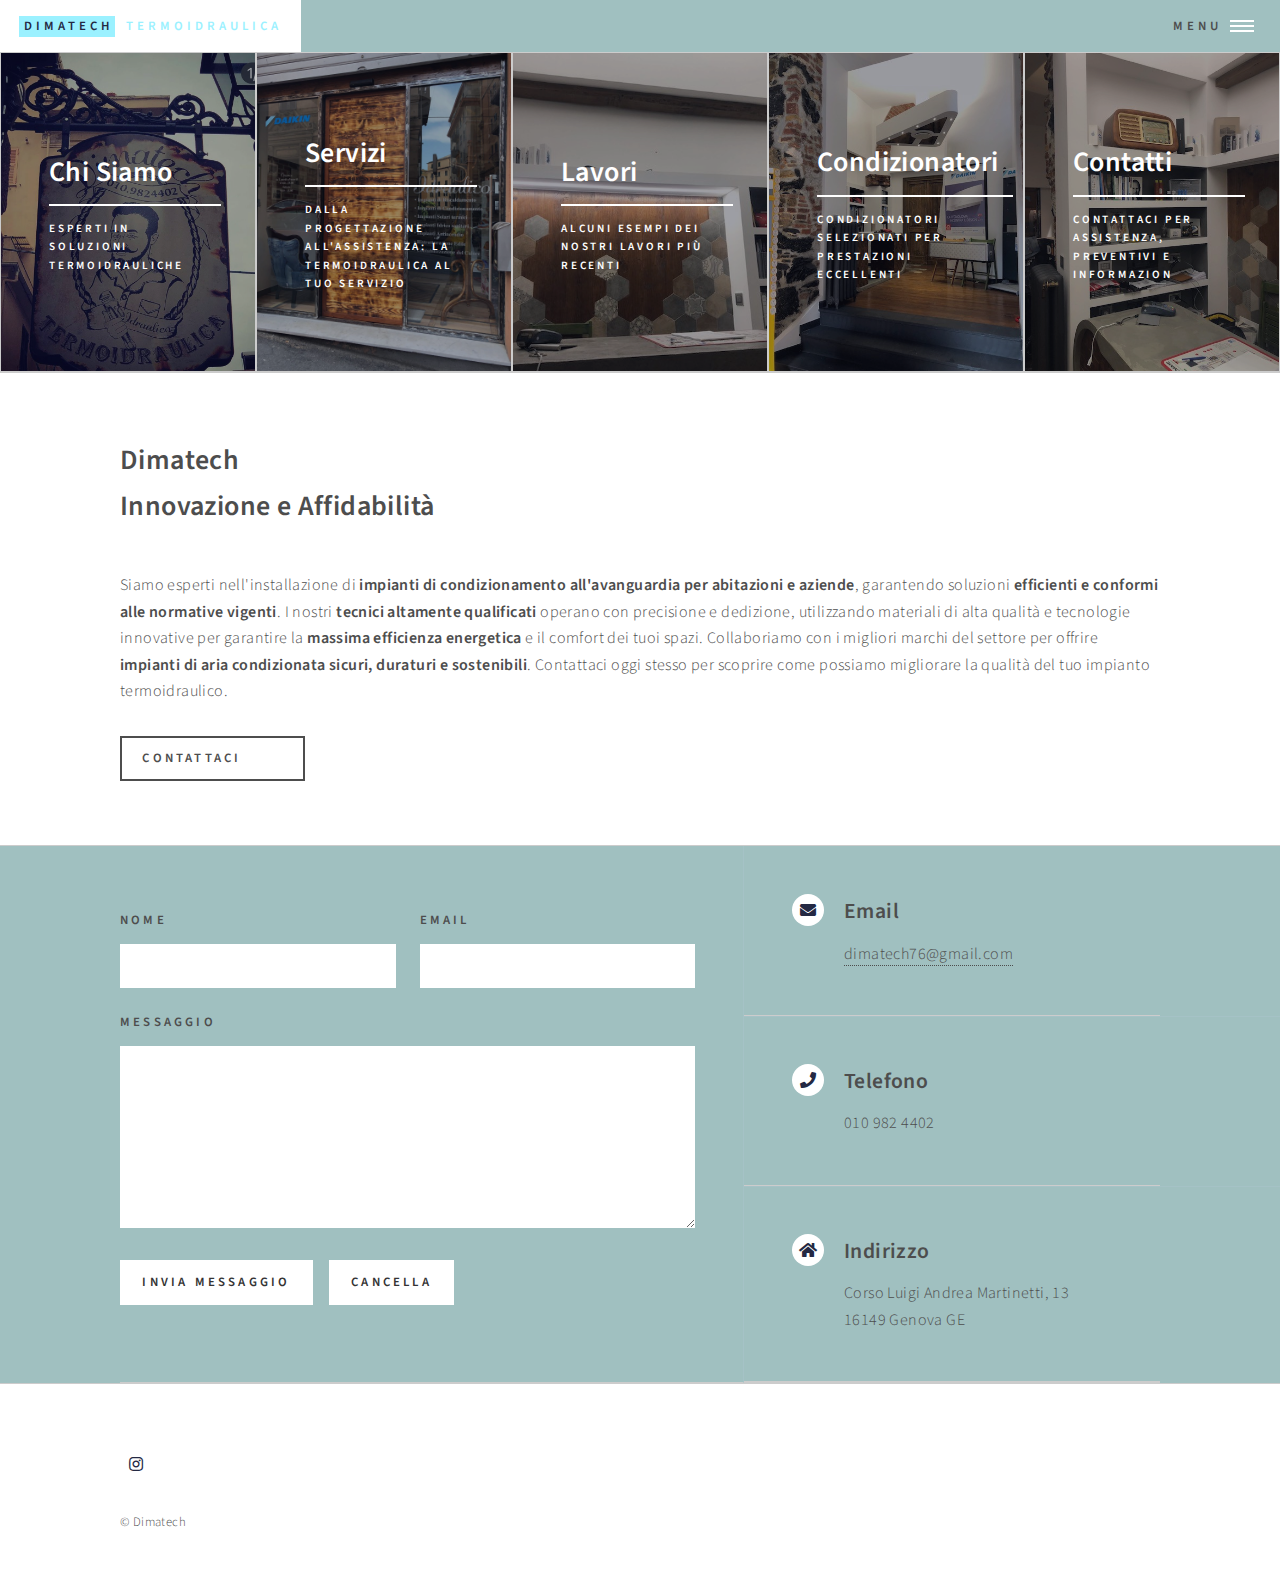
<file: index.html>
<!DOCTYPE HTML>
<!--
	Forty by HTML5 UP
	html5up.net | @ajlkn
	Free for personal and commercial use under the CCA 3.0 license (html5up.net/license)
-->
<html>
	<head>
		<title>Dimatech Termoidraulica</title>
		<meta charset="utf-8" />
		<meta name="viewport" content="width=device-width, initial-scale=1, user-scalable=no" />
		<link rel="stylesheet" href="assets/css/main.css" />
		<link rel="stylesheet" href="assets/css/dimatech.css?v1.3" />
		<noscript><link rel="stylesheet" href="assets/css/noscript.css" /></noscript>
	</head>
	<body class="is-preload">

		<!-- Wrapper -->
			<div id="wrapper">

				<!-- Header -->
					<header id="header" class="alt">
						<a href="index.html" class="logo"><strong>Dimatech</strong> <span>Termoidraulica</span></a>
						<nav>
							<a href="#menu">Menu</a>
						</nav>
					</header>

				<!-- Menu -->
					<nav id="menu">
						<ul class="links">
							<li><a href="index.html">Home</a></li>
							<li><a href="chisiamo.html">Chi Siamo</a></li>
							<li><a href="servizi.html">Servizi</a></li>
							<li><a href="condizionatori.html">Condizionatori</a></li>
							<li><a href="lavori.html">Lavori</a></li>
						</ul>
						<ul class="actions stacked">
							
						</ul>
					</nav>

				<!-- Banner  
					<section id="banner" class="major">
						<div class="inner">
							<header class="major">
								<h1>Dimatech Termoidraulica</h1>
							</header>
							<div class="content">
								<p>Progettazione, realizzazione e manutenzione d'impianti civili e industriali <strong>termoidraulici</strong></p>
								<!-- <ul class="actions">
									<li><a href="#one" class="button next scrolly">Get Started</a></li>
								</ul> 
							</div>
						</div>
					</section>
                   -->
				<!-- Main -->
					<div id="main">

						<!-- One -->
							<section id="one" class="tiles">
								<article>
									<span class="image">
										<img src="dimatech-images/00.jpg" alt="" />
									</span>
									<header class="major">
										<h3><a href="chisiamo.html" class="link">Chi Siamo</a></h3>
										<p>Esperti in Soluzioni Termoidrauliche</p>
									</header>
								</article>
								<article>
									<span class="image">
										<img src="images/ufficio/01.jpg" alt="" />
									</span>
									<header class="major">
										<h3><a href="servizi.html" class="link">Servizi</a></h3>
										<p>Dalla Progettazione all'Assistenza: La Termoidraulica al Tuo Servizio</p>
									</header>
								</article>
								<article>
									<span class="image">
										<img src="images/ufficio/12.jpg" alt="" />
									</span>
									<header class="major">
										<h3><a href="lavori.html" class="link">Lavori</a></h3>
										<p>Alcuni esempi dei nostri lavori più recenti</p>
									</header>
								</article>
								<article>
									<span class="image">
										<img src="images/ufficio/02.jpg" alt="" />
									</span>
									<header class="major">
										<h3><a href="condizionatori.html" class="link">Condizionatori</a></h3>
										<p>Condizionatori Selezionati per Prestazioni Eccellenti</p>
									</header>
								</article>
								<article >
									<span class="image">
										<img src="images/ufficio/09.jpg" alt="" />
									</span>
									<header class="major">
										<h3><a href="#contact" class="">Contatti</a></h3>
										<p>Contattaci per Assistenza, Preventivi e Informazion</p>
									</header>
								</article>
								
								
								<!-- 
								<article>
									<span class="image">
										<img src="dimatech-images/06.jpg" alt="" />
									</span>
									<header class="major">
										<h3><a href="landing.html" class="link">Etiam</a></h3>
										<p>Feugiat amet tempus</p>
									</header>
								</article>
                                -->
							</section>

						<!-- Two -->
							<section id="two">
								<div class="inner ">
									<header class="major">
										<h2>Dimatech<br>Innovazione e Affidabilità</h2>
									</header>
									<p>Siamo esperti nell'installazione di <strong>impianti di condizionamento all'avanguardia per abitazioni e aziende</strong>, garantendo soluzioni <strong>efficienti e conformi alle normative vigenti</strong>. I nostri <strong>tecnici altamente qualificati</strong> operano con precisione e dedizione, utilizzando materiali di alta qualità e tecnologie innovative per garantire la <strong>massima efficienza energetica</strong> e il comfort dei tuoi spazi. Collaboriamo con i migliori marchi del settore per offrire <strong>impianti di aria condizionata sicuri, duraturi e sostenibili</strong>. Contattaci oggi stesso per scoprire come possiamo migliorare la qualità del tuo impianto termoidraulico.
									</p>
									<ul class="actions center">
										<li><a href="#contact" class="button next">Contattaci</a></li>
									</ul>
								</div>
							</section>

					</div>

				<!-- Contact -->
					<section id="contact">
						<div class="inner">
							<section>
								<form method="post" action="#">
									<div class="fields">
										<div class="field half">
											<label for="name">Nome</label>
											<input type="text" name="name" id="name" />
										</div>
										<div class="field half">
											<label for="email">Email</label>
											<input type="text" name="email" id="email" />
										</div>
										<div class="field">
											<label for="message">Messaggio</label>
											<textarea name="message" id="message" rows="6"></textarea>
										</div>
									</div>
									<ul class="actions">
										<li><input type="submit" value="Invia Messaggio" class="primary" /></li>
										<li><input type="reset" value="Cancella" /></li>
									</ul>
								</form>
							</section>
							<section class="split">
								<section>
									<div class="contact-method">
										<span class="icon solid alt fa-envelope"></span>
										<h3>Email</h3>
										<a href="#">dimatech76@gmail.com</a>
									</div>
								</section>
								<section>
									<div class="contact-method">
										<span class="icon solid alt fa-phone"></span>
										<h3>Telefono</h3>
										<span>010 982 4402</span>
									</div>
								</section>
								<section>
									<div class="contact-method">
										<span class="icon solid alt fa-home"></span>
										<h3>Indirizzo</h3>
										<span>Corso Luigi Andrea Martinetti, 13<br />
											16149 Genova GE<br />
										</span>
									</div>
								</section>
							</section>
						</div>
					</section>
	
				<!-- Footer -->
					<footer id="footer">
						<div class="inner">
							<ul class="icons">
							
								<li><a href="https://www.instagram.com/dimatech76/" class="icon brands alt fa-instagram"><span class="label">Instagram</span></a></li>
							</ul>
							<ul class="copyright">
								<li>&copy; Dimatech</li></li>
							</ul>
						</div>
					</footer>

			</div>

		<!-- Scripts -->
			<script src="assets/js/jquery.min.js"></script>
			<script src="assets/js/jquery.scrolly.min.js"></script>
			<script src="assets/js/jquery.scrollex.min.js"></script>
			<script src="assets/js/browser.min.js"></script>
			<script src="assets/js/breakpoints.min.js"></script>
			<script src="assets/js/util.js"></script>
			<script src="assets/js/main.js"></script>

	</body>
</html>
</file>
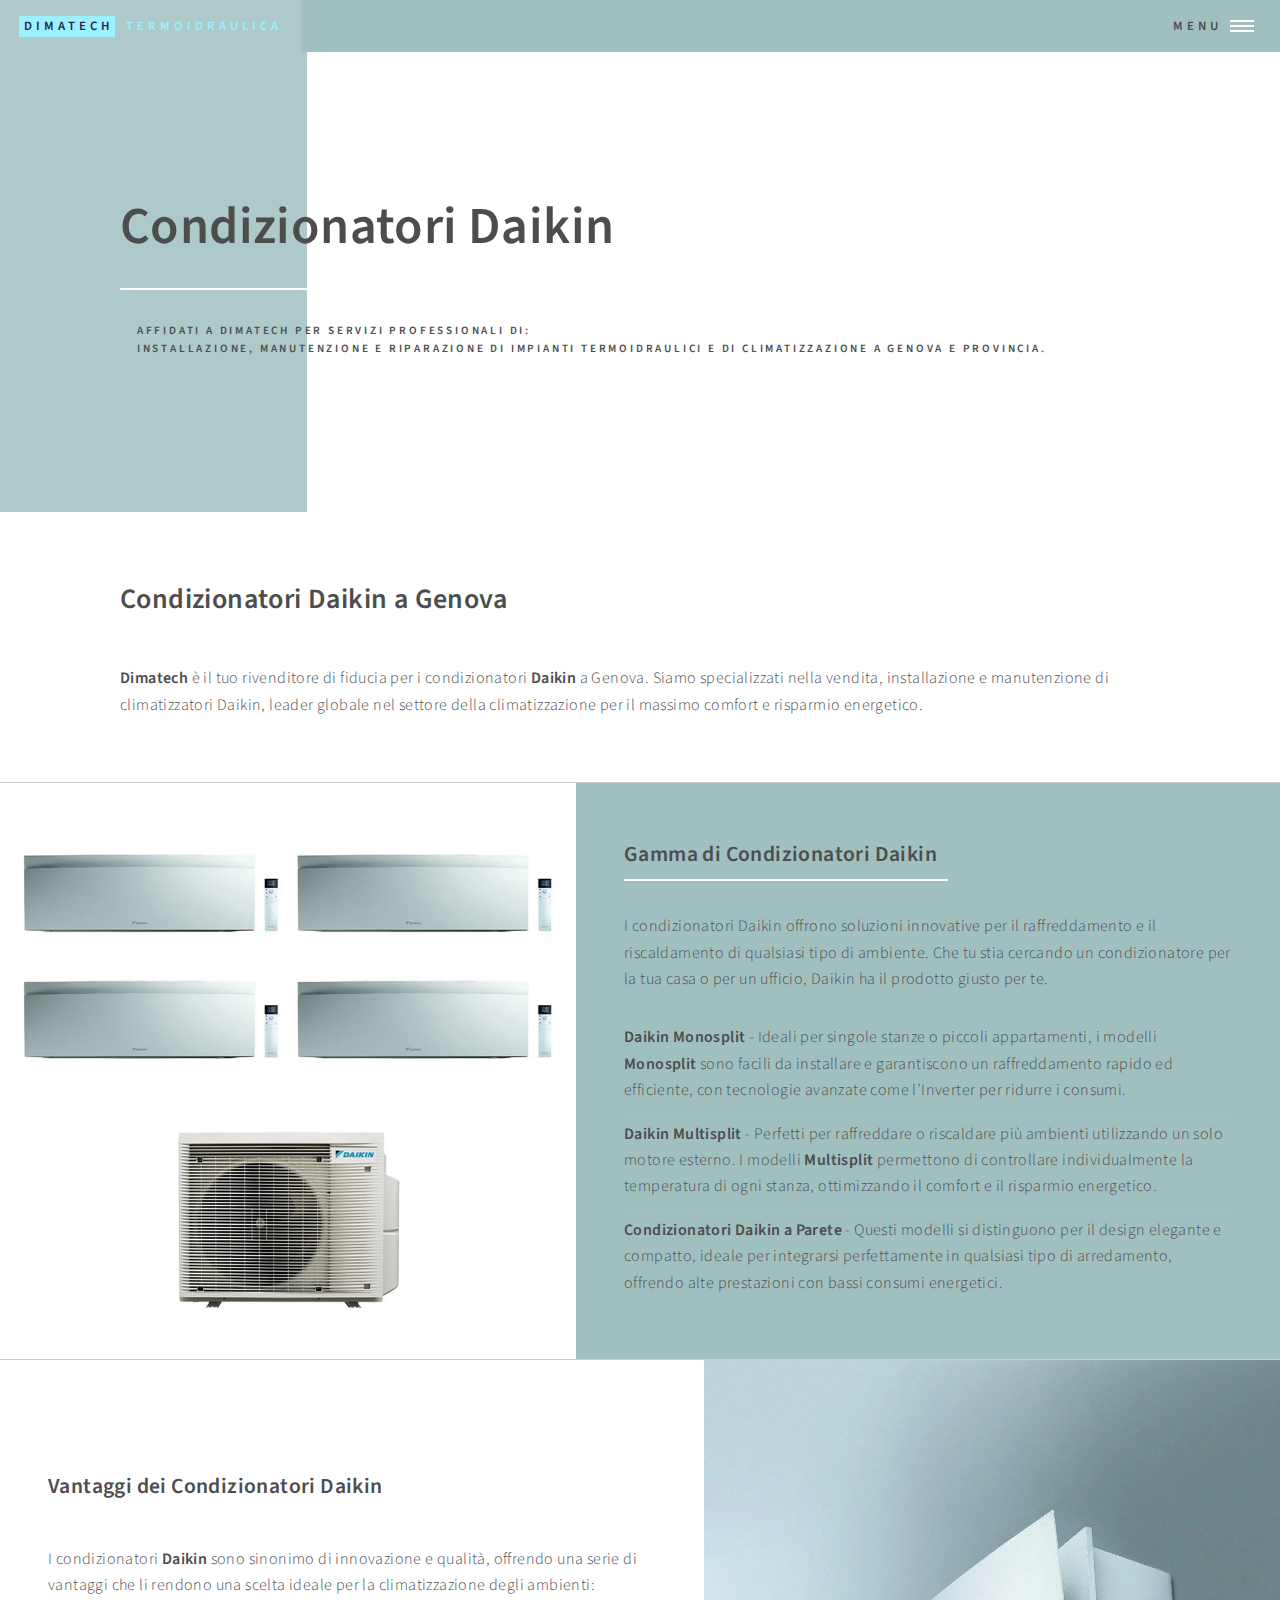
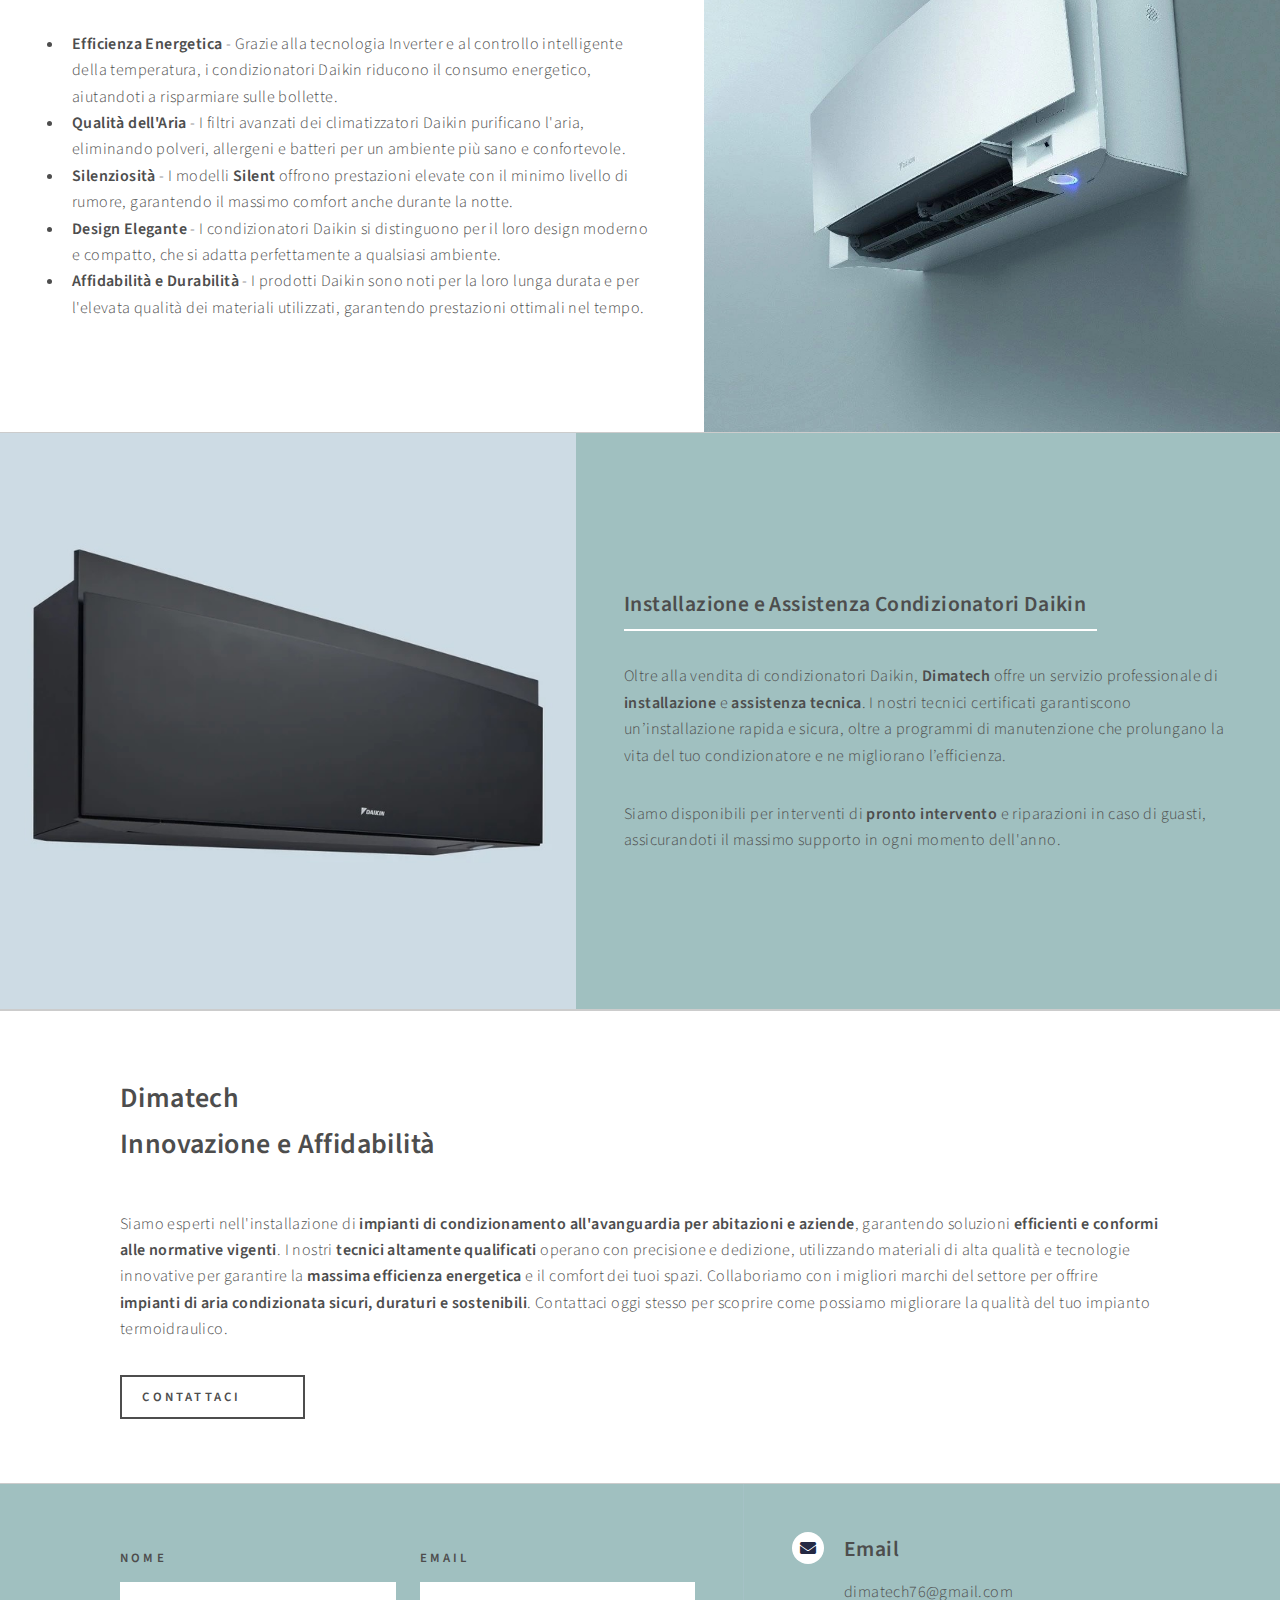
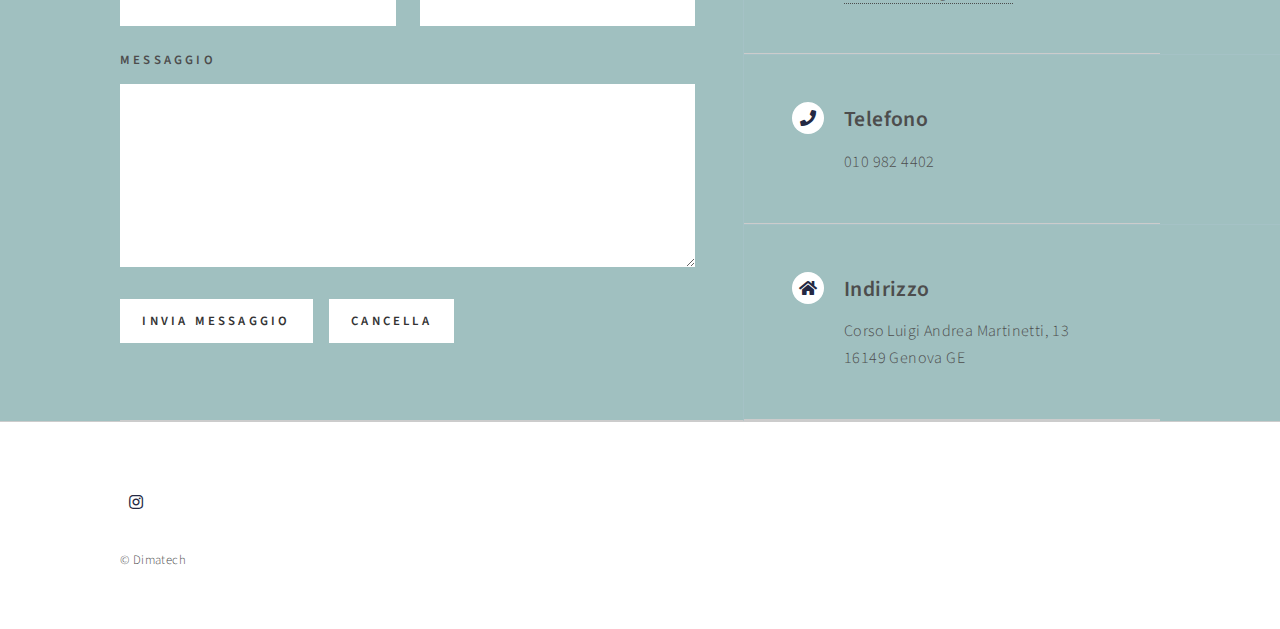
<file: condizionatori.html>
<!DOCTYPE HTML>
<!--
	Forty by HTML5 UP
	html5up.net | @ajlkn
	Free for personal and commercial use under the CCA 3.0 license (html5up.net/license)
-->
<html>
	<head>
		<title>Dimatech Termoidraulica</title>
		<meta charset="utf-8" />
		<meta name="viewport" content="width=device-width, initial-scale=1, user-scalable=no" />
		<link rel="stylesheet" href="assets/css/main.css" />
		<link rel="stylesheet" href="assets/css/dimatech.css?v1.3" />
		<noscript><link rel="stylesheet" href="assets/css/noscript.css" /></noscript>
	</head>
	<body class="is-preload">

		<!-- Wrapper -->
			<div id="wrapper">

				<!-- Header -->
				<!-- Note: The "styleN" class below should match that of the banner element. -->
				<header id="header" class="alt">
					<a href="index.html" class="logo"><strong>Dimatech</strong> <span>Termoidraulica</span></a>
					<nav>
						<a href="#menu">Menu</a>
					</nav>
				</header>

			<!-- Menu -->
				<nav id="menu">
					<ul class="links">
						<li><a href="index.html">Home</a></li>
						<li><a href="chisiamo.html">Chi Siamo</a></li>
						<li><a href="servizi.html">Servizi</a></li>
						<li><a href="condizionatori.html">Condizionatori</a></li>
						<li><a href="lavori.html">Lavori</a></li>
					</ul>
					<ul class="actions stacked">
						
					</ul>
				</nav>

				<!-- Banner -->
				<!-- Note: The "styleN" class below should match that of the header element. -->
					<section id="banner" class="style2">
						<div class="inner">
							<span class="image">
								<img src="images/pic07.jpg" alt="" />
							</span>
							<header class="major">
								<h1>Condizionatori Daikin</h1>
							</header>
							<div class="content">
								<p><p>Affidati a <strong>Dimatech</strong> per servizi professionali di:<br> installazione, manutenzione e riparazione di impianti termoidraulici e di climatizzazione a Genova e provincia.</p>
							</div>
						</div>
					</section>

				<!-- Main -->
					<div id="main">

						<!-- One -->
							<section id="one">
								<div class="inner">
									<header class="major">
										<h2>Condizionatori Daikin a Genova</h2>
									</header>
									<p><p><strong>Dimatech</strong> è il tuo rivenditore di fiducia per i condizionatori <strong>Daikin</strong> a Genova. Siamo specializzati nella vendita, installazione e manutenzione di climatizzatori Daikin, leader globale nel settore della climatizzazione per il massimo comfort e risparmio energetico.</p></p>
								</div>
							</section>
						<!-- Two -->
							<section id="two" class="spotlights">
								<section>
									<a href="" class="image">
										<img src="dimatech-images/40.jpg" alt="" data-position="center center" />
									</a>
									<div class="content">
										<div class="inner">
											<header class="major">
												<h3>Gamma di Condizionatori Daikin</h3>
											</header>
											<p>I condizionatori Daikin offrono soluzioni innovative per il raffreddamento e il riscaldamento di qualsiasi tipo di ambiente. Che tu stia cercando un condizionatore per la tua casa o per un ufficio, Daikin ha il prodotto giusto per te.</p>
											<ul class="alt">
												<li>
													<strong>Daikin Monosplit</strong> - Ideali per singole stanze o piccoli appartamenti, i modelli <strong>Monosplit</strong> sono facili da installare e garantiscono un raffreddamento rapido ed efficiente, con tecnologie avanzate come l’Inverter per ridurre i consumi.
												</li>
												<li>
													<strong>Daikin Multisplit</strong> - Perfetti per raffreddare o riscaldare più ambienti utilizzando un solo motore esterno. I modelli <strong>Multisplit</strong> permettono di controllare individualmente la temperatura di ogni stanza, ottimizzando il comfort e il risparmio energetico.
												</li>
												<li>
													<strong>Condizionatori Daikin a Parete</strong> - Questi modelli si distinguono per il design elegante e compatto, ideale per integrarsi perfettamente in qualsiasi tipo di arredamento, offrendo alte prestazioni con bassi consumi energetici.
												</li>
											</ul>
										</div>
									</div>
								</section>
								<section>
									<a href="" class="image">
										<img src="dimatech-images/41.jpg" alt="" data-position="top center" />
									</a>
									<div class="content">
										<div class="inner">
											<header class="major">
												<h3>Vantaggi dei Condizionatori Daikin</h3>
											</header>
											<p>I condizionatori <strong>Daikin</strong> sono sinonimo di innovazione e qualità, offrendo una serie di vantaggi che li rendono una scelta ideale per la climatizzazione degli ambienti:</p>
											<ul>
												<li><strong>Efficienza Energetica</strong> - Grazie alla tecnologia Inverter e al controllo intelligente della temperatura, i condizionatori Daikin riducono il consumo energetico, aiutandoti a risparmiare sulle bollette.</li>
												<li><strong>Qualità dell'Aria</strong> - I filtri avanzati dei climatizzatori Daikin purificano l'aria, eliminando polveri, allergeni e batteri per un ambiente più sano e confortevole.</li>
												<li><strong>Silenziosità</strong> - I modelli <strong>Silent</strong> offrono prestazioni elevate con il minimo livello di rumore, garantendo il massimo comfort anche durante la notte.</li>
												<li><strong>Design Elegante</strong> - I condizionatori Daikin si distinguono per il loro design moderno e compatto, che si adatta perfettamente a qualsiasi ambiente.</li>
												<li><strong>Affidabilità e Durabilità</strong> - I prodotti Daikin sono noti per la loro lunga durata e per l'elevata qualità dei materiali utilizzati, garantendo prestazioni ottimali nel tempo.</li>
											</ul>
										</div>
									</div>
								</section>
								<section>
									<a href="" class="image">
										<img src="dimatech-images/42.jpg"" alt="" data-position="25% 25%" />
									</a>
									<div class="content">
										<div class="inner">
											<header class="major">
												<h3>Installazione e Assistenza Condizionatori Daikin</h3>
											</header>
											<p>Oltre alla vendita di condizionatori Daikin, <strong>Dimatech</strong> offre un servizio professionale di <strong>installazione</strong> e <strong>assistenza tecnica</strong>. I nostri tecnici certificati garantiscono un’installazione rapida e sicura, oltre a programmi di manutenzione che prolungano la vita del tuo condizionatore e ne migliorano l’efficienza.</p>
            								<p>Siamo disponibili per interventi di <strong>pronto intervento</strong> e riparazioni in caso di guasti, assicurandoti il massimo supporto in ogni momento dell'anno.</p>
										</div>
									</div>
								</section>
							</section>

						<!-- Three -->
						<section id="three">
							<div class="inner">
								<header class="major">
									<h2>Dimatech<br>Innovazione e Affidabilità</h2>
								</header>
								<p>Siamo esperti nell'installazione di <strong>impianti di condizionamento all'avanguardia per abitazioni e aziende</strong>, garantendo soluzioni <strong>efficienti e conformi alle normative vigenti</strong>. I nostri <strong>tecnici altamente qualificati</strong> operano con precisione e dedizione, utilizzando materiali di alta qualità e tecnologie innovative per garantire la <strong>massima efficienza energetica</strong> e il comfort dei tuoi spazi. Collaboriamo con i migliori marchi del settore per offrire <strong>impianti di aria condizionata sicuri, duraturi e sostenibili</strong>. Contattaci oggi stesso per scoprire come possiamo migliorare la qualità del tuo impianto termoidraulico.
								</p>
								<ul class="actions center">
									<li><a href="#contact" class="button next">Contattaci</a></li>
								</ul>
							</div>
						</section>

					</div>

				<!-- Contact -->
				<section id="contact">
					<div class="inner">
						<section>
							<form method="post" action="#">
								<div class="fields">
									<div class="field half">
										<label for="name">Nome</label>
										<input type="text" name="name" id="name" />
									</div>
									<div class="field half">
										<label for="email">Email</label>
										<input type="text" name="email" id="email" />
									</div>
									<div class="field">
										<label for="message">Messaggio</label>
										<textarea name="message" id="message" rows="6"></textarea>
									</div>
								</div>
								<ul class="actions">
									<li><input type="submit" value="Invia Messaggio" class="primary" /></li>
									<li><input type="reset" value="Cancella" /></li>
								</ul>
							</form>
						</section>
						<section class="split">
							<section>
								<div class="contact-method">
									<span class="icon solid alt fa-envelope"></span>
									<h3>Email</h3>
									<a href="#">dimatech76@gmail.com</a>
								</div>
							</section>
							<section>
								<div class="contact-method">
									<span class="icon solid alt fa-phone"></span>
									<h3>Telefono</h3>
									<span>010 982 4402</span>
								</div>
							</section>
							<section>
								<div class="contact-method">
									<span class="icon solid alt fa-home"></span>
									<h3>Indirizzo</h3>
									<span>Corso Luigi Andrea Martinetti, 13<br />
										16149 Genova GE<br />
									</span>
								</div>
							</section>
						</section>
					</div>
				</section>

			<!-- Footer -->
				<footer id="footer">
					<div class="inner">
						<ul class="icons">
						
							<li><a href="https://www.instagram.com/dimatech76/" class="icon brands alt fa-instagram"><span class="label">Instagram</span></a></li>
						</ul>
						<ul class="copyright">
							<li>&copy; Dimatech</li></li>
						</ul>
					</div>
				</footer>

		</div>

		<!-- Scripts -->
			<script src="assets/js/jquery.min.js"></script>
			<script src="assets/js/jquery.scrolly.min.js"></script>
			<script src="assets/js/jquery.scrollex.min.js"></script>
			<script src="assets/js/browser.min.js"></script>
			<script src="assets/js/breakpoints.min.js"></script>
			<script src="assets/js/util.js"></script>
			<script src="assets/js/main.js"></script>

	</body>
</html>
</file>
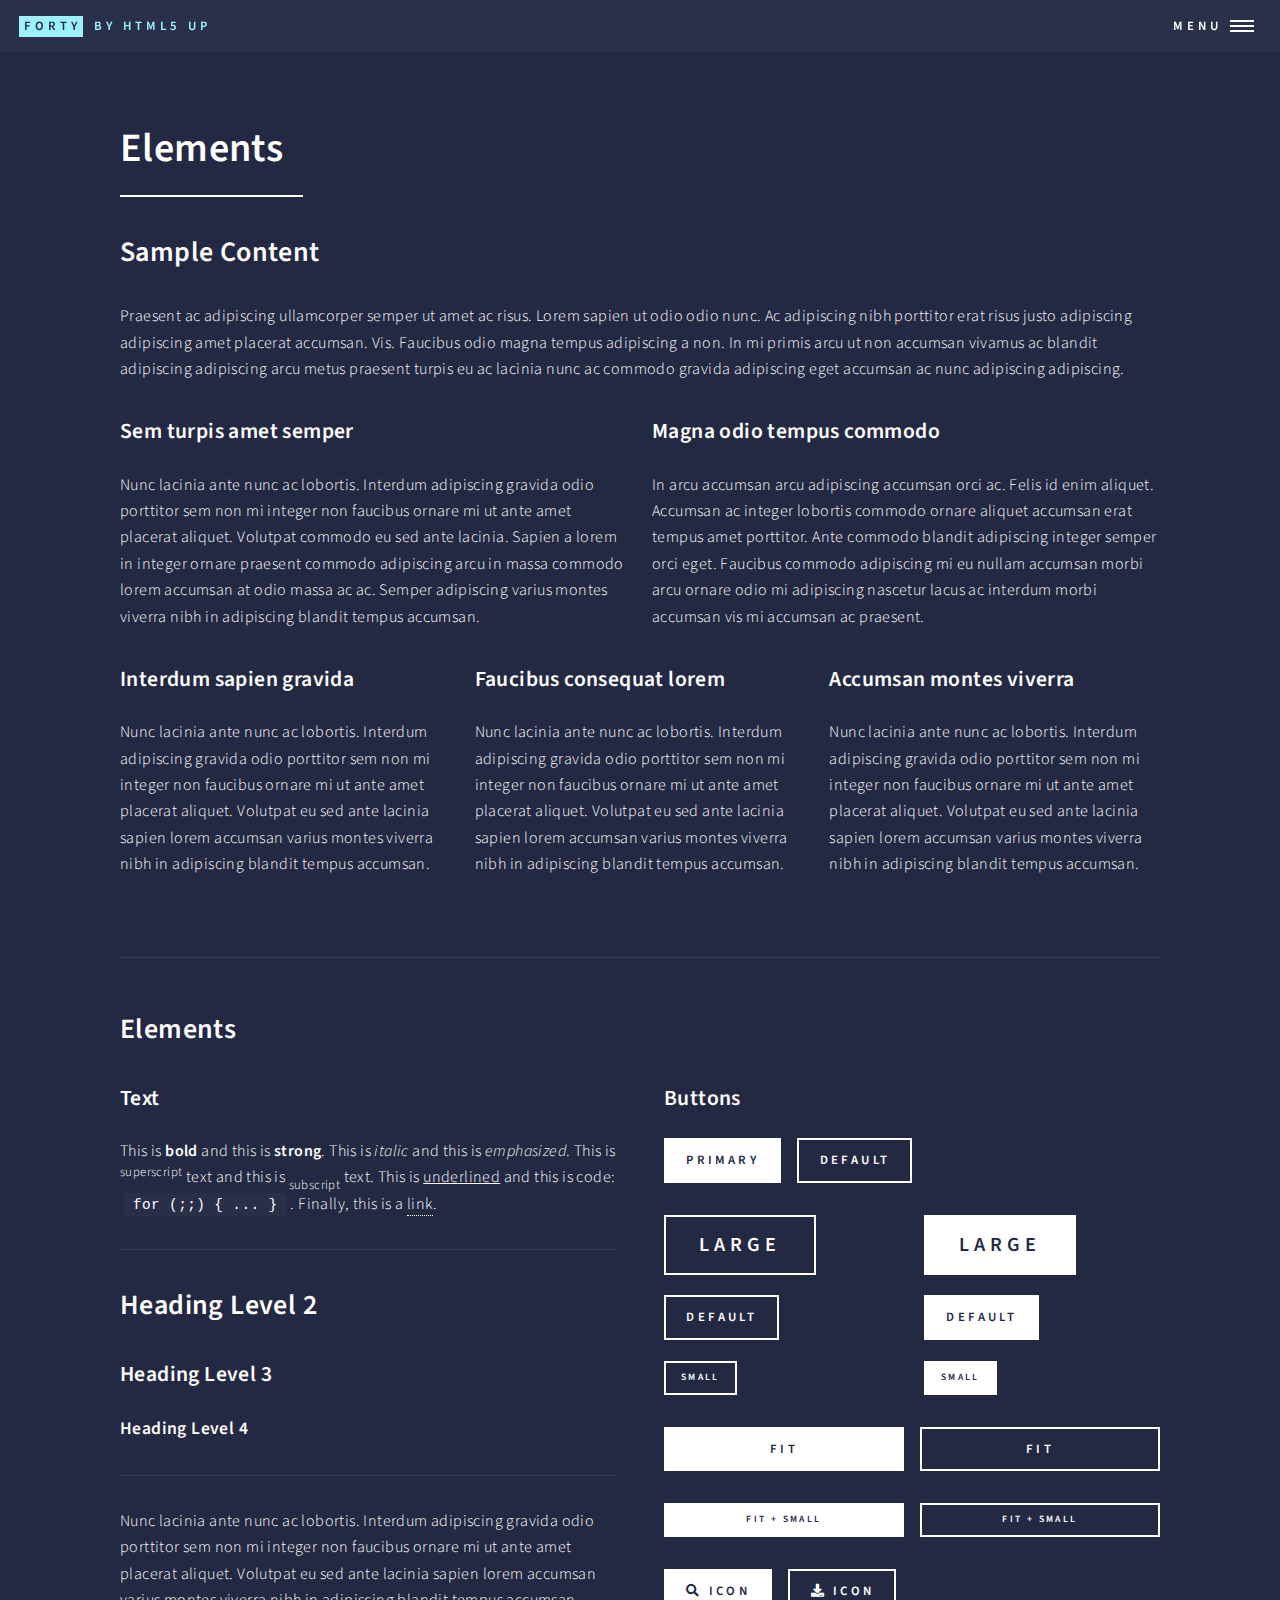
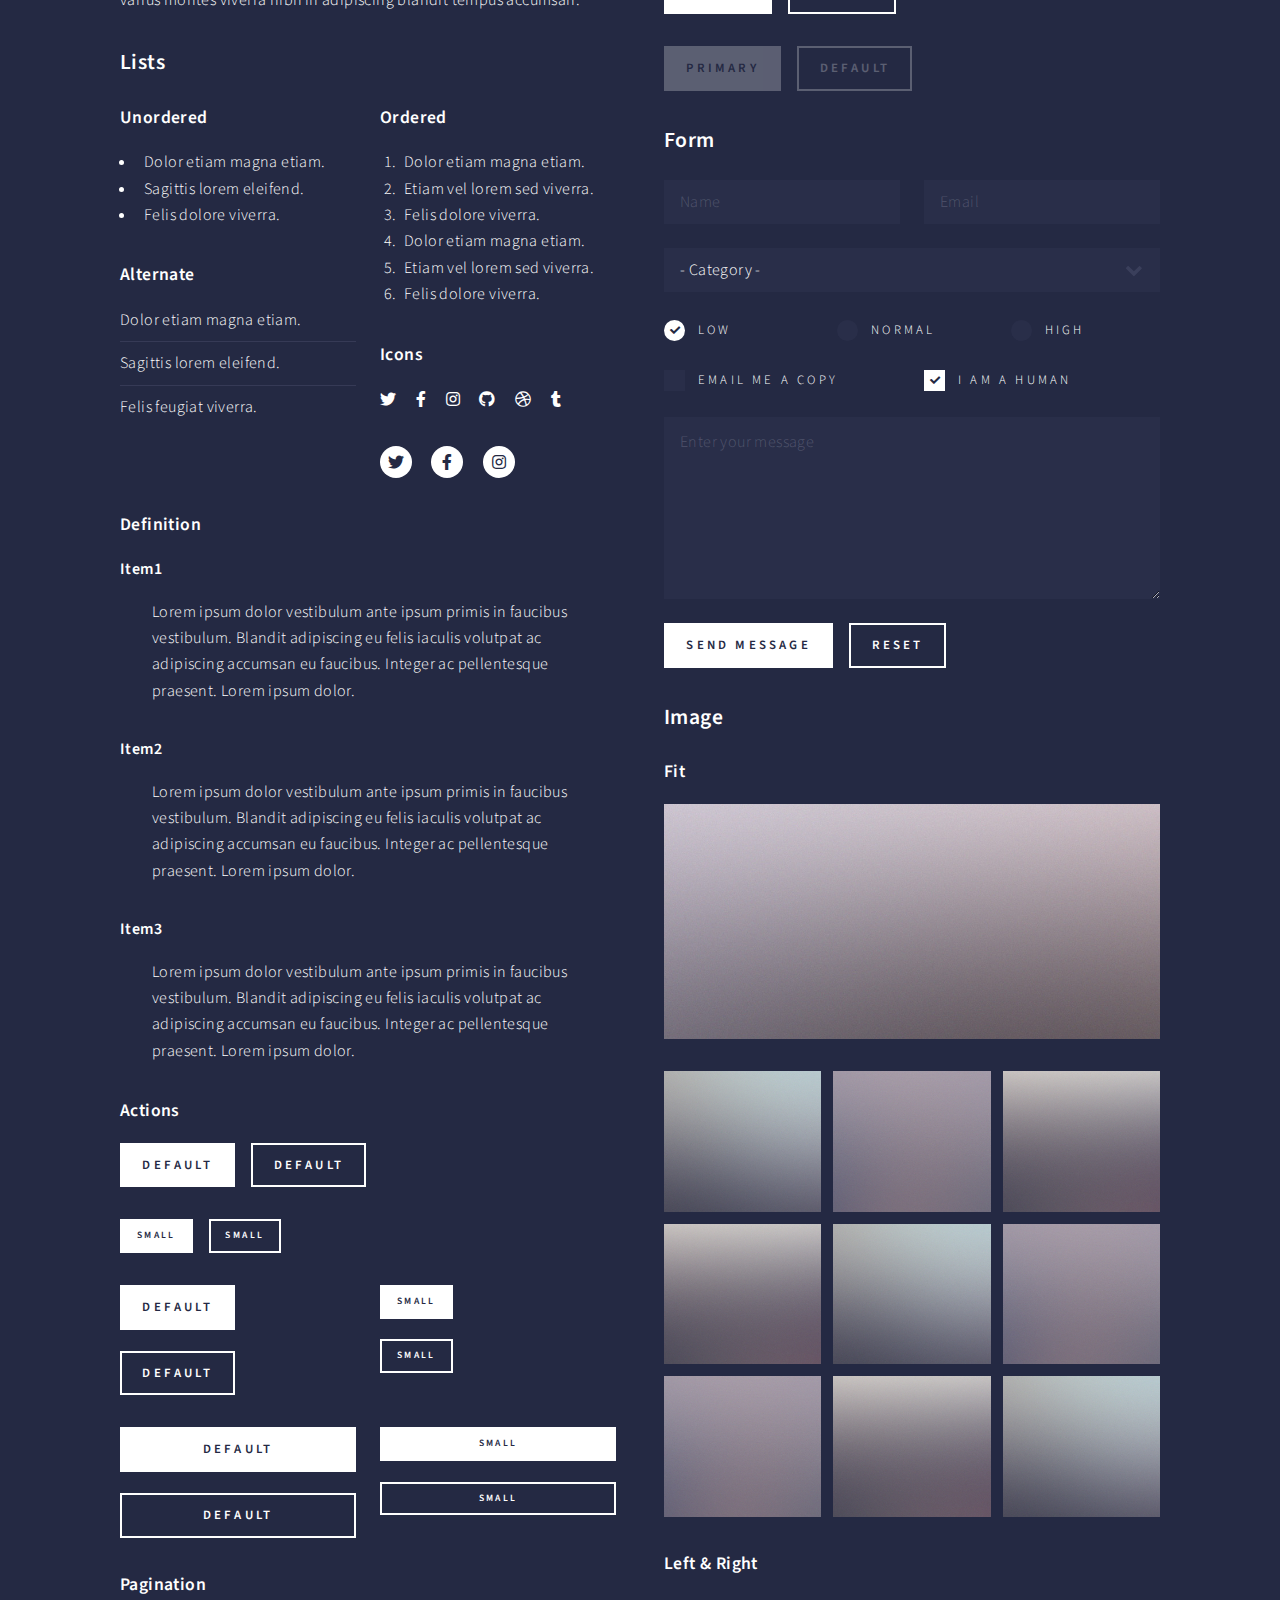
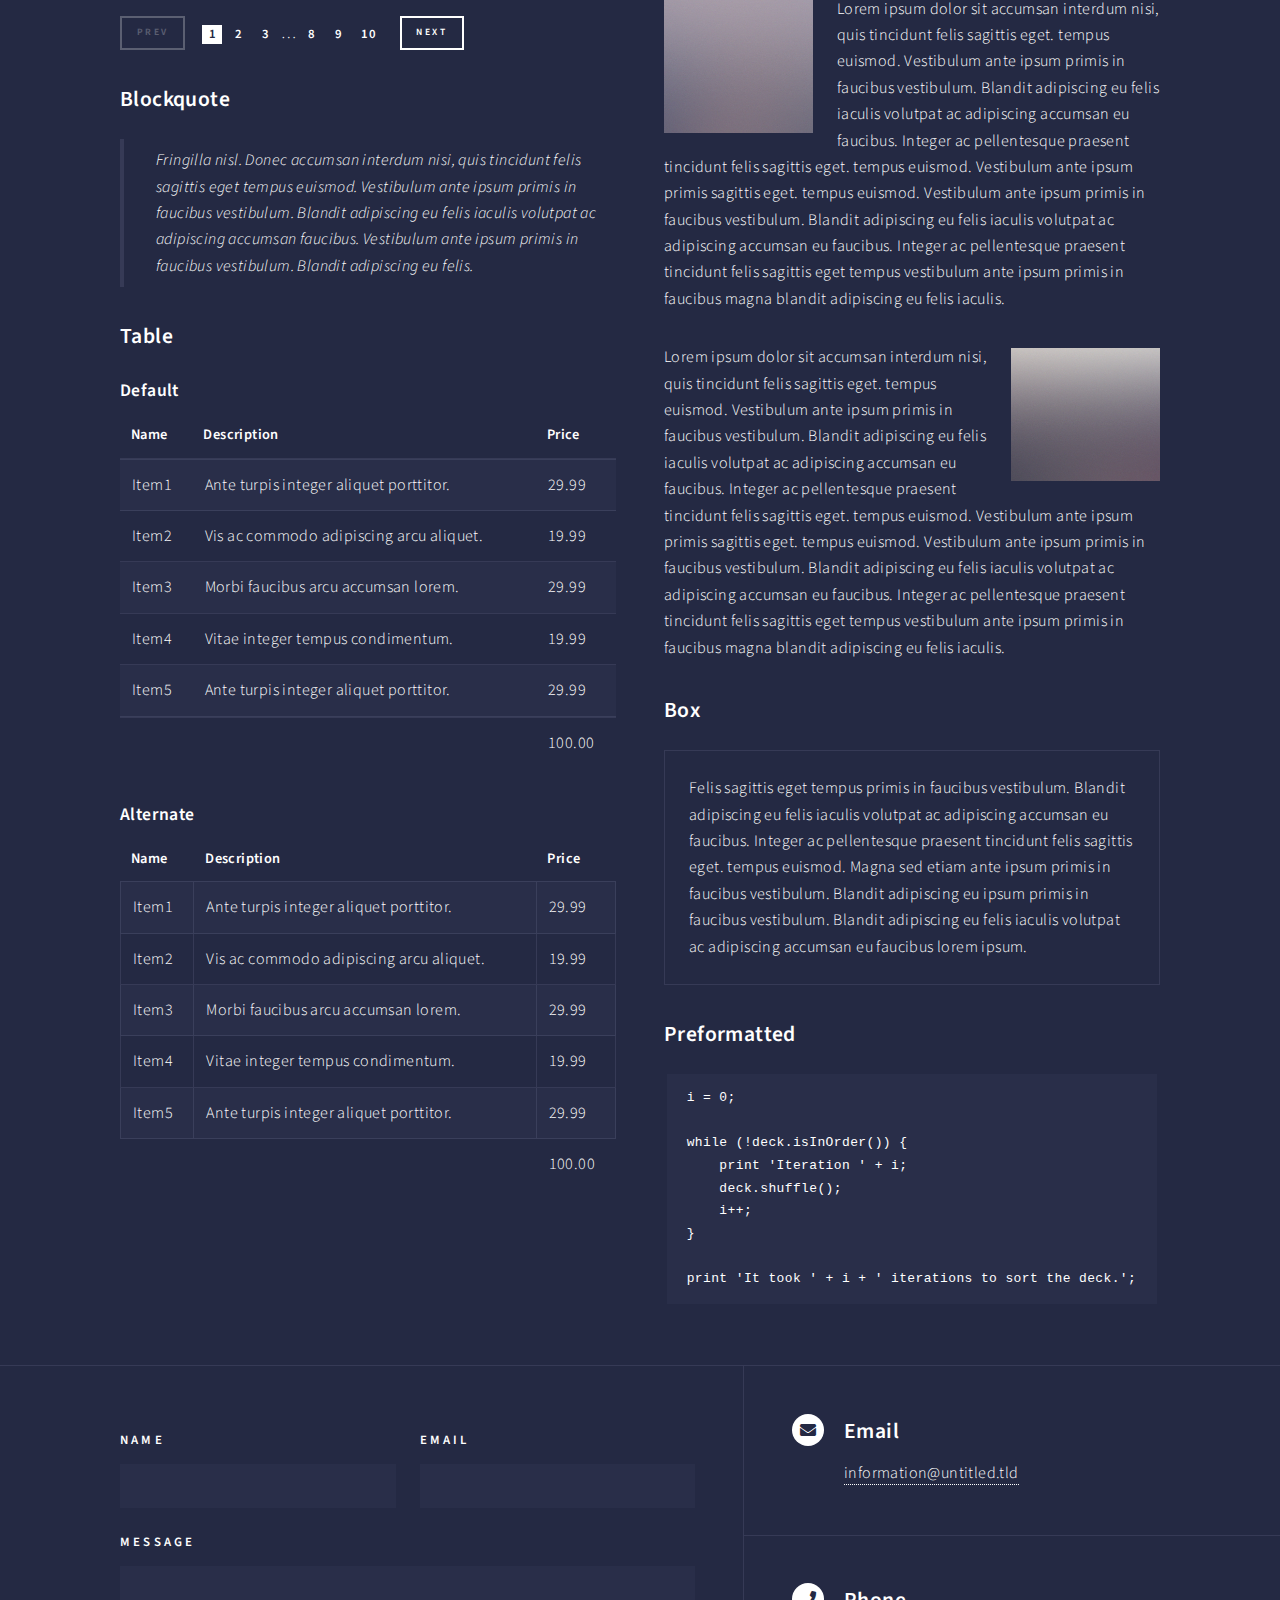
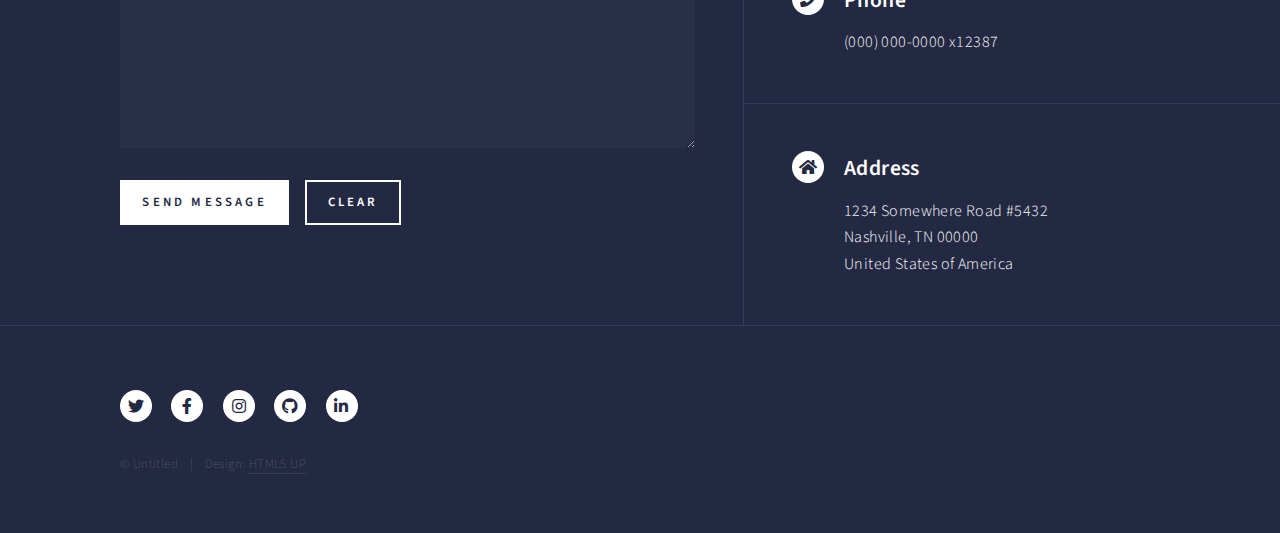
<file: elements.html>
<!DOCTYPE HTML>
<!--
	Forty by HTML5 UP
	html5up.net | @ajlkn
	Free for personal and commercial use under the CCA 3.0 license (html5up.net/license)
-->
<html>
	<head>
		<title>Elements - Forty by HTML5 UP</title>
		<meta charset="utf-8" />
		<meta name="viewport" content="width=device-width, initial-scale=1, user-scalable=no" />
		<link rel="stylesheet" href="assets/css/main.css" />
		<noscript><link rel="stylesheet" href="assets/css/noscript.css" /></noscript>
	</head>
	<body class="is-preload">

		<!-- Wrapper -->
			<div id="wrapper">

				<!-- Header -->
					<header id="header">
						<a href="index.html" class="logo"><strong>Forty</strong> <span>by HTML5 UP</span></a>
						<nav>
							<a href="#menu">Menu</a>
						</nav>
					</header>

				<!-- Menu -->
					<nav id="menu">
						<ul class="links">
							<li><a href="index.html">Home</a></li>
							<li><a href="landing.html">Landing</a></li>
							<li><a href="generic.html">Generic</a></li>
							<li><a href="elements.html">Elements</a></li>
						</ul>
						<ul class="actions stacked">
							<li><a href="#" class="button primary fit">Get Started</a></li>
							<li><a href="#" class="button fit">Log In</a></li>
						</ul>
					</nav>

				<!-- Main -->
					<div id="main" class="alt">

						<!-- One -->
							<section id="one">
								<div class="inner">
									<header class="major">
										<h1>Elements</h1>
									</header>

									<!-- Content -->
										<h2 id="content">Sample Content</h2>
										<p>Praesent ac adipiscing ullamcorper semper ut amet ac risus. Lorem sapien ut odio odio nunc. Ac adipiscing nibh porttitor erat risus justo adipiscing adipiscing amet placerat accumsan. Vis. Faucibus odio magna tempus adipiscing a non. In mi primis arcu ut non accumsan vivamus ac blandit adipiscing adipiscing arcu metus praesent turpis eu ac lacinia nunc ac commodo gravida adipiscing eget accumsan ac nunc adipiscing adipiscing.</p>
										<div class="row">
											<div class="col-6 col-12-small">
												<h3>Sem turpis amet semper</h3>
												<p>Nunc lacinia ante nunc ac lobortis. Interdum adipiscing gravida odio porttitor sem non mi integer non faucibus ornare mi ut ante amet placerat aliquet. Volutpat commodo eu sed ante lacinia. Sapien a lorem in integer ornare praesent commodo adipiscing arcu in massa commodo lorem accumsan at odio massa ac ac. Semper adipiscing varius montes viverra nibh in adipiscing blandit tempus accumsan.</p>
											</div>
											<div class="col-6 col-12-small">
												<h3>Magna odio tempus commodo</h3>
												<p>In arcu accumsan arcu adipiscing accumsan orci ac. Felis id enim aliquet. Accumsan ac integer lobortis commodo ornare aliquet accumsan erat tempus amet porttitor. Ante commodo blandit adipiscing integer semper orci eget. Faucibus commodo adipiscing mi eu nullam accumsan morbi arcu ornare odio mi adipiscing nascetur lacus ac interdum morbi accumsan vis mi accumsan ac praesent.</p>
											</div>
											<!-- Break -->
											<div class="col-4 col-12-medium">
												<h3>Interdum sapien gravida</h3>
												<p>Nunc lacinia ante nunc ac lobortis. Interdum adipiscing gravida odio porttitor sem non mi integer non faucibus ornare mi ut ante amet placerat aliquet. Volutpat eu sed ante lacinia sapien lorem accumsan varius montes viverra nibh in adipiscing blandit tempus accumsan.</p>
											</div>
											<div class="col-4 col-12-medium">
												<h3>Faucibus consequat lorem</h3>
												<p>Nunc lacinia ante nunc ac lobortis. Interdum adipiscing gravida odio porttitor sem non mi integer non faucibus ornare mi ut ante amet placerat aliquet. Volutpat eu sed ante lacinia sapien lorem accumsan varius montes viverra nibh in adipiscing blandit tempus accumsan.</p>
											</div>
											<div class="col-4 col-12-medium">
												<h3>Accumsan montes viverra</h3>
												<p>Nunc lacinia ante nunc ac lobortis. Interdum adipiscing gravida odio porttitor sem non mi integer non faucibus ornare mi ut ante amet placerat aliquet. Volutpat eu sed ante lacinia sapien lorem accumsan varius montes viverra nibh in adipiscing blandit tempus accumsan.</p>
											</div>
										</div>

									<hr class="major" />

									<!-- Elements -->
										<h2 id="elements">Elements</h2>
										<div class="row gtr-200">
											<div class="col-6 col-12-medium">

												<!-- Text stuff -->
													<h3>Text</h3>
													<p>This is <b>bold</b> and this is <strong>strong</strong>. This is <i>italic</i> and this is <em>emphasized</em>.
													This is <sup>superscript</sup> text and this is <sub>subscript</sub> text.
													This is <u>underlined</u> and this is code: <code>for (;;) { ... }</code>.
													Finally, this is a <a href="#">link</a>.</p>
													<hr />
													<h2>Heading Level 2</h2>
													<h3>Heading Level 3</h3>
													<h4>Heading Level 4</h4>
													<hr />
													<p>Nunc lacinia ante nunc ac lobortis. Interdum adipiscing gravida odio porttitor sem non mi integer non faucibus ornare mi ut ante amet placerat aliquet. Volutpat eu sed ante lacinia sapien lorem accumsan varius montes viverra nibh in adipiscing blandit tempus accumsan.</p>

												<!-- Lists -->
													<h3>Lists</h3>
													<div class="row">
														<div class="col-6 col-12-small">

															<h4>Unordered</h4>
															<ul>
																<li>Dolor etiam magna etiam.</li>
																<li>Sagittis lorem eleifend.</li>
																<li>Felis dolore viverra.</li>
															</ul>

															<h4>Alternate</h4>
															<ul class="alt">
																<li>Dolor etiam magna etiam.</li>
																<li>Sagittis lorem eleifend.</li>
																<li>Felis feugiat viverra.</li>
															</ul>

														</div>
														<div class="col-6 col-12-small">

															<h4>Ordered</h4>
															<ol>
																<li>Dolor etiam magna etiam.</li>
																<li>Etiam vel lorem sed viverra.</li>
																<li>Felis dolore viverra.</li>
																<li>Dolor etiam magna etiam.</li>
																<li>Etiam vel lorem sed viverra.</li>
																<li>Felis dolore viverra.</li>
															</ol>

															<h4>Icons</h4>
															<ul class="icons">
																<li><a href="#" class="icon brands fa-twitter"><span class="label">Twitter</span></a></li>
																<li><a href="#" class="icon brands fa-facebook-f"><span class="label">Facebook</span></a></li>
																<li><a href="#" class="icon brands fa-instagram"><span class="label">Instagram</span></a></li>
																<li><a href="#" class="icon brands fa-github"><span class="label">Github</span></a></li>
																<li><a href="#" class="icon brands fa-dribbble"><span class="label">Dribbble</span></a></li>
																<li><a href="#" class="icon brands fa-tumblr"><span class="label">Tumblr</span></a></li>
															</ul>
															<ul class="icons">
																<li><a href="#" class="icon brands alt fa-twitter"><span class="label">Twitter</span></a></li>
																<li><a href="#" class="icon brands alt fa-facebook-f"><span class="label">Facebook</span></a></li>
																<li><a href="#" class="icon brands alt fa-instagram"><span class="label">Instagram</span></a></li>
															</ul>

														</div>
													</div>
													<h4>Definition</h4>
													<dl>
														<dt>Item1</dt>
														<dd>
															<p>Lorem ipsum dolor vestibulum ante ipsum primis in faucibus vestibulum. Blandit adipiscing eu felis iaculis volutpat ac adipiscing accumsan eu faucibus. Integer ac pellentesque praesent. Lorem ipsum dolor.</p>
														</dd>
														<dt>Item2</dt>
														<dd>
															<p>Lorem ipsum dolor vestibulum ante ipsum primis in faucibus vestibulum. Blandit adipiscing eu felis iaculis volutpat ac adipiscing accumsan eu faucibus. Integer ac pellentesque praesent. Lorem ipsum dolor.</p>
														</dd>
														<dt>Item3</dt>
														<dd>
															<p>Lorem ipsum dolor vestibulum ante ipsum primis in faucibus vestibulum. Blandit adipiscing eu felis iaculis volutpat ac adipiscing accumsan eu faucibus. Integer ac pellentesque praesent. Lorem ipsum dolor.</p>
														</dd>
													</dl>

													<h4>Actions</h4>
													<ul class="actions">
														<li><a href="#" class="button primary">Default</a></li>
														<li><a href="#" class="button">Default</a></li>
													</ul>
													<ul class="actions small">
														<li><a href="#" class="button primary small">Small</a></li>
														<li><a href="#" class="button small">Small</a></li>
													</ul>
													<div class="row">
														<div class="col-6 col-12-small">
															<ul class="actions stacked">
																<li><a href="#" class="button primary">Default</a></li>
																<li><a href="#" class="button">Default</a></li>
															</ul>
														</div>
														<div class="col-6 col-12-small">
															<ul class="actions stacked">
																<li><a href="#" class="button primary small">Small</a></li>
																<li><a href="#" class="button small">Small</a></li>
															</ul>
														</div>
														<div class="col-6 col-12-small">
															<ul class="actions stacked">
																<li><a href="#" class="button primary fit">Default</a></li>
																<li><a href="#" class="button fit">Default</a></li>
															</ul>
														</div>
														<div class="col-6 col-12-small">
															<ul class="actions stacked">
																<li><a href="#" class="button primary small fit">Small</a></li>
																<li><a href="#" class="button small fit">Small</a></li>
															</ul>
														</div>
													</div>

													<h4>Pagination</h4>
													<ul class="pagination">
														<li><span class="button small disabled">Prev</span></li>
														<li><a href="#" class="page active">1</a></li>
														<li><a href="#" class="page">2</a></li>
														<li><a href="#" class="page">3</a></li>
														<li><span>&hellip;</span></li>
														<li><a href="#" class="page">8</a></li>
														<li><a href="#" class="page">9</a></li>
														<li><a href="#" class="page">10</a></li>
														<li><a href="#" class="button small">Next</a></li>
													</ul>

												<!-- Blockquote -->
													<h3>Blockquote</h3>
													<blockquote>Fringilla nisl. Donec accumsan interdum nisi, quis tincidunt felis sagittis eget tempus euismod. Vestibulum ante ipsum primis in faucibus vestibulum. Blandit adipiscing eu felis iaculis volutpat ac adipiscing accumsan faucibus. Vestibulum ante ipsum primis in faucibus vestibulum. Blandit adipiscing eu felis.</blockquote>

												<!-- Table -->
													<h3>Table</h3>

													<h4>Default</h4>
													<div class="table-wrapper">
														<table>
															<thead>
																<tr>
																	<th>Name</th>
																	<th>Description</th>
																	<th>Price</th>
																</tr>
															</thead>
															<tbody>
																<tr>
																	<td>Item1</td>
																	<td>Ante turpis integer aliquet porttitor.</td>
																	<td>29.99</td>
																</tr>
																<tr>
																	<td>Item2</td>
																	<td>Vis ac commodo adipiscing arcu aliquet.</td>
																	<td>19.99</td>
																</tr>
																<tr>
																	<td>Item3</td>
																	<td> Morbi faucibus arcu accumsan lorem.</td>
																	<td>29.99</td>
																</tr>
																<tr>
																	<td>Item4</td>
																	<td>Vitae integer tempus condimentum.</td>
																	<td>19.99</td>
																</tr>
																<tr>
																	<td>Item5</td>
																	<td>Ante turpis integer aliquet porttitor.</td>
																	<td>29.99</td>
																</tr>
															</tbody>
															<tfoot>
																<tr>
																	<td colspan="2"></td>
																	<td>100.00</td>
																</tr>
															</tfoot>
														</table>
													</div>

													<h4>Alternate</h4>
													<div class="table-wrapper">
														<table class="alt">
															<thead>
																<tr>
																	<th>Name</th>
																	<th>Description</th>
																	<th>Price</th>
																</tr>
															</thead>
															<tbody>
																<tr>
																	<td>Item1</td>
																	<td>Ante turpis integer aliquet porttitor.</td>
																	<td>29.99</td>
																</tr>
																<tr>
																	<td>Item2</td>
																	<td>Vis ac commodo adipiscing arcu aliquet.</td>
																	<td>19.99</td>
																</tr>
																<tr>
																	<td>Item3</td>
																	<td> Morbi faucibus arcu accumsan lorem.</td>
																	<td>29.99</td>
																</tr>
																<tr>
																	<td>Item4</td>
																	<td>Vitae integer tempus condimentum.</td>
																	<td>19.99</td>
																</tr>
																<tr>
																	<td>Item5</td>
																	<td>Ante turpis integer aliquet porttitor.</td>
																	<td>29.99</td>
																</tr>
															</tbody>
															<tfoot>
																<tr>
																	<td colspan="2"></td>
																	<td>100.00</td>
																</tr>
															</tfoot>
														</table>
													</div>

											</div>
											<div class="col-6 col-12-medium">

												<!-- Buttons -->
													<h3>Buttons</h3>
													<ul class="actions">
														<li><a href="#" class="button primary">Primary</a></li>
														<li><a href="#" class="button">Default</a></li>
													</ul>
													<div class="row">
														<div class="col-6 col-12-xsmall">
															<ul class="actions stacked">
																<li><a href="#" class="button large">Large</a></li>
																<li><a href="#" class="button">Default</a></li>
																<li><a href="#" class="button small">Small</a></li>
															</ul>
														</div>
														<div class="col-6 col-12-xsmall">
															<ul class="actions stacked">
																<li><a href="#" class="button primary large">Large</a></li>
																<li><a href="#" class="button primary">Default</a></li>
																<li><a href="#" class="button primary small">Small</a></li>
															</ul>
														</div>
													</div>
													<ul class="actions fit">
														<li><a href="#" class="button primary fit">Fit</a></li>
														<li><a href="#" class="button fit">Fit</a></li>
													</ul>
													<ul class="actions fit small">
														<li><a href="#" class="button primary fit small">Fit + Small</a></li>
														<li><a href="#" class="button fit small">Fit + Small</a></li>
													</ul>
													<ul class="actions">
														<li><a href="#" class="button primary icon solid fa-search">Icon</a></li>
														<li><a href="#" class="button icon solid fa-download">Icon</a></li>
													</ul>
													<ul class="actions">
														<li><span class="button primary disabled">Primary</span></li>
														<li><span class="button disabled">Default</span></li>
													</ul>

												<!-- Form -->
													<h3>Form</h3>

													<form method="post" action="#">
														<div class="row gtr-uniform">
															<div class="col-6 col-12-xsmall">
																<input type="text" name="demo-name" id="demo-name" value="" placeholder="Name" />
															</div>
															<div class="col-6 col-12-xsmall">
																<input type="email" name="demo-email" id="demo-email" value="" placeholder="Email" />
															</div>
															<!-- Break -->
															<div class="col-12">
																<select name="demo-category" id="demo-category">
																	<option value="">- Category -</option>
																	<option value="1">Manufacturing</option>
																	<option value="1">Shipping</option>
																	<option value="1">Administration</option>
																	<option value="1">Human Resources</option>
																</select>
															</div>
															<!-- Break -->
															<div class="col-4 col-12-small">
																<input type="radio" id="demo-priority-low" name="demo-priority" checked>
																<label for="demo-priority-low">Low</label>
															</div>
															<div class="col-4 col-12-small">
																<input type="radio" id="demo-priority-normal" name="demo-priority">
																<label for="demo-priority-normal">Normal</label>
															</div>
															<div class="col-4 col-12-small">
																<input type="radio" id="demo-priority-high" name="demo-priority">
																<label for="demo-priority-high">High</label>
															</div>
															<!-- Break -->
															<div class="col-6 col-12-small">
																<input type="checkbox" id="demo-copy" name="demo-copy">
																<label for="demo-copy">Email me a copy</label>
															</div>
															<div class="col-6 col-12-small">
																<input type="checkbox" id="demo-human" name="demo-human" checked>
																<label for="demo-human">I am a human</label>
															</div>
															<!-- Break -->
															<div class="col-12">
																<textarea name="demo-message" id="demo-message" placeholder="Enter your message" rows="6"></textarea>
															</div>
															<!-- Break -->
															<div class="col-12">
																<ul class="actions">
																	<li><input type="submit" value="Send Message" class="primary" /></li>
																	<li><input type="reset" value="Reset" /></li>
																</ul>
															</div>
														</div>
													</form>

												<!-- Image -->
													<h3>Image</h3>

													<h4>Fit</h4>
													<span class="image fit"><img src="images/pic03.jpg" alt="" /></span>
													<div class="box alt">
														<div class="row gtr-50 gtr-uniform">
															<div class="col-4"><span class="image fit"><img src="images/pic08.jpg" alt="" /></span></div>
															<div class="col-4"><span class="image fit"><img src="images/pic09.jpg" alt="" /></span></div>
															<div class="col-4"><span class="image fit"><img src="images/pic10.jpg" alt="" /></span></div>
															<!-- Break -->
															<div class="col-4"><span class="image fit"><img src="images/pic10.jpg" alt="" /></span></div>
															<div class="col-4"><span class="image fit"><img src="images/pic08.jpg" alt="" /></span></div>
															<div class="col-4"><span class="image fit"><img src="images/pic09.jpg" alt="" /></span></div>
															<!-- Break -->
															<div class="col-4"><span class="image fit"><img src="images/pic09.jpg" alt="" /></span></div>
															<div class="col-4"><span class="image fit"><img src="images/pic10.jpg" alt="" /></span></div>
															<div class="col-4"><span class="image fit"><img src="images/pic08.jpg" alt="" /></span></div>
														</div>
													</div>

													<h4>Left &amp; Right</h4>
													<p><span class="image left"><img src="images/pic09.jpg" alt="" /></span>Lorem ipsum dolor sit accumsan interdum nisi, quis tincidunt felis sagittis eget. tempus euismod. Vestibulum ante ipsum primis in faucibus vestibulum. Blandit adipiscing eu felis iaculis volutpat ac adipiscing accumsan eu faucibus. Integer ac pellentesque praesent tincidunt felis sagittis eget. tempus euismod. Vestibulum ante ipsum primis sagittis eget. tempus euismod. Vestibulum ante ipsum primis in faucibus vestibulum. Blandit adipiscing eu felis iaculis volutpat ac adipiscing accumsan eu faucibus. Integer ac pellentesque praesent tincidunt felis sagittis eget tempus vestibulum ante ipsum primis in faucibus magna blandit adipiscing eu felis iaculis.</p>
													<p><span class="image right"><img src="images/pic10.jpg" alt="" /></span>Lorem ipsum dolor sit accumsan interdum nisi, quis tincidunt felis sagittis eget. tempus euismod. Vestibulum ante ipsum primis in faucibus vestibulum. Blandit adipiscing eu felis iaculis volutpat ac adipiscing accumsan eu faucibus. Integer ac pellentesque praesent tincidunt felis sagittis eget. tempus euismod. Vestibulum ante ipsum primis sagittis eget. tempus euismod. Vestibulum ante ipsum primis in faucibus vestibulum. Blandit adipiscing eu felis iaculis volutpat ac adipiscing accumsan eu faucibus. Integer ac pellentesque praesent tincidunt felis sagittis eget tempus vestibulum ante ipsum primis in faucibus magna blandit adipiscing eu felis iaculis.</p>

												<!-- Box -->
													<h3>Box</h3>
													<div class="box">
														<p>Felis sagittis eget tempus primis in faucibus vestibulum. Blandit adipiscing eu felis iaculis volutpat ac adipiscing accumsan eu faucibus. Integer ac pellentesque praesent tincidunt felis sagittis eget. tempus euismod. Magna sed etiam ante ipsum primis in faucibus vestibulum. Blandit adipiscing eu ipsum primis in faucibus vestibulum. Blandit adipiscing eu felis iaculis volutpat ac adipiscing accumsan eu faucibus lorem ipsum.</p>
													</div>

												<!-- Preformatted Code -->
													<h3>Preformatted</h3>
													<pre><code>i = 0;

while (!deck.isInOrder()) {
    print 'Iteration ' + i;
    deck.shuffle();
    i++;
}

print 'It took ' + i + ' iterations to sort the deck.';
</code></pre>

											</div>
										</div>

								</div>
							</section>

					</div>

				<!-- Contact -->
					<section id="contact">
						<div class="inner">
							<section>
								<form method="post" action="#">
									<div class="fields">
										<div class="field half">
											<label for="name">Name</label>
											<input type="text" name="name" id="name" />
										</div>
										<div class="field half">
											<label for="email">Email</label>
											<input type="text" name="email" id="email" />
										</div>
										<div class="field">
											<label for="message">Message</label>
											<textarea name="message" id="message" rows="6"></textarea>
										</div>
									</div>
									<ul class="actions">
										<li><input type="submit" value="Send Message" class="primary" /></li>
										<li><input type="reset" value="Clear" /></li>
									</ul>
								</form>
							</section>
							<section class="split">
								<section>
									<div class="contact-method">
										<span class="icon solid alt fa-envelope"></span>
										<h3>Email</h3>
										<a href="#">information@untitled.tld</a>
									</div>
								</section>
								<section>
									<div class="contact-method">
										<span class="icon solid alt fa-phone"></span>
										<h3>Phone</h3>
										<span>(000) 000-0000 x12387</span>
									</div>
								</section>
								<section>
									<div class="contact-method">
										<span class="icon solid alt fa-home"></span>
										<h3>Address</h3>
										<span>1234 Somewhere Road #5432<br />
										Nashville, TN 00000<br />
										United States of America</span>
									</div>
								</section>
							</section>
						</div>
					</section>

				<!-- Footer -->
					<footer id="footer">
						<div class="inner">
							<ul class="icons">
								<li><a href="#" class="icon brands alt fa-twitter"><span class="label">Twitter</span></a></li>
								<li><a href="#" class="icon brands alt fa-facebook-f"><span class="label">Facebook</span></a></li>
								<li><a href="#" class="icon brands alt fa-instagram"><span class="label">Instagram</span></a></li>
								<li><a href="#" class="icon brands alt fa-github"><span class="label">GitHub</span></a></li>
								<li><a href="#" class="icon brands alt fa-linkedin-in"><span class="label">LinkedIn</span></a></li>
							</ul>
							<ul class="copyright">
								<li>&copy; Untitled</li><li>Design: <a href="https://html5up.net">HTML5 UP</a></li>
							</ul>
						</div>
					</footer>

			</div>

		<!-- Scripts -->
			<script src="assets/js/jquery.min.js"></script>
			<script src="assets/js/jquery.scrolly.min.js"></script>
			<script src="assets/js/jquery.scrollex.min.js"></script>
			<script src="assets/js/browser.min.js"></script>
			<script src="assets/js/breakpoints.min.js"></script>
			<script src="assets/js/util.js"></script>
			<script src="assets/js/main.js"></script>

	</body>
</html>
</file>
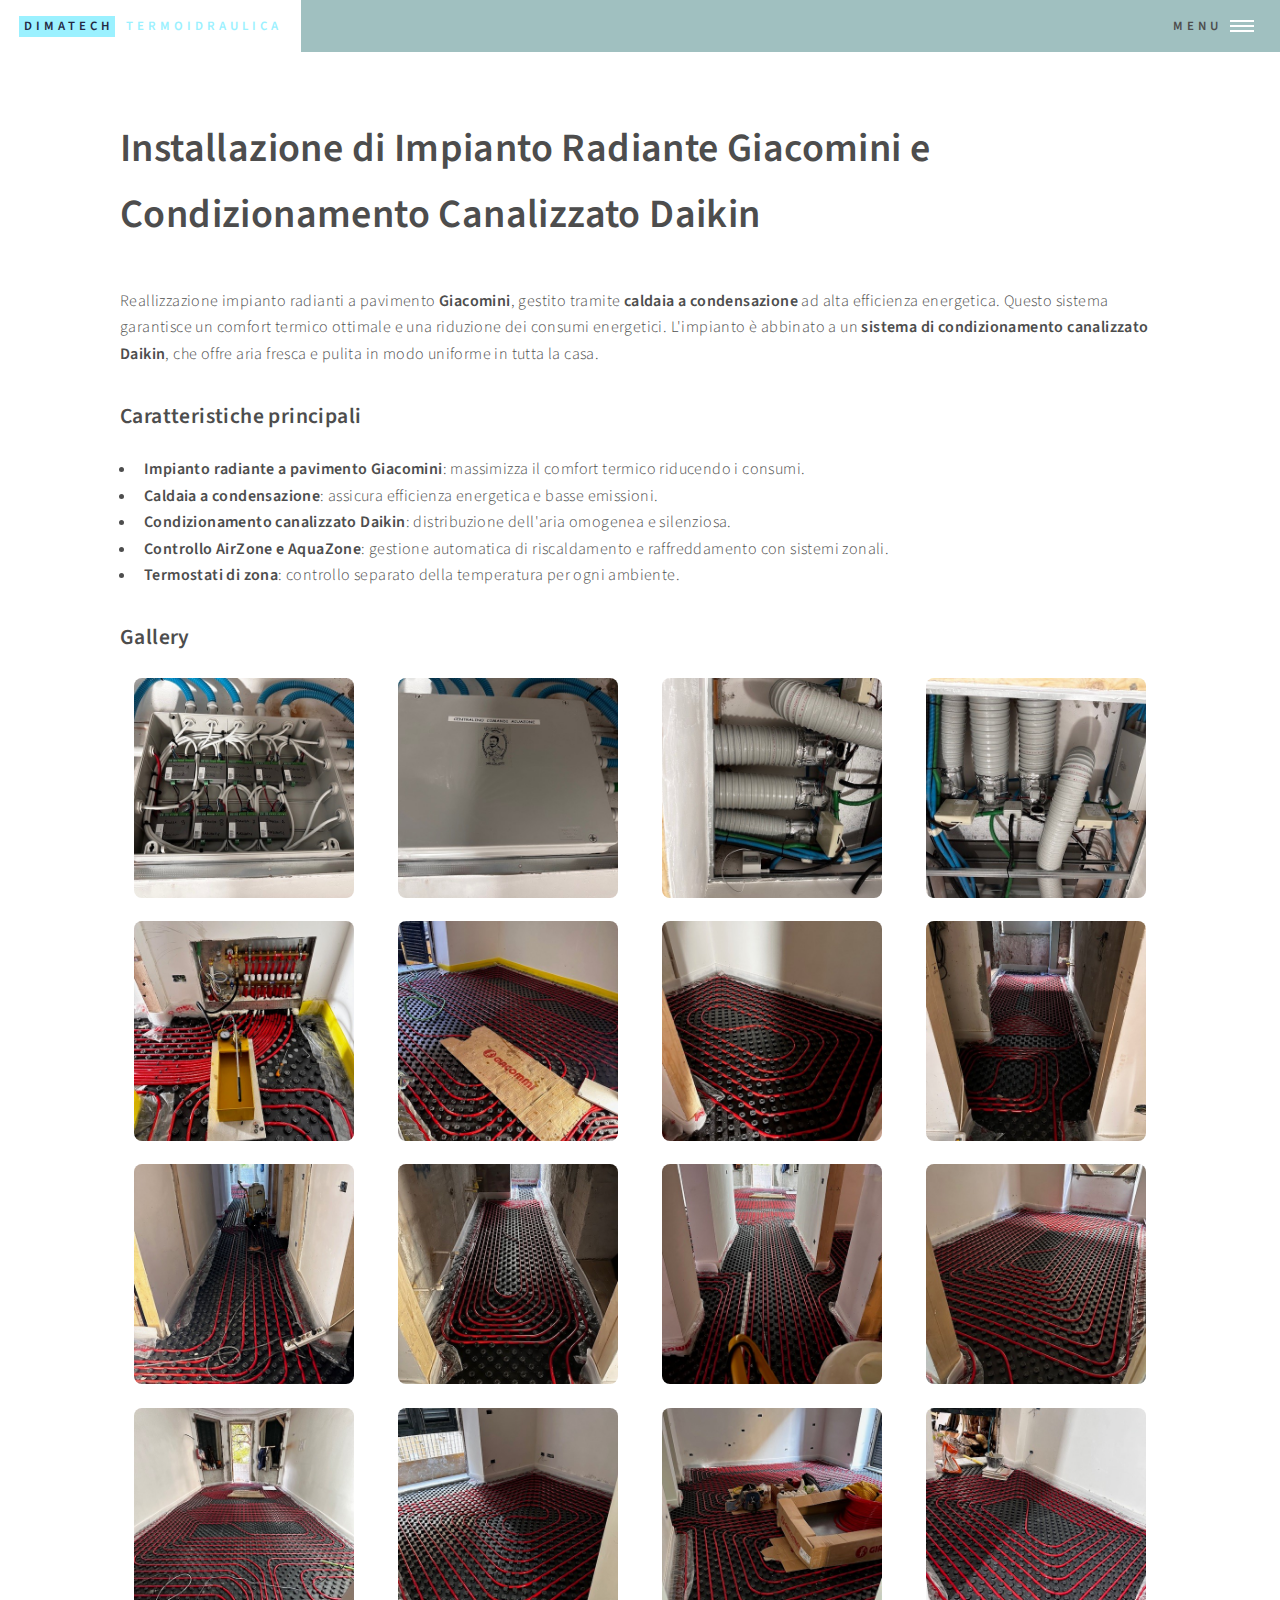
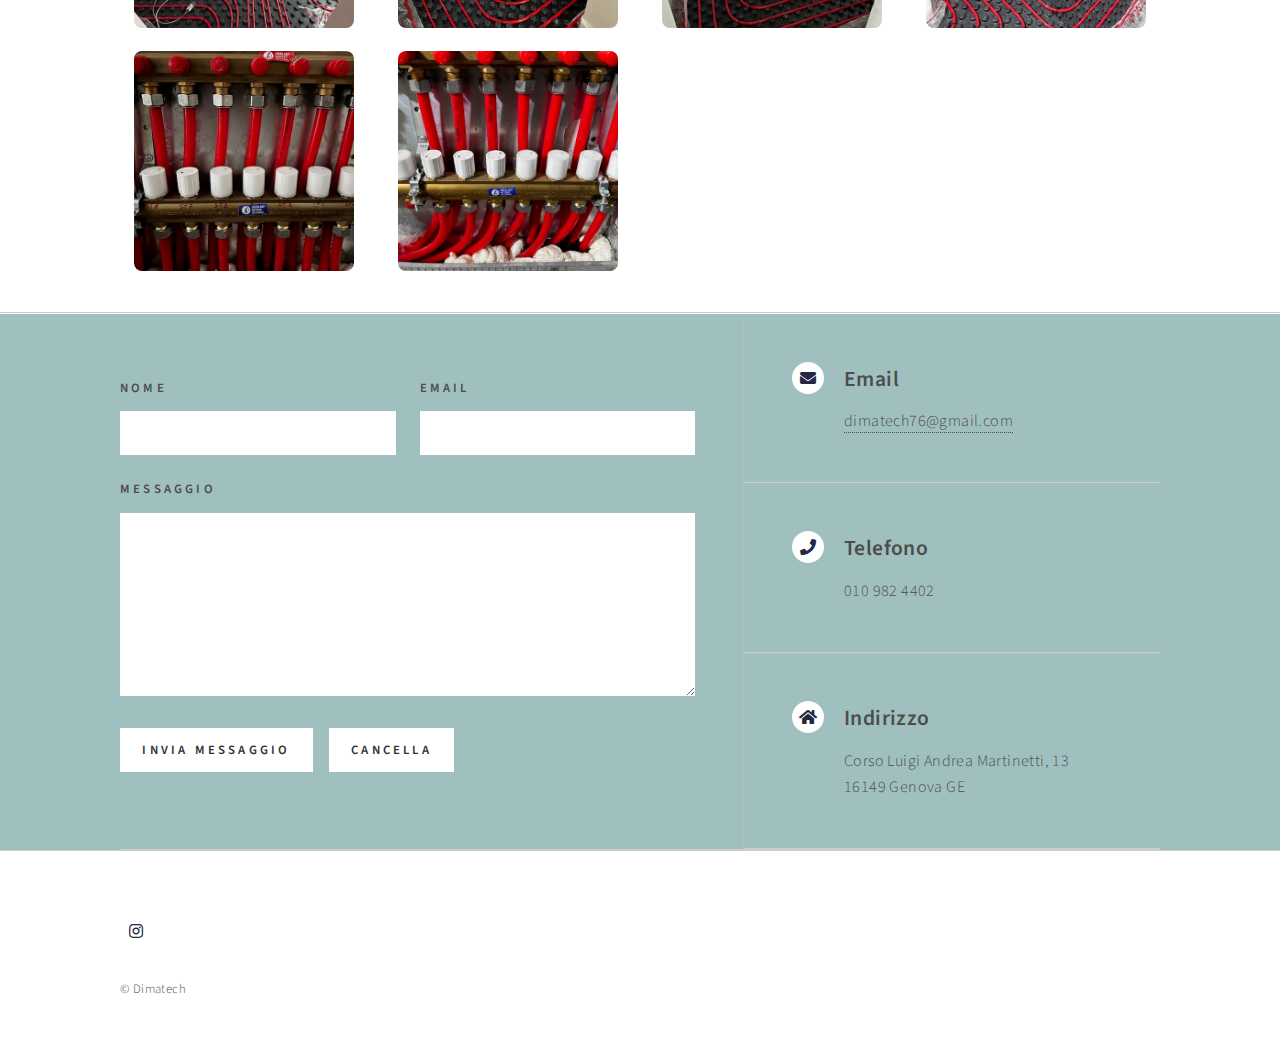
<file: impianto-radiante-giacomini.html>
<!DOCTYPE HTML>
<!--
	Forty by HTML5 UP
	html5up.net | @ajlkn
	Free for personal and commercial use under the CCA 3.0 license (html5up.net/license)
-->
<html>
	<head>
		<title>Dimatech Termoidraulica</title>
		<meta charset="utf-8" />
		<meta name="viewport" content="width=device-width, initial-scale=1, user-scalable=no" />
		<link rel="stylesheet" href="assets/css/main.css" />
		<link rel="stylesheet" href="assets/css/dimatech.css?v1.3" />
		<noscript><link rel="stylesheet" href="assets/css/noscript.css" /></noscript>
	</head>
	<body class="is-preload">

		<!-- Wrapper -->
			<div id="wrapper">

				<!-- Header -->
				<header id="header" class="alt">
					<a href="index.html" class="logo"><strong>Dimatech</strong> <span>Termoidraulica</span></a>
					<nav>
						<a href="#menu">Menu</a>
					</nav>
				</header>

				<!-- Menu -->
				<nav id="menu">
					<ul class="links">
						<li><a href="index.html">Home</a></li>
						<li><a href="chisiamo.html">Chi Siamo</a></li>
						<li><a href="servizi.html">Servizi</a></li>
						<li><a href="condizionatori.html">Condizionatori</a></li>
						<li><a href="lavori.html">Lavori</a></li>
					</ul>
					<ul class="actions stacked">
						
					</ul>
				</nav>

				<!-- Main -->
					<div id="main" class="alt">

					<!-- Two -->
					<section id="one">
						<div class="inner">
							<h1>Installazione di Impianto Radiante Giacomini e <br>Condizionamento Canalizzato Daikin</h1>
							<p>
							Reallizzazione impianto radianti a pavimento <strong>Giacomini</strong>, gestito tramite <strong>caldaia a condensazione</strong> ad alta efficienza energetica. 
							Questo sistema garantisce un comfort termico ottimale e una riduzione dei consumi energetici. 
							L'impianto è abbinato a un <strong>sistema di condizionamento canalizzato Daikin</strong>, che offre aria fresca e pulita in modo uniforme in tutta la casa.
							</p>
							<h3>Caratteristiche principali</h3>

							<ul>
								<li><strong>Impianto radiante a pavimento Giacomini</strong>: massimizza il comfort termico riducendo i consumi.</li>
								<li><strong>Caldaia a condensazione</strong>: assicura efficienza energetica e basse emissioni.</li>
								<li><strong>Condizionamento canalizzato Daikin</strong>: distribuzione dell'aria omogenea e silenziosa.</li>
								<li><strong>Controllo AirZone e AquaZone</strong>: gestione automatica di riscaldamento e raffreddamento con sistemi zonali.</li>
								<li><strong>Termostati di zona</strong>: controllo separato della temperatura per ogni ambiente.</li>
							</ul>
										
							<h3> Gallery </h3>
							<div class="grid-container">
								<div class="work-item">
										<img src="lavori\impiantoradianteGiacomini\01.jpg" alt="">
								</div>
										<div class="work-item">
										  	<img src="lavori\impiantoradianteGiacomini\02.jpg" alt="">
										</div>
										<div class="work-item">
											<img src="lavori\impiantoradianteGiacomini\03.jpg" alt="">
										</div>
										<div class="work-item">
											<img src="lavori\impiantoradianteGiacomini\04.jpg" alt="">
										</div>
										<div class="work-item">
											<img src="lavori\impiantoradianteGiacomini\05.jpg" alt="">
										</div>
										<div class="work-item">
											<img src="lavori\impiantoradianteGiacomini\06.jpg" alt="">
										</div>
										<div class="work-item">
											<img src="lavori\impiantoradianteGiacomini\07.jpg" alt="">
										</div>
										<div class="work-item">
											<img src="lavori\impiantoradianteGiacomini\08.jpg" alt="">
										</div>
										<div class="work-item">
											<img src="lavori\impiantoradianteGiacomini\09.jpg" alt="">
										</div>
										<div class="work-item">
											<img src="lavori\impiantoradianteGiacomini\10.jpg" alt="">
										</div>
										<div class="work-item">
											<img src="lavori\impiantoradianteGiacomini\11.jpg" alt="">
										</div>
										<div class="work-item">
											<img src="lavori\impiantoradianteGiacomini\12.jpg" alt="">
										</div>
										<div class="work-item">
											<img src="lavori\impiantoradianteGiacomini\13.jpg" alt="">
										</div>
										<div class="work-item">
											<img src="lavori\impiantoradianteGiacomini\14.jpg" alt="">
										</div>
										<div class="work-item">
											<img src="lavori\impiantoradianteGiacomini\15.jpg" alt="">
										</div>
										<div class="work-item">
											<img src="lavori\impiantoradianteGiacomini\16.jpg" alt="">
										</div>
										<div class="work-item">
											<img src="lavori\impiantoradianteGiacomini\17.jpg" alt="">
										</div>
										<div class="work-item">
											<img src="lavori\impiantoradianteGiacomini\18.jpg" alt="">
										</div>
									</div>
								</section>	
					</div>

				<!-- Contact -->
				<section id="contact">
					<div class="inner">
						<section>
							<form method="post" action="#">
								<div class="fields">
									<div class="field half">
										<label for="name">Nome</label>
										<input type="text" name="name" id="name" />
									</div>
									<div class="field half">
										<label for="email">Email</label>
										<input type="text" name="email" id="email" />
									</div>
									<div class="field">
										<label for="message">Messaggio</label>
										<textarea name="message" id="message" rows="6"></textarea>
									</div>
								</div>
								<ul class="actions">
									<li><input type="submit" value="Invia Messaggio" class="primary" /></li>
									<li><input type="reset" value="Cancella" /></li>
								</ul>
							</form>
						</section>
						<section class="split">
							<section>
								<div class="contact-method">
									<span class="icon solid alt fa-envelope"></span>
									<h3>Email</h3>
									<a href="#">dimatech76@gmail.com</a>
								</div>
							</section>
							<section>
								<div class="contact-method">
									<span class="icon solid alt fa-phone"></span>
									<h3>Telefono</h3>
									<span>010 982 4402</span>
								</div>
							</section>
							<section>
								<div class="contact-method">
									<span class="icon solid alt fa-home"></span>
									<h3>Indirizzo</h3>
									<span>Corso Luigi Andrea Martinetti, 13<br />
										16149 Genova GE<br />
									</span>
								</div>
							</section>
						</section>
					</div>
				</section>

			<!-- Footer -->
				<footer id="footer">
					<div class="inner">
						<ul class="icons">
						
							<li><a href="https://www.instagram.com/dimatech76/" class="icon brands alt fa-instagram"><span class="label">Instagram</span></a></li>
						</ul>
						<ul class="copyright">
							<li>&copy; Dimatech</li></li>
						</ul>
					</div>
				</footer>

		</div>

		<!-- Scripts -->
			<script src="assets/js/jquery.min.js"></script>
			<script src="assets/js/jquery.scrolly.min.js"></script>
			<script src="assets/js/jquery.scrollex.min.js"></script>
			<script src="assets/js/browser.min.js"></script>
			<script src="assets/js/breakpoints.min.js"></script>
			<script src="assets/js/util.js"></script>
			<script src="assets/js/main.js"></script>

	</body>
</html>
</file>
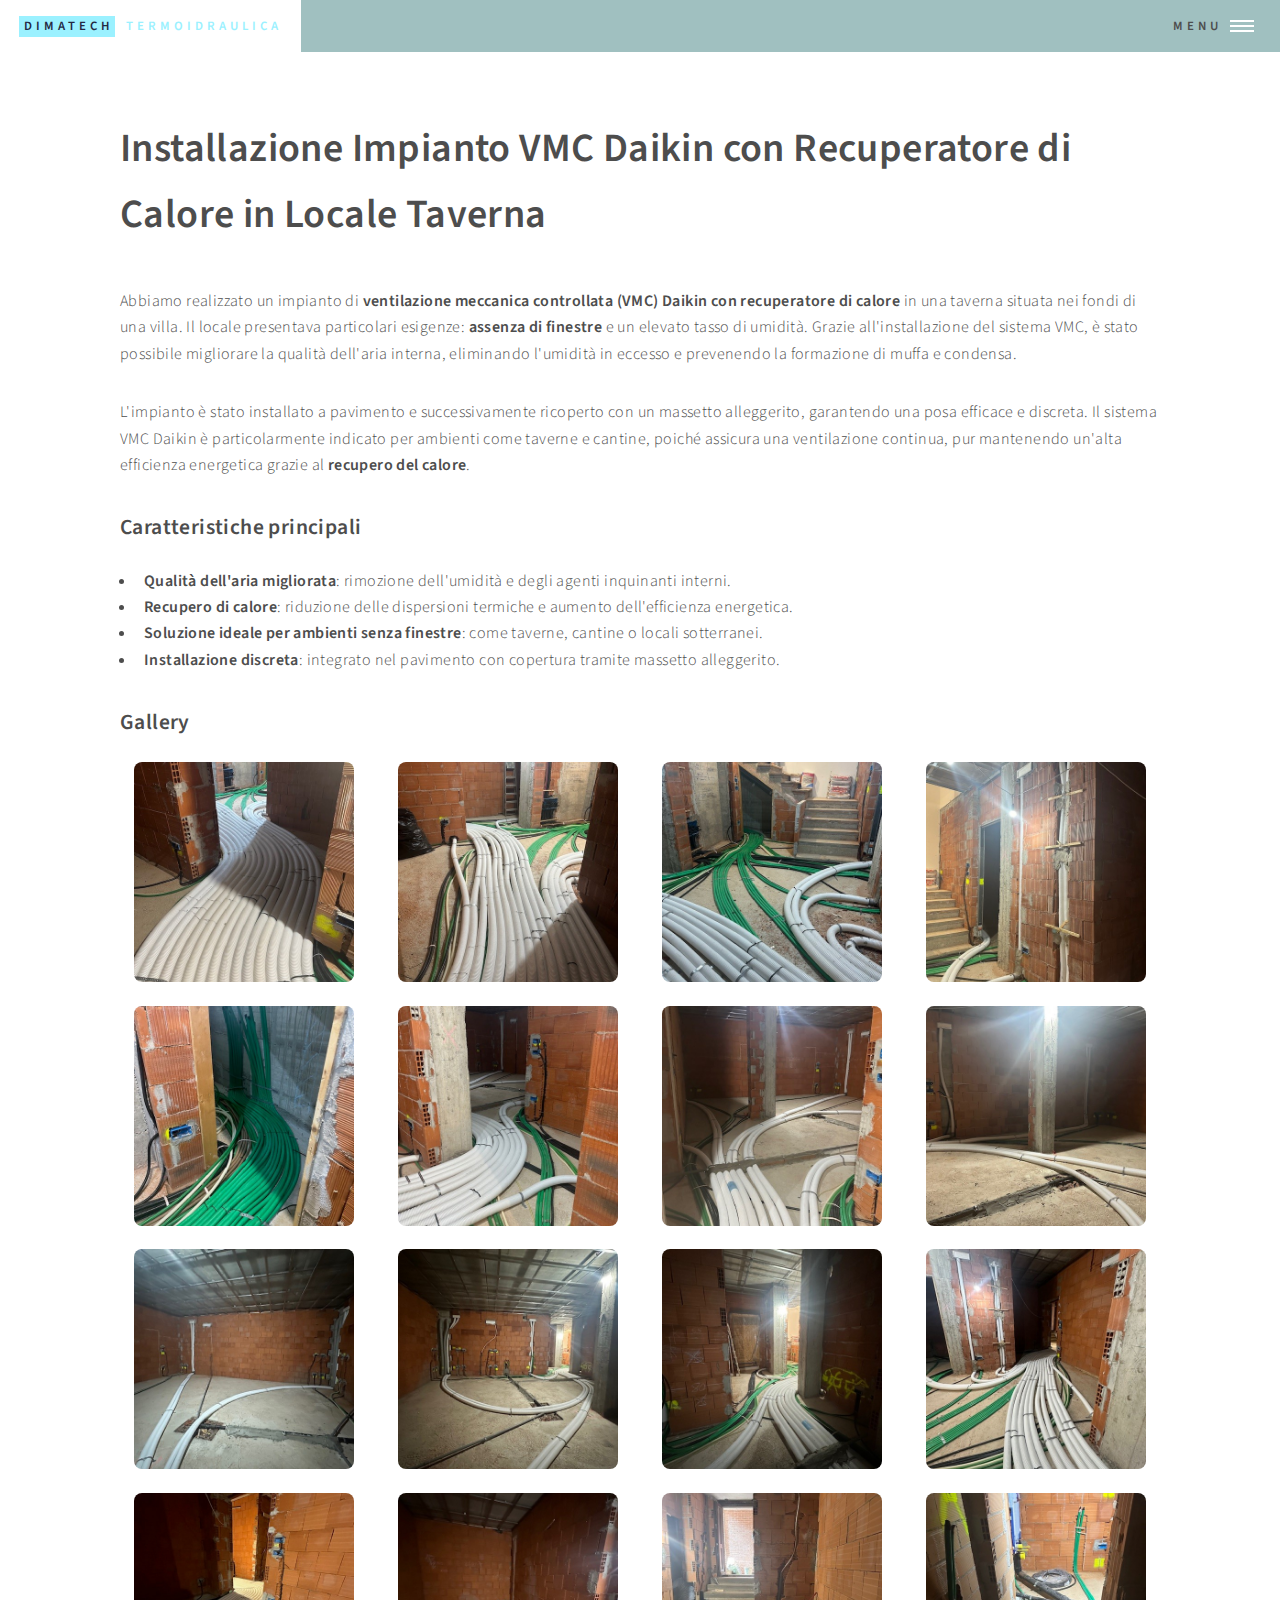
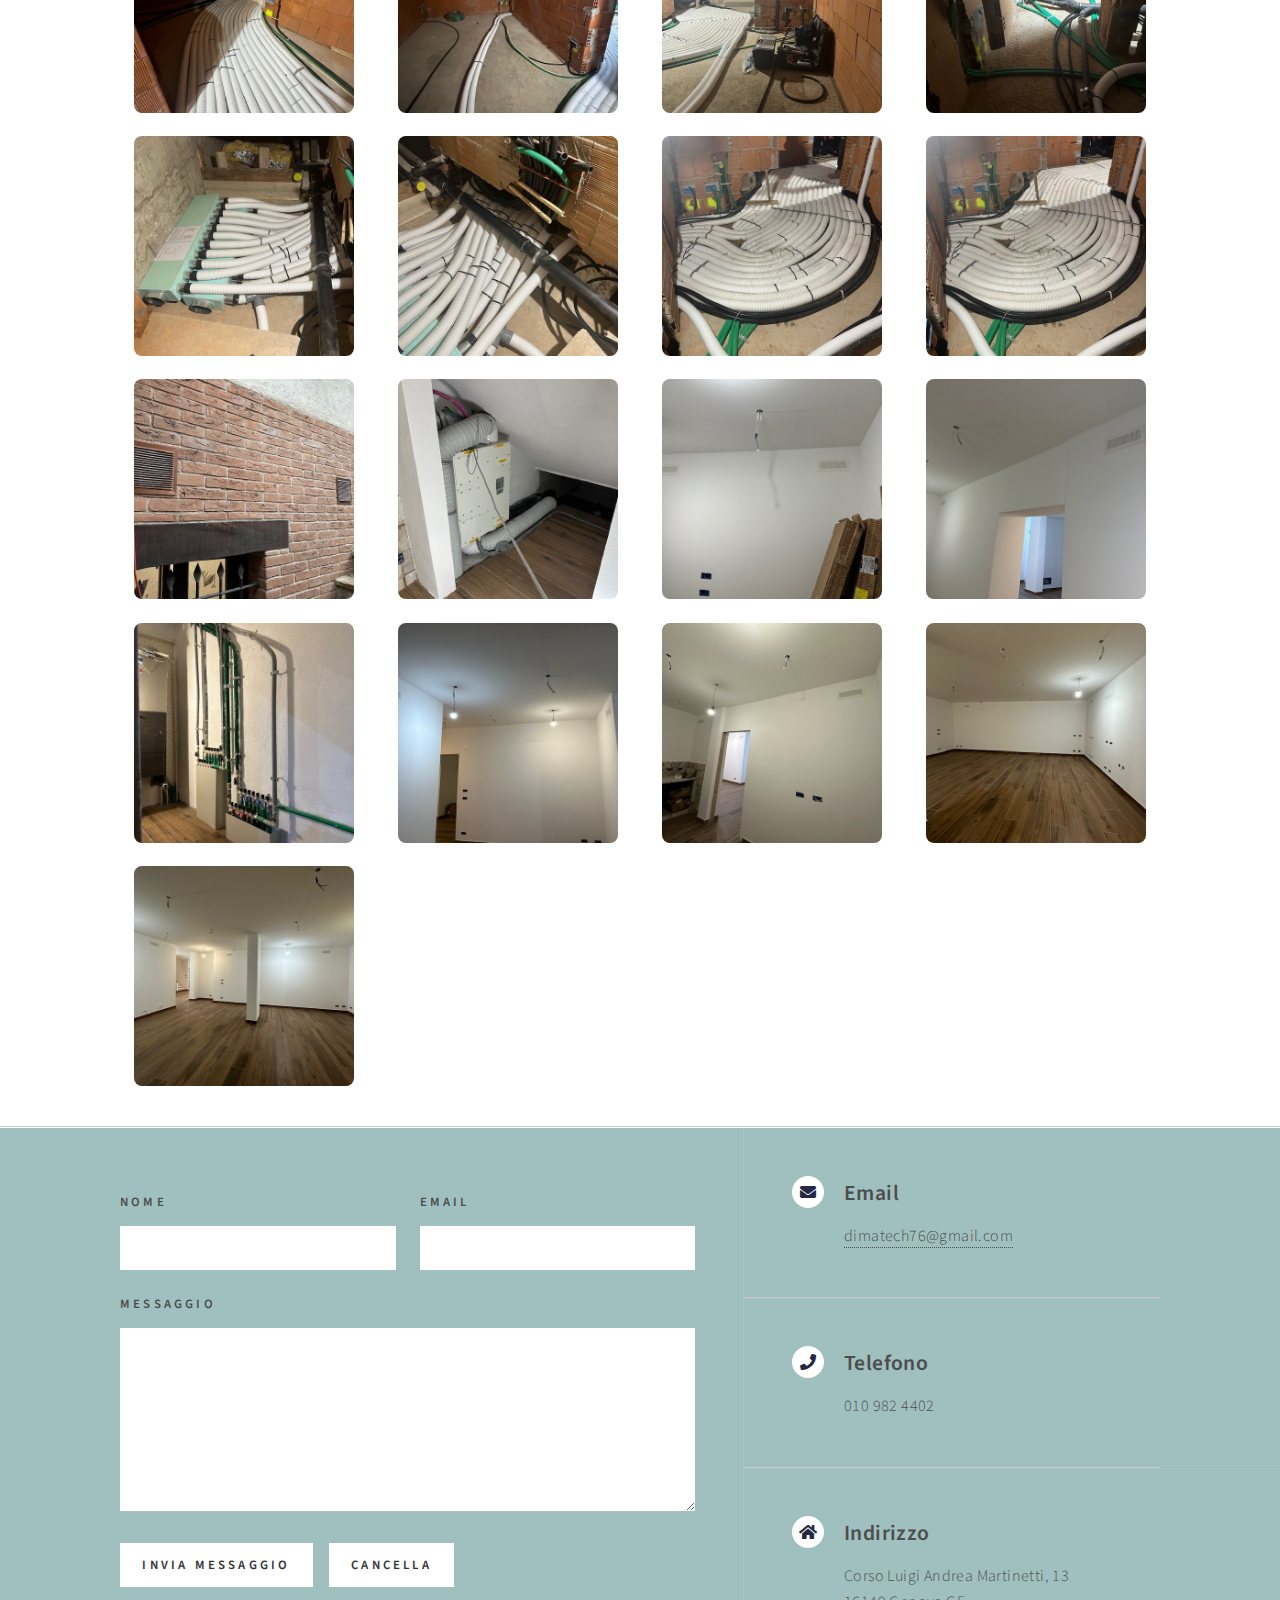
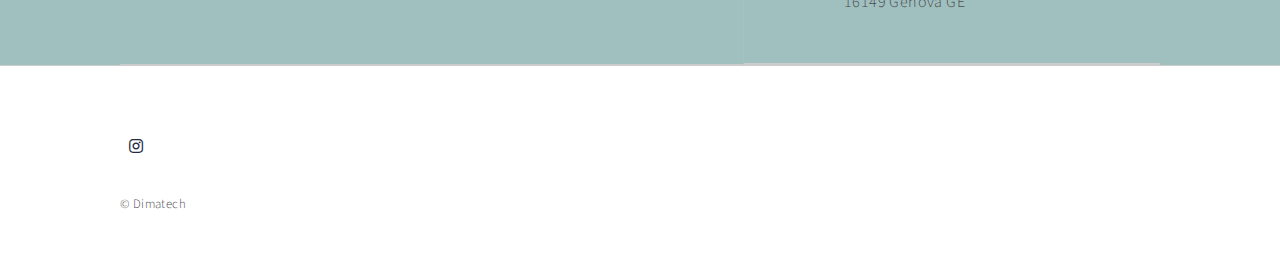
<file: impianto-vmc-daikin.html>
<!DOCTYPE HTML>
<!--
	Forty by HTML5 UP
	html5up.net | @ajlkn
	Free for personal and commercial use under the CCA 3.0 license (html5up.net/license)
-->
<html>
	<head>
		<title>Dimatech Termoidraulica</title>
		<meta charset="utf-8" />
		<meta name="viewport" content="width=device-width, initial-scale=1, user-scalable=no" />
		<link rel="stylesheet" href="assets/css/main.css" />
		<link rel="stylesheet" href="assets/css/dimatech.css?v1.3" />
		<noscript><link rel="stylesheet" href="assets/css/noscript.css" /></noscript>
	</head>
	<body class="is-preload">

		<!-- Wrapper -->
			<div id="wrapper">

				<!-- Header -->
				<header id="header" class="alt">
					<a href="index.html" class="logo"><strong>Dimatech</strong> <span>Termoidraulica</span></a>
					<nav>
						<a href="#menu">Menu</a>
					</nav>
				</header>

				<!-- Menu -->
				<nav id="menu">
					<ul class="links">
						<li><a href="index.html">Home</a></li>
						<li><a href="chisiamo.html">Chi Siamo</a></li>
						<li><a href="servizi.html">Servizi</a></li>
						<li><a href="condizionatori.html">Condizionatori</a></li>
						<li><a href="lavori.html">Lavori</a></li>
					</ul>
					<ul class="actions stacked">
						
					</ul>
				</nav>

				<!-- Main -->
					<div id="main" class="alt">

						<!-- One -->
						
								<section id="one">
									<div class="inner">
										<h1>Installazione Impianto VMC Daikin con Recuperatore di Calore in Locale Taverna</h1>
											<p>
												Abbiamo realizzato un impianto di <strong>ventilazione meccanica controllata (VMC) Daikin con recuperatore di calore</strong> in una taverna situata nei fondi di una villa. Il locale presentava particolari esigenze: <strong>assenza di finestre</strong> e un elevato tasso di umidità. Grazie all'installazione del sistema VMC, è stato possibile migliorare la qualità dell'aria interna, eliminando l'umidità in eccesso e prevenendo la formazione di muffa e condensa.
											</p>
											<p>
												L'impianto è stato installato a pavimento e successivamente ricoperto con un massetto alleggerito, garantendo una posa efficace e discreta. Il sistema VMC Daikin è particolarmente indicato per ambienti come taverne e cantine, poiché assicura una ventilazione continua, pur mantenendo un'alta efficienza energetica grazie al <strong>recupero del calore</strong>.
											</p>
										<h3>Caratteristiche principali</h3>

										<ul>
											<li><strong>Qualità dell'aria migliorata</strong>: rimozione dell'umidità e degli agenti inquinanti interni.</li>
											<li><strong>Recupero di calore</strong>: riduzione delle dispersioni termiche e aumento dell'efficienza energetica.</li>
											<li><strong>Soluzione ideale per ambienti senza finestre</strong>: come taverne, cantine o locali sotterranei.</li>
											<li><strong>Installazione discreta</strong>: integrato nel pavimento con copertura tramite massetto alleggerito.</li>
										</ul>
										
										<h3> Gallery </h3>
										<div class="grid-container">
											<div class="work-item">
											  <img src="lavori\impiantoVMCDaikin\01.jpg" alt="">
											</div>
											<div class="work-item">
											  <img src="lavori\impiantoVMCDaikin\02.jpg" alt="">
											</div>
											<div class="work-item">
											  <img src="lavori\impiantoVMCDaikin\03.jpg" alt="">
											</div>
											<div class="work-item">
											  <img src="lavori\impiantoVMCDaikin\04.jpg" alt="">
											</div>
											<div class="work-item">
												<img src="lavori\impiantoVMCDaikin\05.jpg" alt="">
											</div>
											<div class="work-item">
												<img src="lavori\impiantoVMCDaikin\06.jpg" alt="">
											</div>
											<div class="work-item">
												<img src="lavori\impiantoVMCDaikin\07.jpg" alt="">
											</div>
											<div class="work-item">
												<img src="lavori\impiantoVMCDaikin\08.jpg" alt="">
											</div>
											<div class="work-item">
												<img src="lavori\impiantoVMCDaikin\09.jpg" alt="">
											</div>
											<div class="work-item">
												<img src="lavori\impiantoVMCDaikin\10.jpg" alt="">
											</div>
											<div class="work-item">
												<img src="lavori\impiantoVMCDaikin\11.jpg" alt="">
											</div>
											<div class="work-item">
												<img src="lavori\impiantoVMCDaikin\12.jpg" alt="">
											</div>
											<div class="work-item">
												<img src="lavori\impiantoVMCDaikin\13.jpg" alt="">
											</div>
											<div class="work-item">
												<img src="lavori\impiantoVMCDaikin\14.jpg" alt="">
											</div>
											<div class="work-item">
												<img src="lavori\impiantoVMCDaikin\15.jpg" alt="">
											</div>
											<div class="work-item">
												<img src="lavori\impiantoVMCDaikin\16.jpg" alt="">
											</div>
											<div class="work-item">
												<img src="lavori\impiantoVMCDaikin\17.jpg" alt="">
											</div>
											<div class="work-item">
												<img src="lavori\impiantoVMCDaikin\18.jpg" alt="">
											</div>
											<div class="work-item">
												<img src="lavori\impiantoVMCDaikin\19.jpg" alt="">
											</div>
											<div class="work-item">
												<img src="lavori\impiantoVMCDaikin\20.jpg" alt="">
											</div>
											<div class="work-item">
												<img src="lavori\impiantoVMCDaikin\21.jpg" alt="">
											</div>
											<div class="work-item">
												<img src="lavori\impiantoVMCDaikin\22.jpg" alt="">
											</div>
											<div class="work-item">
												<img src="lavori\impiantoVMCDaikin\23.jpg" alt="">
											</div>
											<div class="work-item">
												<img src="lavori\impiantoVMCDaikin\24.jpg" alt="">
											</div>
											<div class="work-item">
												<img src="lavori\impiantoVMCDaikin\25.jpg" alt="">
											</div>
											<div class="work-item">
												<img src="lavori\impiantoVMCDaikin\26.jpg" alt="">
											</div>
											<div class="work-item">
												<img src="lavori\impiantoVMCDaikin\27.jpg" alt="">
											</div>
											<div class="work-item">
												<img src="lavori\impiantoVMCDaikin\28.jpg" alt="">
											</div>
											<div class="work-item">
												<img src="lavori\impiantoVMCDaikin\29.jpg" alt="">
											</div>

											
									</div>
								</section>
							
					</div>

				<!-- Contact -->
				<section id="contact">
					<div class="inner">
						<section>
							<form method="post" action="#">
								<div class="fields">
									<div class="field half">
										<label for="name">Nome</label>
										<input type="text" name="name" id="name" />
									</div>
									<div class="field half">
										<label for="email">Email</label>
										<input type="text" name="email" id="email" />
									</div>
									<div class="field">
										<label for="message">Messaggio</label>
										<textarea name="message" id="message" rows="6"></textarea>
									</div>
								</div>
								<ul class="actions">
									<li><input type="submit" value="Invia Messaggio" class="primary" /></li>
									<li><input type="reset" value="Cancella" /></li>
								</ul>
							</form>
						</section>
						<section class="split">
							<section>
								<div class="contact-method">
									<span class="icon solid alt fa-envelope"></span>
									<h3>Email</h3>
									<a href="#">dimatech76@gmail.com</a>
								</div>
							</section>
							<section>
								<div class="contact-method">
									<span class="icon solid alt fa-phone"></span>
									<h3>Telefono</h3>
									<span>010 982 4402</span>
								</div>
							</section>
							<section>
								<div class="contact-method">
									<span class="icon solid alt fa-home"></span>
									<h3>Indirizzo</h3>
									<span>Corso Luigi Andrea Martinetti, 13<br />
										16149 Genova GE<br />
									</span>
								</div>
							</section>
						</section>
					</div>
				</section>

			<!-- Footer -->
				<footer id="footer">
					<div class="inner">
						<ul class="icons">
						
							<li><a href="https://www.instagram.com/dimatech76/" class="icon brands alt fa-instagram"><span class="label">Instagram</span></a></li>
						</ul>
						<ul class="copyright">
							<li>&copy; Dimatech</li></li>
						</ul>
					</div>
				</footer>

		</div>

		<!-- Scripts -->
			<script src="assets/js/jquery.min.js"></script>
			<script src="assets/js/jquery.scrolly.min.js"></script>
			<script src="assets/js/jquery.scrollex.min.js"></script>
			<script src="assets/js/browser.min.js"></script>
			<script src="assets/js/breakpoints.min.js"></script>
			<script src="assets/js/util.js"></script>
			<script src="assets/js/main.js"></script>

	</body>
</html>
</file>
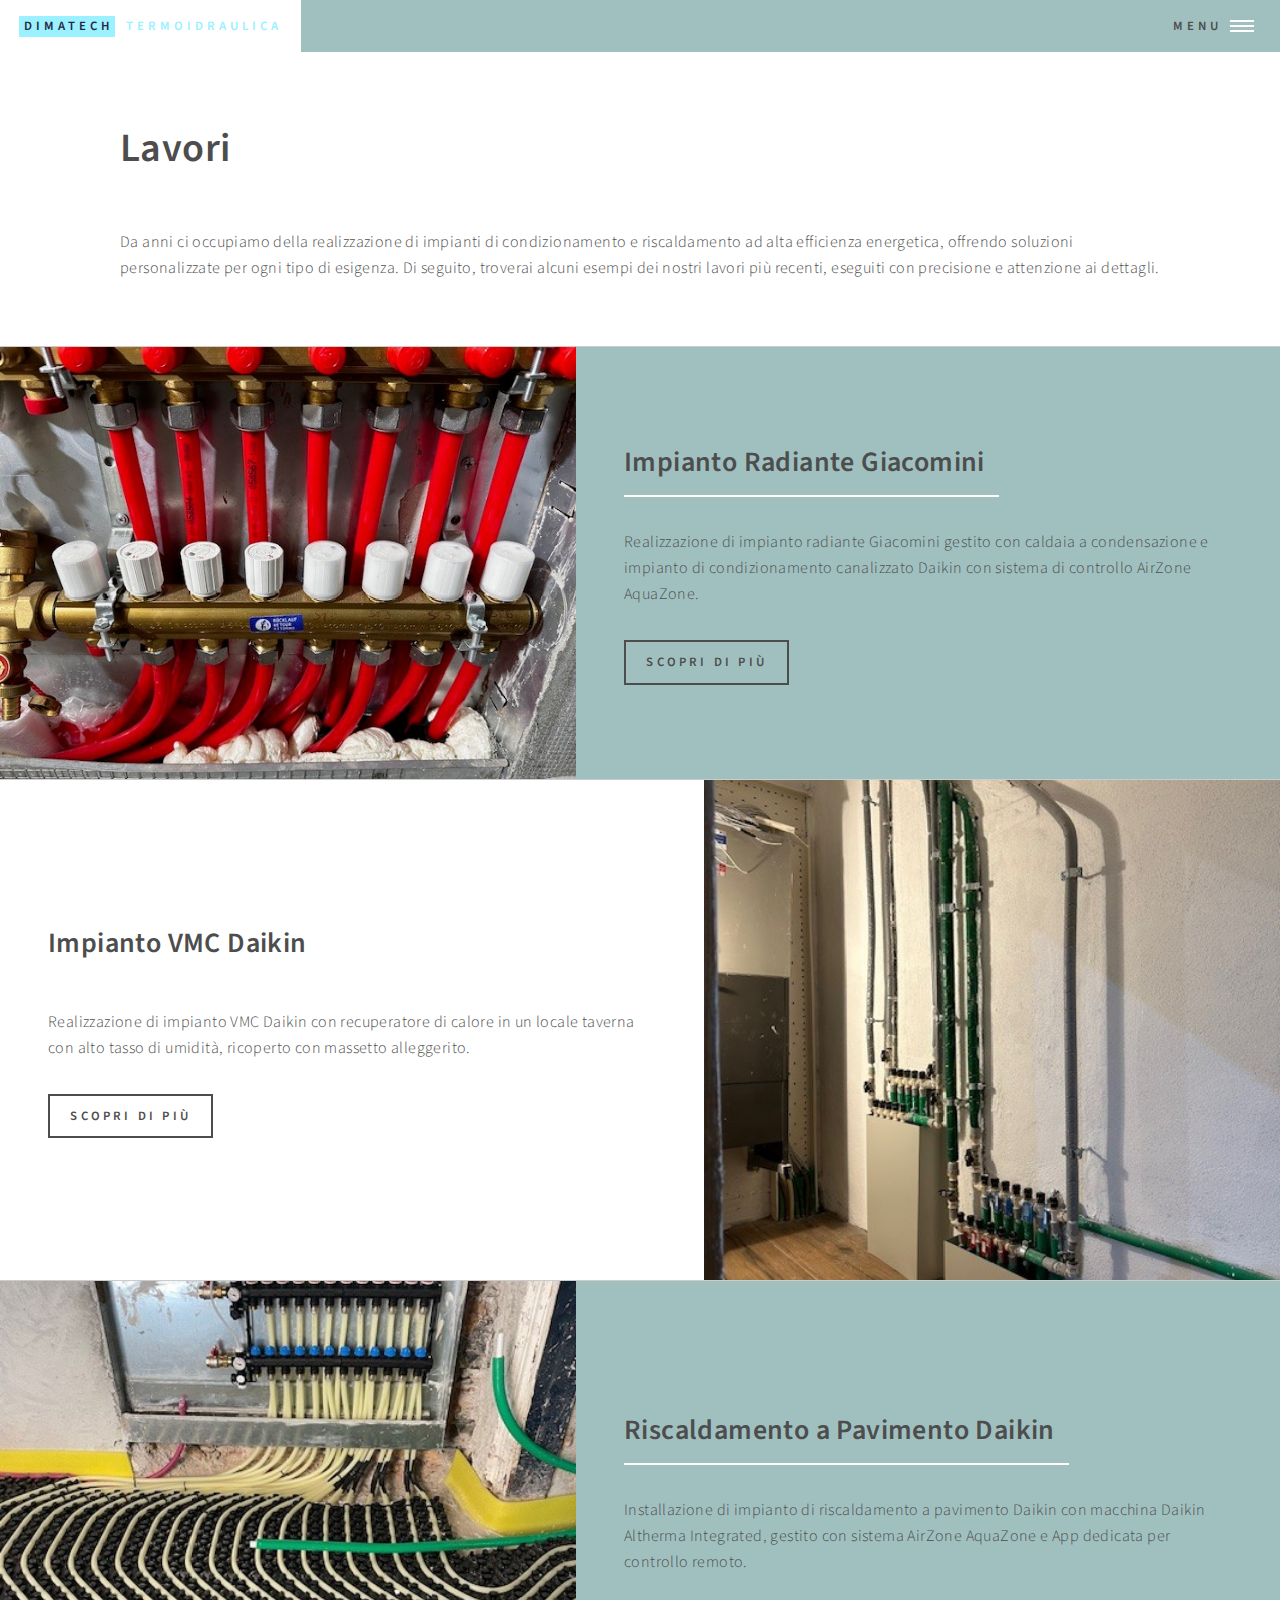
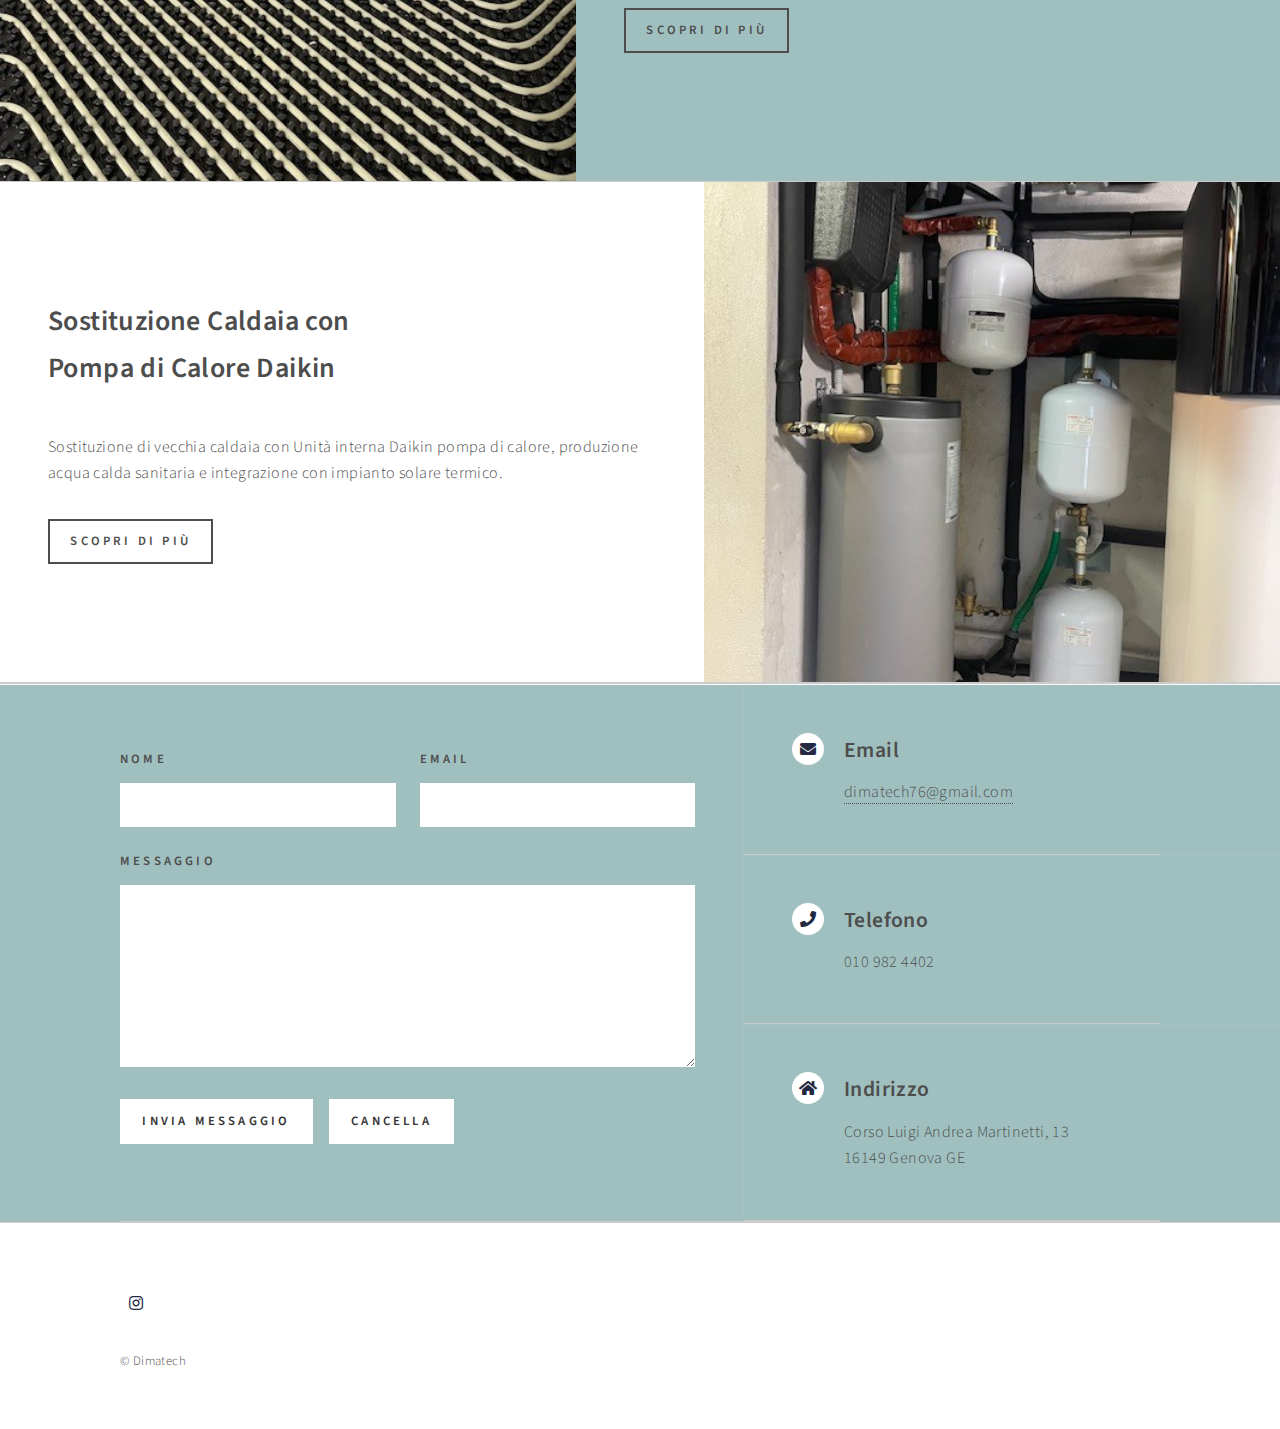
<file: lavori.html>
<!DOCTYPE HTML>
<!--
	Forty by HTML5 UP
	html5up.net | @ajlkn
	Free for personal and commercial use under the CCA 3.0 license (html5up.net/license)
-->
<html>
	<head>
		<title>Dimatech Termoidraulica</title>
		<meta charset="utf-8" />
		<meta name="viewport" content="width=device-width, initial-scale=1, user-scalable=no" />
		<link rel="stylesheet" href="assets/css/main.css" />
		<link rel="stylesheet" href="assets/css/dimatech.css?v1.3" />
		<noscript><link rel="stylesheet" href="assets/css/noscript.css" /></noscript>
	</head>
	<body class="is-preload">

		<!-- Wrapper -->
			<div id="wrapper">

				<!-- Header -->
				<header id="header" class="alt">
					<a href="index.html" class="logo"><strong>Dimatech</strong> <span>Termoidraulica</span></a>
					<nav>
						<a href="#menu">Menu</a>
					</nav>
				</header>

				<!-- Menu -->
				<nav id="menu">
					<ul class="links">
						<li><a href="index.html">Home</a></li>
						<li><a href="chisiamo.html">Chi Siamo</a></li>
						<li><a href="servizi.html">Servizi</a></li>
						<li><a href="condizionatori.html">Condizionatori</a></li>
						<li><a href="lavori.html">Lavori</a></li>
					</ul>
					<ul class="actions stacked">
						
					</ul>
				</nav>

				<!-- Main -->
					<div id="main" class="alt">

						<!-- One -->
							<section id="one">
								<div class="inner">
									<header class="major">
										<h1>Lavori</h1>
									</header>
									<p>
										Da anni ci occupiamo della realizzazione di impianti di condizionamento e riscaldamento ad alta efficienza energetica, offrendo soluzioni personalizzate per ogni tipo di esigenza.
										Di seguito, troverai alcuni esempi dei nostri lavori più recenti, eseguiti con precisione e attenzione ai dettagli.
									</p>
								</div>
							</section>
								<!-- Two -->
							<section id="two" class="spotlights lavori">
								<section>
								<a href="" class="image">
									<img src="lavori\impiantoradianteGiacomini\18.jpg" alt="" data-position="top center" />
								</a>
								<div class="content">
									<div class="inner">
										<header class="major">
											<h2>Impianto Radiante Giacomini</h2>
										</header>
										<p>
											Realizzazione di impianto radiante Giacomini gestito con caldaia a condensazione e impianto di condizionamento canalizzato Daikin con sistema di controllo AirZone AquaZone.
										</p>
										<ul class="actions">
											<li><a href="impianto-radiante-giacomini.html" class="button">Scopri di più</a></li>
										</ul>	
									</div>
								</div>
								</section>
								<section>
									<a href="" class="image">
										<img src="lavori\impiantoVMCDaikin\25.jpg" alt="" data-position="center right" />
									</a>
									<div class="content">
										<div class="inner">
											<header class="major">
												<h2>Impianto VMC Daikin</h2>
											</header>
											<p>
												Realizzazione di impianto VMC Daikin con recuperatore di calore in un locale taverna con alto tasso di umidità, ricoperto con massetto alleggerito.
											</p>
											<ul class="actions">
												<li><a href="impianto-vmc-daikin.html" class="button">Scopri di più</a></li>
											</ul>	
										</div>
									</div>
								</section>
								<section>
									<a href="" class="image">
										<img src="lavori\impiantoriscaldamentoDaikin\04.jpg" alt="" data-position="top center" />
									</a>
									<div class="content">
										<div class="inner">
											<header class="major">
												<h2>Riscaldamento a Pavimento Daikin</h2>
											</header>
											<p>
												Installazione di impianto di riscaldamento a pavimento Daikin con macchina Daikin Altherma Integrated, gestito con sistema AirZone AquaZone e App dedicata per controllo remoto.
											</p>
											<ul class="actions">
												<li><a href="riscaldamento-a-pavimento-daikin.html" class="button">Scopri di più</a></li>
											</ul>	
										</div>
									</div>
								</section>
								<section>
									<a href="" class="image">
										<img src="lavori\caldaia\06.jpg" alt="" data-position="top center" />
									</a>
									<div class="content">
										<div class="inner">
											<header class="major">
												<h2>Sostituzione Caldaia con <br>Pompa di Calore Daikin</h2>
											</header>
											<p>
												Sostituzione di vecchia caldaia con Unità interna Daikin pompa di calore, produzione acqua calda sanitaria e integrazione con impianto solare termico.
											</p>
											<ul class="actions">
												<li><a href="sostituzione-caldaia-con-pompa-di-calore-daikin.html" class="button">Scopri di più</a></li>
											</ul>	
										</div>
									</div>
								</section>
							</section>
								
							
					</div>

				<!-- Contact -->
				<section id="contact">
					<div class="inner">
						<section>
							<form method="post" action="#">
								<div class="fields">
									<div class="field half">
										<label for="name">Nome</label>
										<input type="text" name="name" id="name" />
									</div>
									<div class="field half">
										<label for="email">Email</label>
										<input type="text" name="email" id="email" />
									</div>
									<div class="field">
										<label for="message">Messaggio</label>
										<textarea name="message" id="message" rows="6"></textarea>
									</div>
								</div>
								<ul class="actions">
									<li><input type="submit" value="Invia Messaggio" class="primary" /></li>
									<li><input type="reset" value="Cancella" /></li>
								</ul>
							</form>
						</section>
						<section class="split">
							<section>
								<div class="contact-method">
									<span class="icon solid alt fa-envelope"></span>
									<h3>Email</h3>
									<a href="#">dimatech76@gmail.com</a>
								</div>
							</section>
							<section>
								<div class="contact-method">
									<span class="icon solid alt fa-phone"></span>
									<h3>Telefono</h3>
									<span>010 982 4402</span>
								</div>
							</section>
							<section>
								<div class="contact-method">
									<span class="icon solid alt fa-home"></span>
									<h3>Indirizzo</h3>
									<span>Corso Luigi Andrea Martinetti, 13<br />
										16149 Genova GE<br />
									</span>
								</div>
							</section>
						</section>
					</div>
				</section>

			<!-- Footer -->
				<footer id="footer">
					<div class="inner">
						<ul class="icons">
						
							<li><a href="https://www.instagram.com/dimatech76/" class="icon brands alt fa-instagram"><span class="label">Instagram</span></a></li>
						</ul>
						<ul class="copyright">
							<li>&copy; Dimatech</li></li>
						</ul>
					</div>
				</footer>

		</div>

		<!-- Scripts -->
			<script src="assets/js/jquery.min.js"></script>
			<script src="assets/js/jquery.scrolly.min.js"></script>
			<script src="assets/js/jquery.scrollex.min.js"></script>
			<script src="assets/js/browser.min.js"></script>
			<script src="assets/js/breakpoints.min.js"></script>
			<script src="assets/js/util.js"></script>
			<script src="assets/js/main.js"></script>

	</body>
</html>
</file>
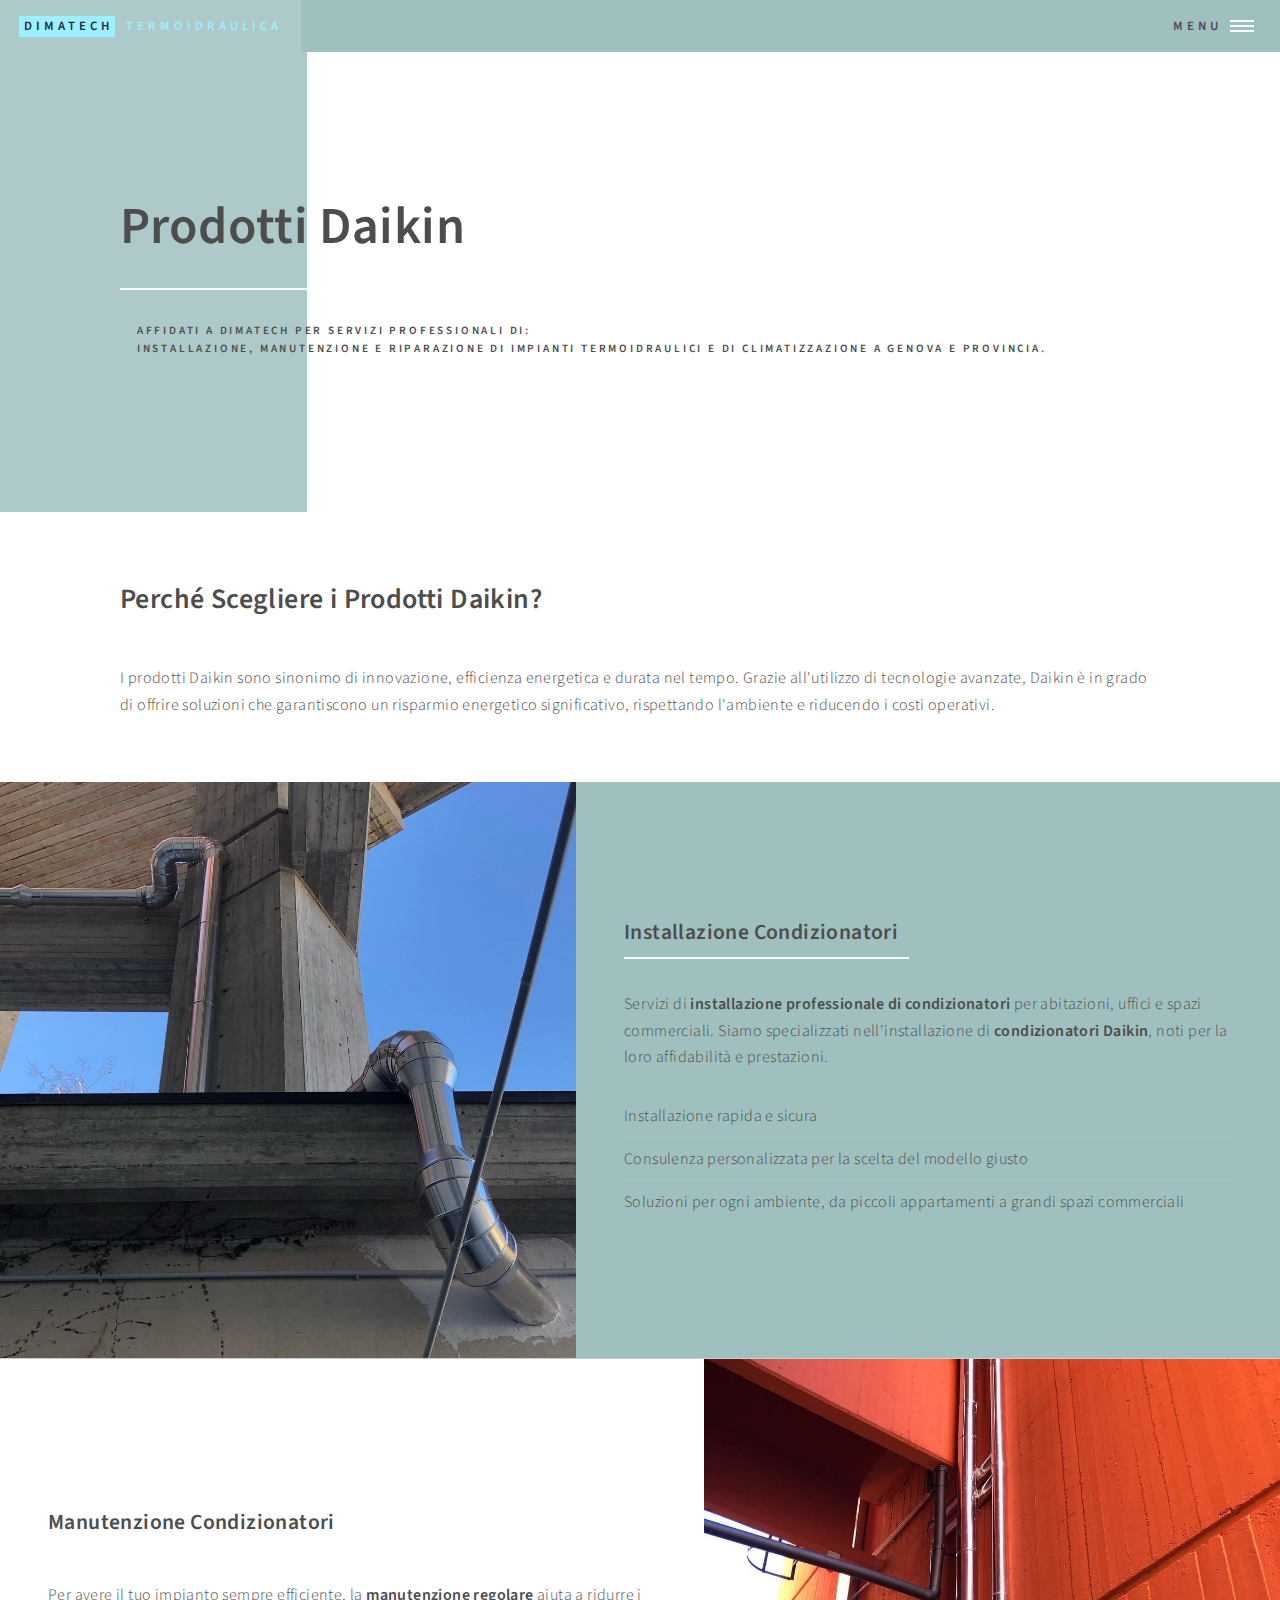
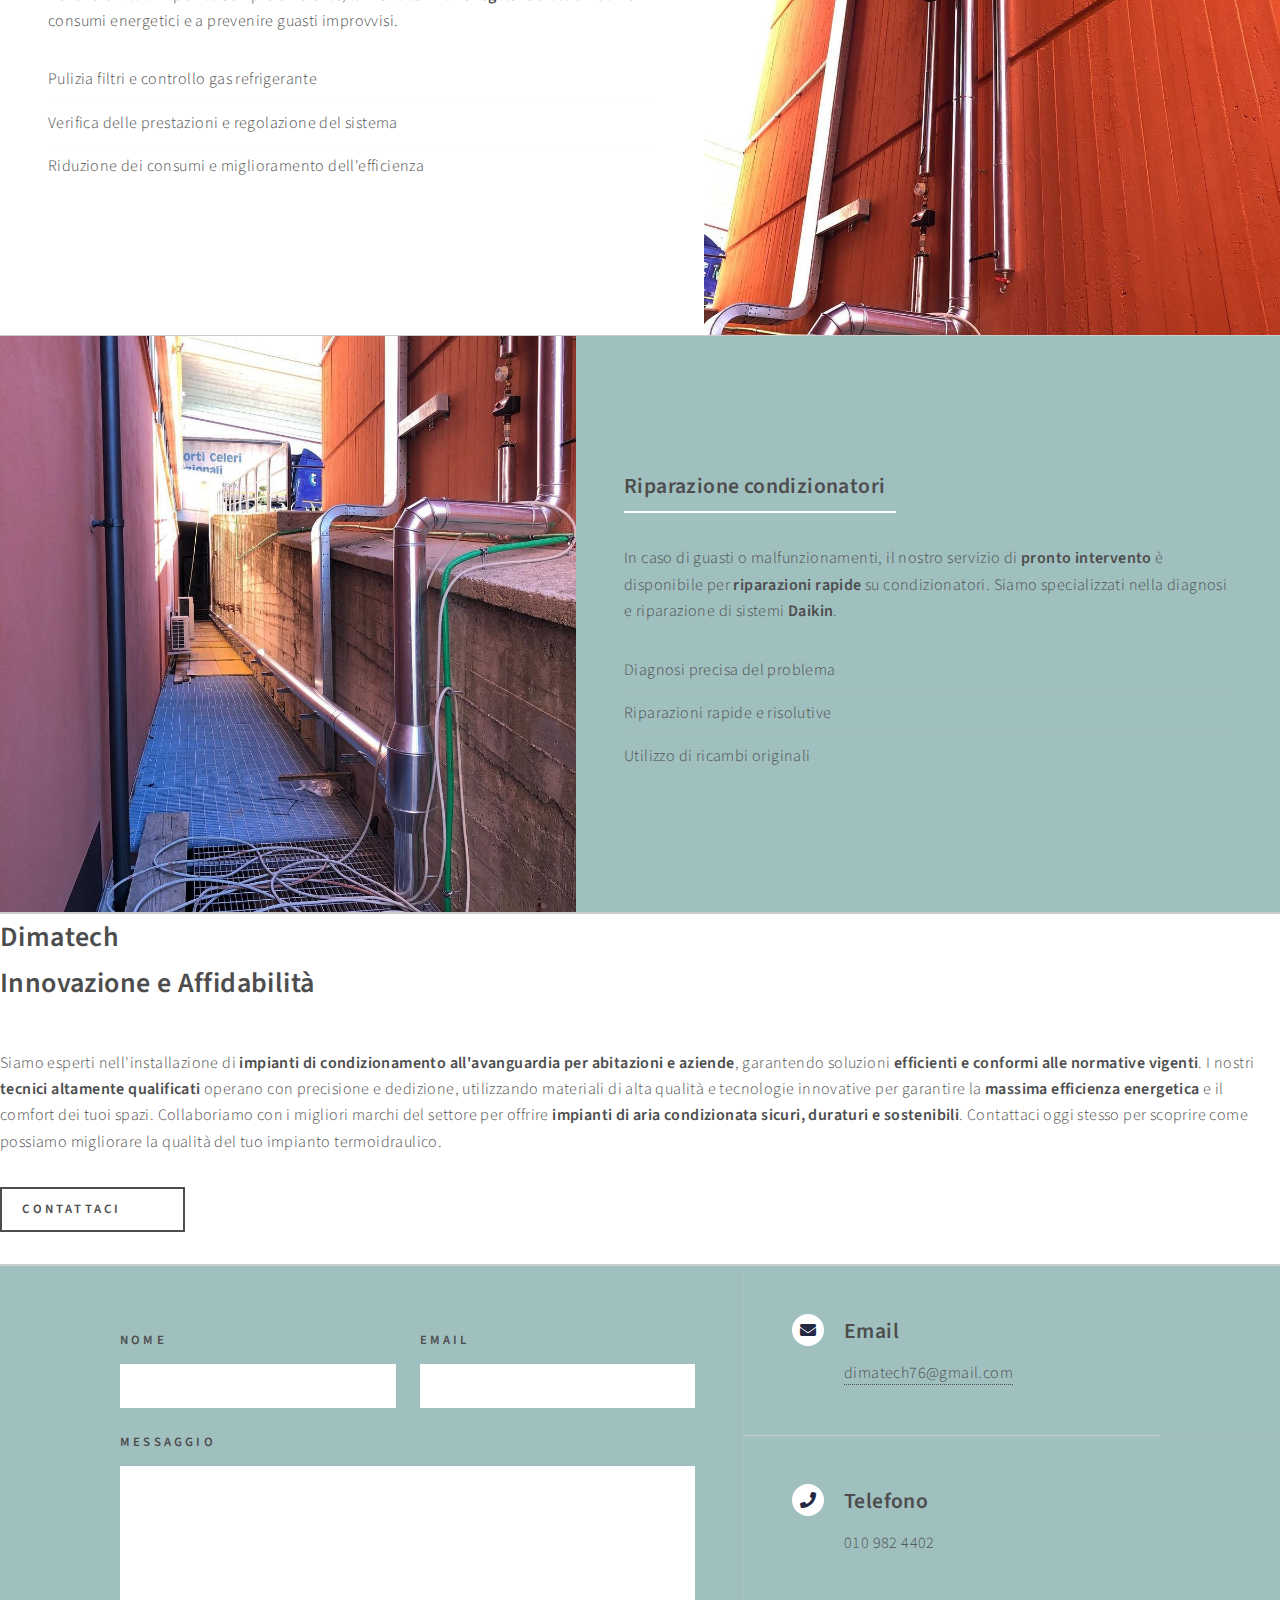
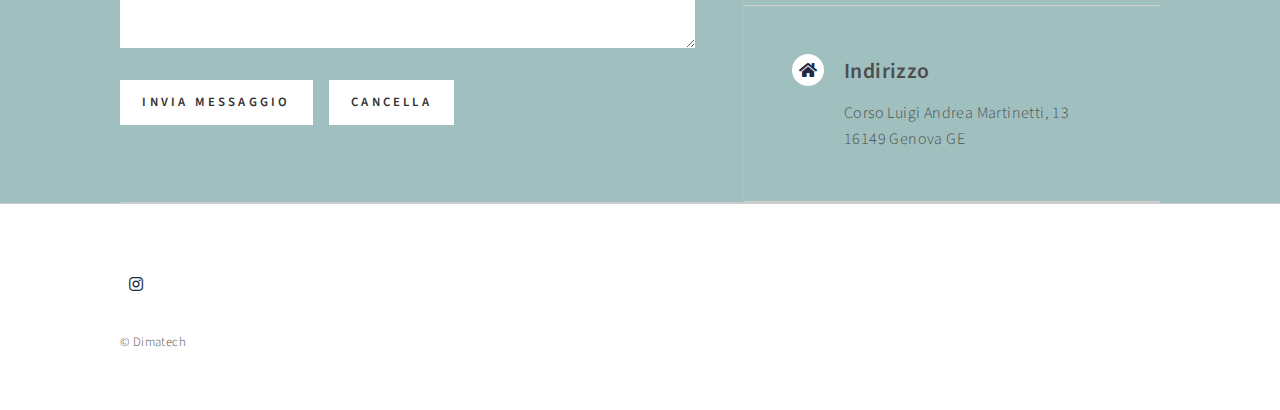
<file: prodotti.html>
<!DOCTYPE HTML>
<!--
	Forty by HTML5 UP
	html5up.net | @ajlkn
	Free for personal and commercial use under the CCA 3.0 license (html5up.net/license)
-->
<html>
	<head>
		<title>Dimatech Termoidraulica</title>
		<meta charset="utf-8" />
		<meta name="viewport" content="width=device-width, initial-scale=1, user-scalable=no" />
		<link rel="stylesheet" href="assets/css/main.css" />
		<link rel="stylesheet" href="assets/css/dimatech.css" />
		<noscript><link rel="stylesheet" href="assets/css/noscript.css" /></noscript>
	</head>
	<body class="is-preload">

		<!-- Wrapper -->
			<div id="wrapper">

				<!-- Header -->
				<!-- Note: The "styleN" class below should match that of the banner element. -->
				<header id="header" class="alt">
					<a href="index.html" class="logo"><strong>Dimatech</strong> <span>Termoidraulica</span></a>
					<nav>
						<a href="#menu">Menu</a>
					</nav>
				</header>

			<!-- Menu -->
				<nav id="menu">
					<ul class="links">
						<li><a href="index.html">Home</a></li>
						<li><a href="chisiamo.html">Chi Siamo</a></li>
						<li><a href="servizi.html">Servizi</a></li>
						<li><a href="prodotti.html">Prodotti</a></li>
					</ul>
					<ul class="actions stacked">
						
					</ul>
				</nav>

				<!-- Banner -->
				<!-- Note: The "styleN" class below should match that of the header element. -->
					<section id="banner" class="style2">
						<div class="inner">
							<span class="image">
								<img src="images/pic07.jpg" alt="" />
							</span>
							<header class="major">
								<h1>Prodotti Daikin</h1>
							</header>
							<div class="content">
								<p><p>Affidati a <strong>Dimatech</strong> per servizi professionali di:<br> installazione, manutenzione e riparazione di impianti termoidraulici e di climatizzazione a Genova e provincia.</p>
							</div>
						</div>
					</section>

				<!-- Main -->
					<div id="main">

						<!-- One -->
							<section id="one">
								<div class="inner">
									<header class="major">
										<h2>Perché Scegliere i Prodotti Daikin?</h2>
									</header>
									<p>I prodotti Daikin sono sinonimo di innovazione, efficienza energetica e durata nel tempo. Grazie all'utilizzo di tecnologie avanzate, Daikin è in grado di offrire soluzioni che garantiscono un risparmio energetico significativo, rispettando l'ambiente e riducendo i costi operativi.</p>
								</div>
							
						<!-- Two -->
							<section id="two" class="spotlights">
								<section>
									<a href="" class="image">
										<img src="dimatech-images/07.jpg" alt="" data-position="center center" />
									</a>
									<div class="content">
										<div class="inner">
											<header class="major">
												<h3>Installazione Condizionatori</h3>
											</header>
											<p>Servizi di <strong>installazione professionale di condizionatori</strong> per abitazioni, uffici e spazi commerciali. Siamo specializzati nell'installazione di <strong>condizionatori Daikin</strong>, noti per la loro affidabilità e prestazioni.</p>
											<ul class="alt">
												<li>Installazione rapida e sicura</li>
												<li>Consulenza personalizzata per la scelta del modello giusto</li>
												<li>Soluzioni per ogni ambiente, da piccoli appartamenti a grandi spazi commerciali</li>
											</ul>
										</div>
									</div>
								</section>
								<section>
									<a href="" class="image">
										<img src="dimatech-images/09.jpg" alt="" data-position="top center" />
									</a>
									<div class="content">
										<div class="inner">
											<header class="major">
												<h3>Manutenzione Condizionatori</h3>
											</header>
											<p>Per avere il tuo impianto sempre efficiente, la <strong>manutenzione regolare</strong> aiuta a ridurre i consumi energetici e a prevenire guasti improvvisi.</p>
											<ul class="alt">
												<li>Pulizia filtri e controllo gas refrigerante</li>
												<li>Verifica delle prestazioni e regolazione del sistema</li>
												<li>Riduzione dei consumi e miglioramento dell'efficienza</li>
											</ul>
										</div>
									</div>
								</section>
								<section>
									<a href="" class="image">
										<img src="dimatech-images/11.jpg"" alt="" data-position="25% 25%" />
									</a>
									<div class="content">
										<div class="inner">
											<header class="major">
												<h3>Riparazione condizionatori</h3>
											</header>
											<p>In caso di guasti o malfunzionamenti, il nostro servizio di <strong>pronto intervento</strong> è disponibile per <strong>riparazioni rapide</strong> su condizionatori. Siamo specializzati nella diagnosi e riparazione di sistemi <strong>Daikin</strong>.</p>
											<ul class="alt">
												<li>Diagnosi precisa del problema</li>
												<li>Riparazioni rapide e risolutive</li>
												<li>Utilizzo di ricambi originali</li>
											</ul>
										</div>
									</div>
								</section>
							</section>

						<!-- Three -->
							<section id="three">
								<div class="inner">
									<header class="major">
										<h2>Dimatech<br>Innovazione e Affidabilità</h2>
									</header>
									<p>Siamo esperti nell'installazione di <strong>impianti di condizionamento all'avanguardia per abitazioni e aziende</strong>, garantendo soluzioni <strong>efficienti e conformi alle normative vigenti</strong>. I nostri <strong>tecnici altamente qualificati</strong> operano con precisione e dedizione, utilizzando materiali di alta qualità e tecnologie innovative per garantire la <strong>massima efficienza energetica</strong> e il comfort dei tuoi spazi. Collaboriamo con i migliori marchi del settore per offrire <strong>impianti di aria condizionata sicuri, duraturi e sostenibili</strong>. Contattaci oggi stesso per scoprire come possiamo migliorare la qualità del tuo impianto termoidraulico.
									</p>
									<ul class="actions center">
										<li><a href="#contact" class="button next">Contattaci</a></li>
									</ul>
								</div>
							</section>

					</div>

				<!-- Contact -->
				<section id="contact">
					<div class="inner">
						<section>
							<form method="post" action="#">
								<div class="fields">
									<div class="field half">
										<label for="name">Nome</label>
										<input type="text" name="name" id="name" />
									</div>
									<div class="field half">
										<label for="email">Email</label>
										<input type="text" name="email" id="email" />
									</div>
									<div class="field">
										<label for="message">Messaggio</label>
										<textarea name="message" id="message" rows="6"></textarea>
									</div>
								</div>
								<ul class="actions">
									<li><input type="submit" value="Invia Messaggio" class="primary" /></li>
									<li><input type="reset" value="Cancella" /></li>
								</ul>
							</form>
						</section>
						<section class="split">
							<section>
								<div class="contact-method">
									<span class="icon solid alt fa-envelope"></span>
									<h3>Email</h3>
									<a href="#">dimatech76@gmail.com</a>
								</div>
							</section>
							<section>
								<div class="contact-method">
									<span class="icon solid alt fa-phone"></span>
									<h3>Telefono</h3>
									<span>010 982 4402</span>
								</div>
							</section>
							<section>
								<div class="contact-method">
									<span class="icon solid alt fa-home"></span>
									<h3>Indirizzo</h3>
									<span>Corso Luigi Andrea Martinetti, 13<br />
										16149 Genova GE<br />
									</span>
								</div>
							</section>
						</section>
					</div>
				</section>

			<!-- Footer -->
				<footer id="footer">
					<div class="inner">
						<ul class="icons">
						
							<li><a href="https://www.instagram.com/dimatech76/" class="icon brands alt fa-instagram"><span class="label">Instagram</span></a></li>
						</ul>
						<ul class="copyright">
							<li>&copy; Dimatech</li></li>
						</ul>
					</div>
				</footer>

		</div>

		<!-- Scripts -->
			<script src="assets/js/jquery.min.js"></script>
			<script src="assets/js/jquery.scrolly.min.js"></script>
			<script src="assets/js/jquery.scrollex.min.js"></script>
			<script src="assets/js/browser.min.js"></script>
			<script src="assets/js/breakpoints.min.js"></script>
			<script src="assets/js/util.js"></script>
			<script src="assets/js/main.js"></script>

	</body>
</html>
</file>
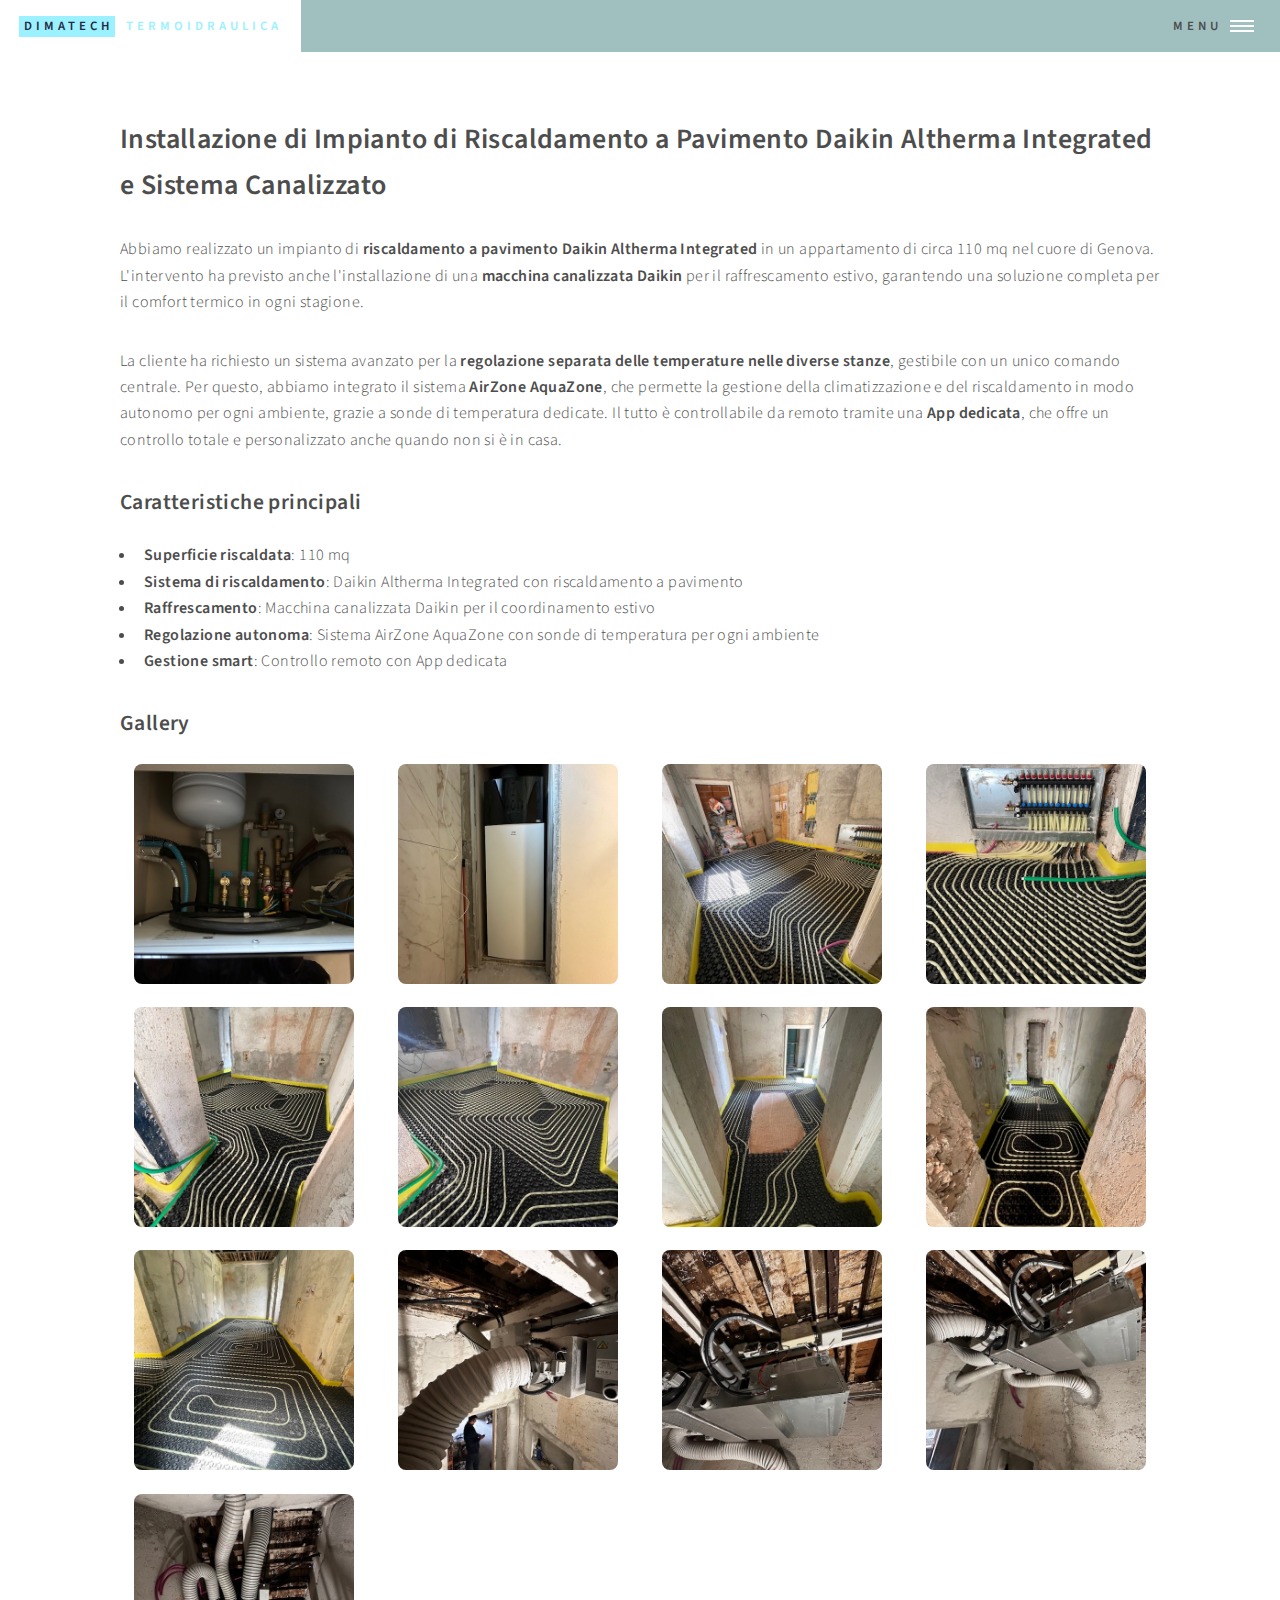
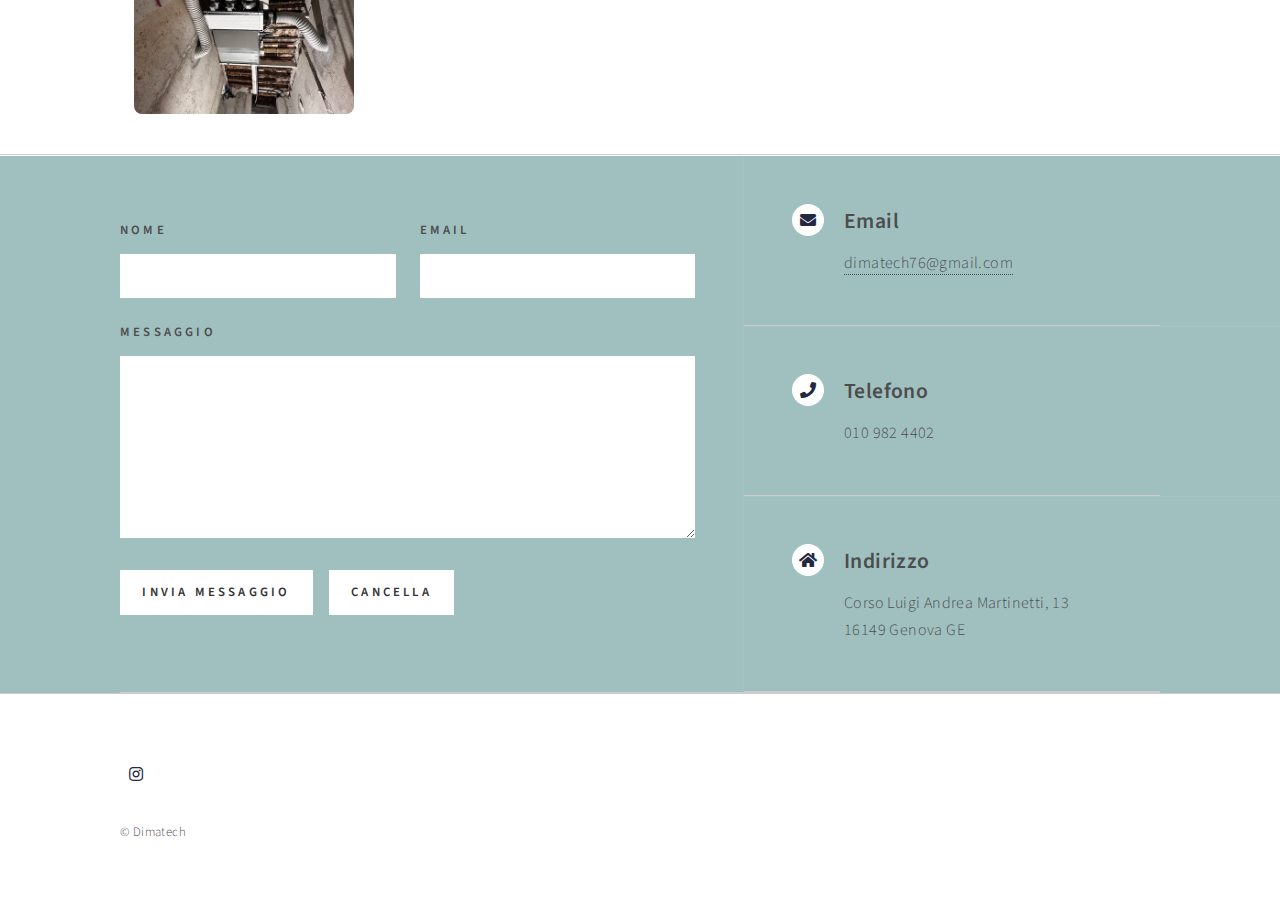
<file: riscaldamento-a-pavimento-daikin.html>
<!DOCTYPE HTML>
<!--
	Forty by HTML5 UP
	html5up.net | @ajlkn
	Free for personal and commercial use under the CCA 3.0 license (html5up.net/license)
-->
<html>
	<head>
		<title>Dimatech Termoidraulica</title>
		<meta charset="utf-8" />
		<meta name="viewport" content="width=device-width, initial-scale=1, user-scalable=no" />
		<link rel="stylesheet" href="assets/css/main.css" />
		<link rel="stylesheet" href="assets/css/dimatech.css?v1.3" />
		<noscript><link rel="stylesheet" href="assets/css/noscript.css" /></noscript>
	</head>
	<body class="is-preload">

		<!-- Wrapper -->
			<div id="wrapper">

				<!-- Header -->
				<header id="header" class="alt">
					<a href="index.html" class="logo"><strong>Dimatech</strong> <span>Termoidraulica</span></a>
					<nav>
						<a href="#menu">Menu</a>
					</nav>
				</header>

				<!-- Menu -->
				<nav id="menu">
					<ul class="links">
						<li><a href="index.html">Home</a></li>
						<li><a href="chisiamo.html">Chi Siamo</a></li>
						<li><a href="servizi.html">Servizi</a></li>
						<li><a href="condizionatori.html">Condizionatori</a></li>
						<li><a href="lavori.html">Lavori</a></li>
					</ul>
					<ul class="actions stacked">
						
					</ul>
				</nav>

				<!-- Main -->
					<div id="main" class="alt">

						<!-- One -->
								<section id="one">
									<div class="inner">
										<h2>Installazione di Impianto di Riscaldamento a Pavimento Daikin Altherma Integrated e Sistema Canalizzato</h2>
										<p>
											Abbiamo realizzato un impianto di <strong>riscaldamento a pavimento Daikin Altherma Integrated</strong> in un appartamento di circa 110 mq nel cuore di Genova. L'intervento ha previsto anche l'installazione di una <strong>macchina canalizzata Daikin</strong> per il raffrescamento estivo, garantendo una soluzione completa per il comfort termico in ogni stagione.
										</p>
								
										<p>
											La cliente ha richiesto un sistema avanzato per la <strong>regolazione separata delle temperature nelle diverse stanze</strong>, gestibile con un unico comando centrale. Per questo, abbiamo integrato il sistema <strong>AirZone AquaZone</strong>, che permette la gestione della climatizzazione e del riscaldamento in modo autonomo per ogni ambiente, grazie a sonde di temperatura dedicate. Il tutto è controllabile da remoto tramite una <strong>App dedicata</strong>, che offre un controllo totale e personalizzato anche quando non si è in casa.
										</p>
										<h3>Caratteristiche principali</h3>
	
										<ul>
											<li><strong>Superficie riscaldata</strong>: 110 mq</li>
											<li><strong>Sistema di riscaldamento</strong>: Daikin Altherma Integrated con riscaldamento a pavimento</li>
											<li><strong>Raffrescamento</strong>: Macchina canalizzata Daikin per il coordinamento estivo</li>
											<li><strong>Regolazione autonoma</strong>: Sistema AirZone AquaZone con sonde di temperatura per ogni ambiente</li>
											<li><strong>Gestione smart</strong>: Controllo remoto con App dedicata</li>
										</ul>
											
										<h3> Gallery </h3>
										<div class="grid-container">
											<div class="work-item">
												  <img src="lavori\impiantoriscaldamentoDaikin\01.jpg" alt="">
											</div>
											<div class="work-item">
												  <img src="lavori\impiantoriscaldamentoDaikin\02.jpg" alt="">
											</div>
											<div class="work-item">
												<img src="lavori\impiantoriscaldamentoDaikin\03.jpg" alt="">
											</div>
											<div class="work-item">
												<img src="lavori\impiantoriscaldamentoDaikin\04.jpg" alt="">
											</div>
											<div class="work-item">
												<img src="lavori\impiantoriscaldamentoDaikin\05.jpg" alt="">
											</div>
											<div class="work-item">
												<img src="lavori\impiantoriscaldamentoDaikin\06.jpg" alt="">
											</div>
											<div class="work-item">
												<img src="lavori\impiantoriscaldamentoDaikin\07.jpg" alt="">
											</div>
											<div class="work-item">
												<img src="lavori\impiantoriscaldamentoDaikin\08.jpg" alt="">
											</div>
											<div class="work-item">
												<img src="lavori\impiantoriscaldamentoDaikin\09.jpg" alt="">
											</div>
											<div class="work-item">
												<img src="lavori\impiantoriscaldamentoDaikin\10.jpg" alt="">
											</div>
											<div class="work-item">
												<img src="lavori\impiantoriscaldamentoDaikin\11.jpg" alt="">
											</div>
											<div class="work-item">
												<img src="lavori\impiantoriscaldamentoDaikin\12.jpg" alt="">
											</div>
											<div class="work-item">
												<img src="lavori\impiantoriscaldamentoDaikin\13.jpg" alt="">
											</div>
										</div>
									</section>
									
					</div>

				<!-- Contact -->
				<section id="contact">
					<div class="inner">
						<section>
							<form method="post" action="#">
								<div class="fields">
									<div class="field half">
										<label for="name">Nome</label>
										<input type="text" name="name" id="name" />
									</div>
									<div class="field half">
										<label for="email">Email</label>
										<input type="text" name="email" id="email" />
									</div>
									<div class="field">
										<label for="message">Messaggio</label>
										<textarea name="message" id="message" rows="6"></textarea>
									</div>
								</div>
								<ul class="actions">
									<li><input type="submit" value="Invia Messaggio" class="primary" /></li>
									<li><input type="reset" value="Cancella" /></li>
								</ul>
							</form>
						</section>
						<section class="split">
							<section>
								<div class="contact-method">
									<span class="icon solid alt fa-envelope"></span>
									<h3>Email</h3>
									<a href="#">dimatech76@gmail.com</a>
								</div>
							</section>
							<section>
								<div class="contact-method">
									<span class="icon solid alt fa-phone"></span>
									<h3>Telefono</h3>
									<span>010 982 4402</span>
								</div>
							</section>
							<section>
								<div class="contact-method">
									<span class="icon solid alt fa-home"></span>
									<h3>Indirizzo</h3>
									<span>Corso Luigi Andrea Martinetti, 13<br />
										16149 Genova GE<br />
									</span>
								</div>
							</section>
						</section>
					</div>
				</section>

			<!-- Footer -->
				<footer id="footer">
					<div class="inner">
						<ul class="icons">
						
							<li><a href="https://www.instagram.com/dimatech76/" class="icon brands alt fa-instagram"><span class="label">Instagram</span></a></li>
						</ul>
						<ul class="copyright">
							<li>&copy; Dimatech</li></li>
						</ul>
					</div>
				</footer>

		</div>

		<!-- Scripts -->
			<script src="assets/js/jquery.min.js"></script>
			<script src="assets/js/jquery.scrolly.min.js"></script>
			<script src="assets/js/jquery.scrollex.min.js"></script>
			<script src="assets/js/browser.min.js"></script>
			<script src="assets/js/breakpoints.min.js"></script>
			<script src="assets/js/util.js"></script>
			<script src="assets/js/main.js"></script>

	</body>
</html>
</file>
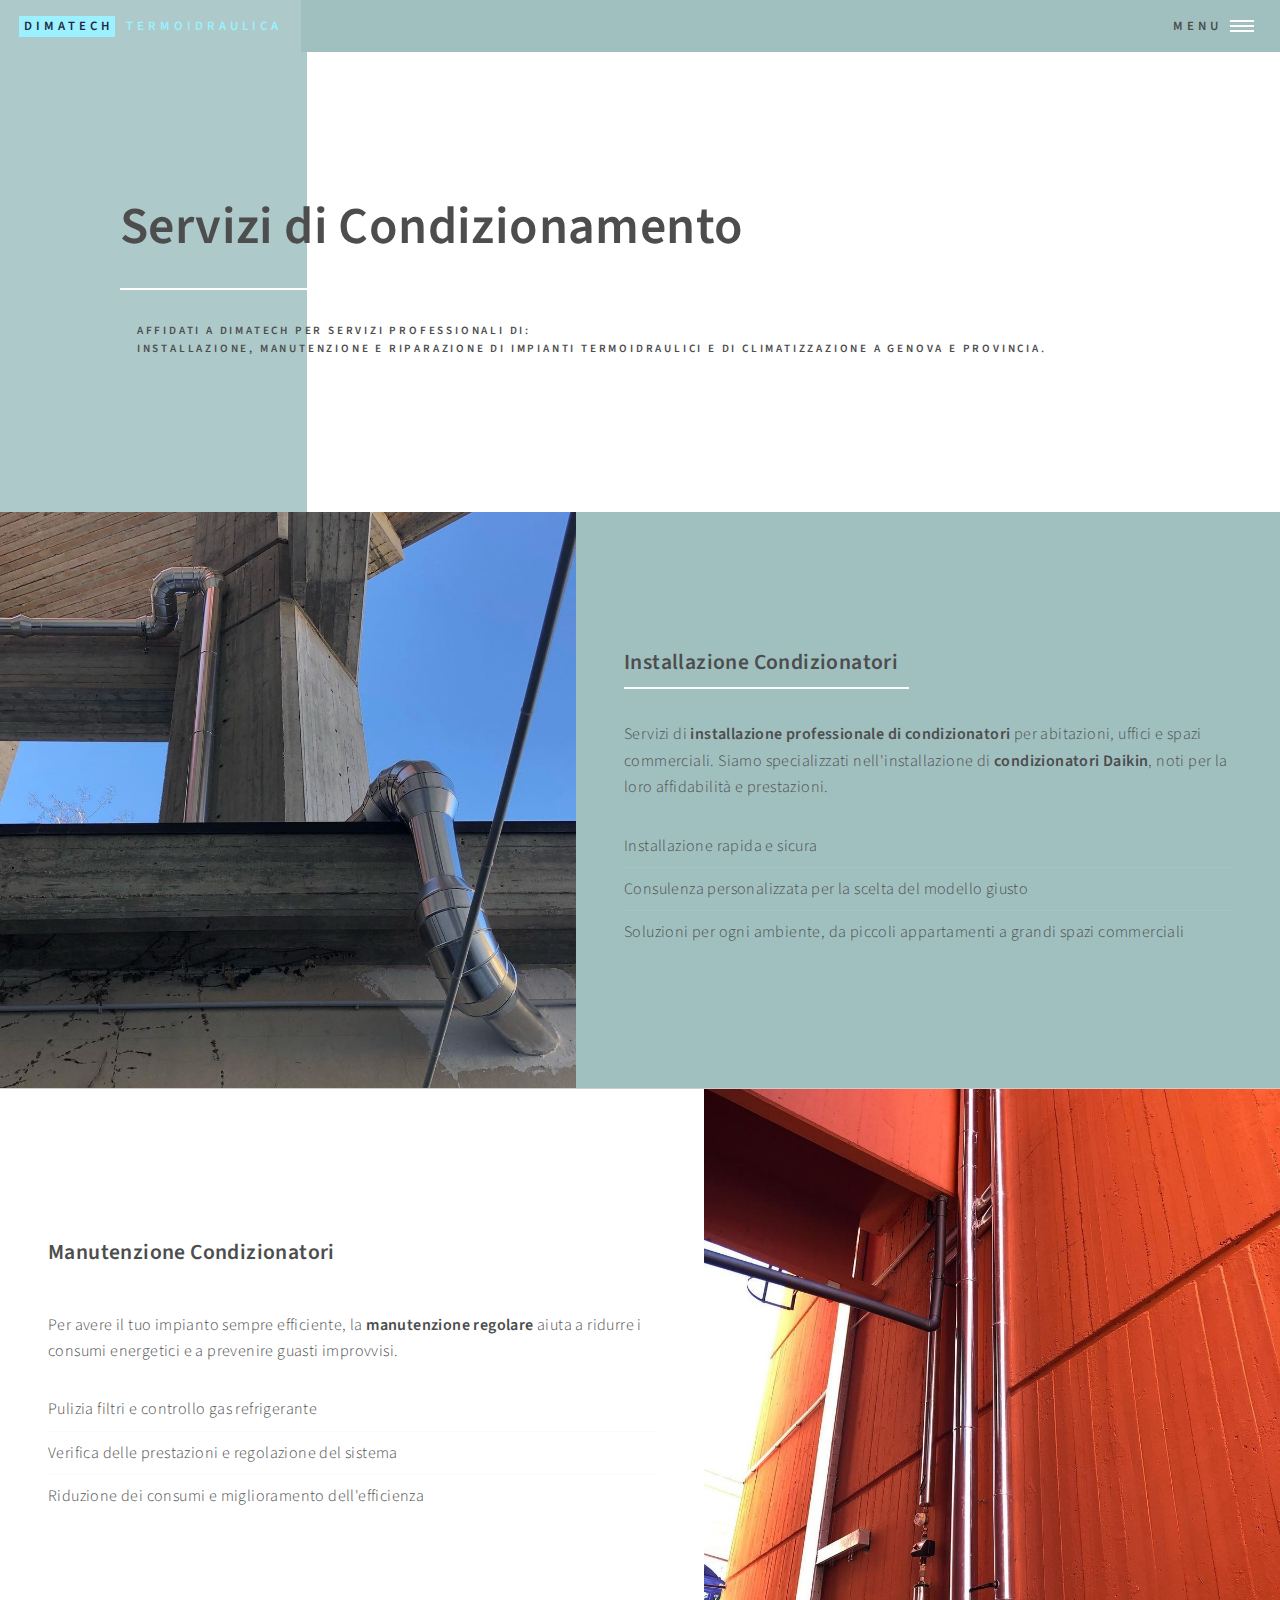
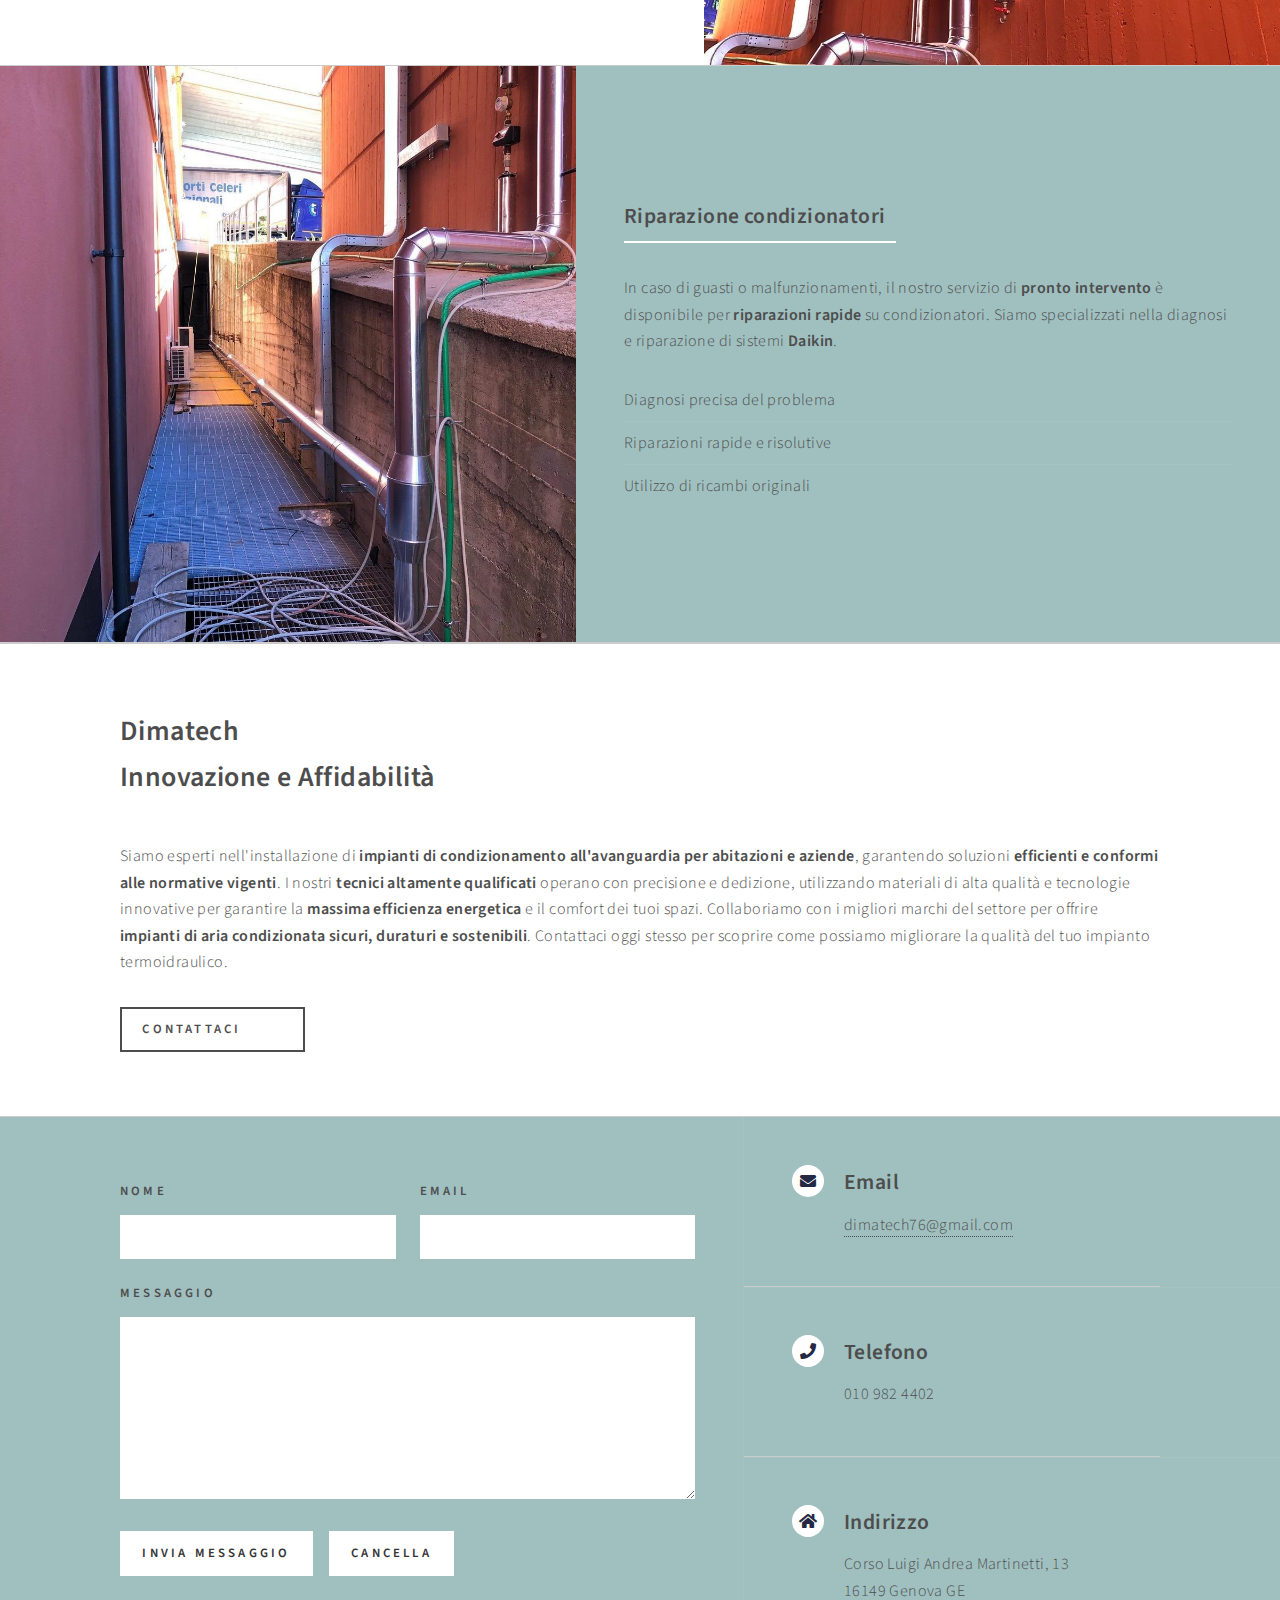
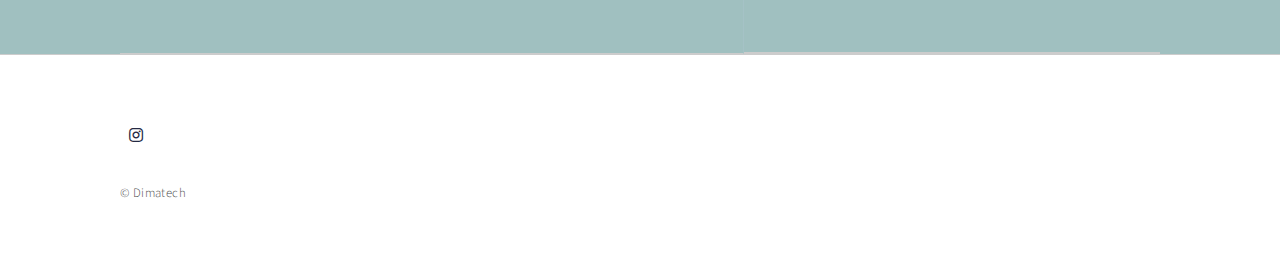
<file: servizi.html>
<!DOCTYPE HTML>
<!--
	Forty by HTML5 UP
	html5up.net | @ajlkn
	Free for personal and commercial use under the CCA 3.0 license (html5up.net/license)
-->
<html>
	<head>
		<title>Dimatech Termoidraulica</title>
		<meta charset="utf-8" />
		<meta name="viewport" content="width=device-width, initial-scale=1, user-scalable=no" />
		<link rel="stylesheet" href="assets/css/main.css" />
		<link rel="stylesheet" href="assets/css/dimatech.css?v1.3" />
		<noscript><link rel="stylesheet" href="assets/css/noscript.css" /></noscript>
	</head>
	<body class="is-preload">

		<!-- Wrapper -->
			<div id="wrapper">

				<!-- Header -->
				<!-- Note: The "styleN" class below should match that of the banner element. -->
				<header id="header" class="alt">
					<a href="index.html" class="logo"><strong>Dimatech</strong> <span>Termoidraulica</span></a>
					<nav>
						<a href="#menu">Menu</a>
					</nav>
				</header>

			<!-- Menu -->
				<nav id="menu">
					<ul class="links">
						<li><a href="index.html">Home</a></li>
						<li><a href="chisiamo.html">Chi Siamo</a></li>
						<li><a href="servizi.html">Servizi</a></li>
						<li><a href="condizionatori.html">Condizionatori</a></li>
						<li><a href="lavori.html">Lavori</a></li>
					</ul>
					<ul class="actions stacked">
						
					</ul>
				</nav>

				<!-- Banner -->
				<!-- Note: The "styleN" class below should match that of the header element. -->
					<section id="banner" class="style2">
						<div class="inner">
							<span class="image">
								<img src="images/pic07.jpg" alt="" />
							</span>
							<header class="major">
								<h1>Servizi di Condizionamento</h1>
							</header>
							<div class="content">
								<p><p>Affidati a <strong>Dimatech</strong> per servizi professionali di:<br> installazione, manutenzione e riparazione di impianti termoidraulici e di climatizzazione a Genova e provincia.</p>
							</div>
						</div>
					</section>

				<!-- Main -->
					<div id="main">
						<!-- Two -->
							<section id="two" class="spotlights">
								<section>
									<a href="" class="image">
										<img src="dimatech-images/07.jpg" alt="" data-position="center center" />
									</a>
									<div class="content">
										<div class="inner">
											<header class="major">
												<h3>Installazione Condizionatori</h3>
											</header>
											<p>Servizi di <strong>installazione professionale di condizionatori</strong> per abitazioni, uffici e spazi commerciali. Siamo specializzati nell'installazione di <strong>condizionatori Daikin</strong>, noti per la loro affidabilità e prestazioni.</p>
											<ul class="alt">
												<li>Installazione rapida e sicura</li>
												<li>Consulenza personalizzata per la scelta del modello giusto</li>
												<li>Soluzioni per ogni ambiente, da piccoli appartamenti a grandi spazi commerciali</li>
											</ul>
										</div>
									</div>
								</section>
								<section>
									<a href="" class="image">
										<img src="dimatech-images/09.jpg" alt="" data-position="top center" />
									</a>
									<div class="content">
										<div class="inner">
											<header class="major">
												<h3>Manutenzione Condizionatori</h3>
											</header>
											<p>Per avere il tuo impianto sempre efficiente, la <strong>manutenzione regolare</strong> aiuta a ridurre i consumi energetici e a prevenire guasti improvvisi.</p>
											<ul class="alt">
												<li>Pulizia filtri e controllo gas refrigerante</li>
												<li>Verifica delle prestazioni e regolazione del sistema</li>
												<li>Riduzione dei consumi e miglioramento dell'efficienza</li>
											</ul>
										</div>
									</div>
								</section>
								<section>
									<a href="" class="image">
										<img src="dimatech-images/11.jpg"" alt="" data-position="25% 25%" />
									</a>
									<div class="content">
										<div class="inner">
											<header class="major">
												<h3>Riparazione condizionatori</h3>
											</header>
											<p>In caso di guasti o malfunzionamenti, il nostro servizio di <strong>pronto intervento</strong> è disponibile per <strong>riparazioni rapide</strong> su condizionatori. Siamo specializzati nella diagnosi e riparazione di sistemi <strong>Daikin</strong>.</p>
											<ul class="alt">
												<li>Diagnosi precisa del problema</li>
												<li>Riparazioni rapide e risolutive</li>
												<li>Utilizzo di ricambi originali</li>
											</ul>
										</div>
									</div>
								</section>
							</section>

						<!-- Three -->
							<section id="three">
								<div class="inner">
									<header class="major">
										<h2>Dimatech<br>Innovazione e Affidabilità</h2>
									</header>
									<p>Siamo esperti nell'installazione di <strong>impianti di condizionamento all'avanguardia per abitazioni e aziende</strong>, garantendo soluzioni <strong>efficienti e conformi alle normative vigenti</strong>. I nostri <strong>tecnici altamente qualificati</strong> operano con precisione e dedizione, utilizzando materiali di alta qualità e tecnologie innovative per garantire la <strong>massima efficienza energetica</strong> e il comfort dei tuoi spazi. Collaboriamo con i migliori marchi del settore per offrire <strong>impianti di aria condizionata sicuri, duraturi e sostenibili</strong>. Contattaci oggi stesso per scoprire come possiamo migliorare la qualità del tuo impianto termoidraulico.
									</p>
									<ul class="actions center">
										<li><a href="#contact" class="button next">Contattaci</a></li>
									</ul>
								</div>
							</section>

					</div>

				<!-- Contact -->
				<section id="contact">
					<div class="inner">
						<section>
							<form method="post" action="#">
								<div class="fields">
									<div class="field half">
										<label for="name">Nome</label>
										<input type="text" name="name" id="name" />
									</div>
									<div class="field half">
										<label for="email">Email</label>
										<input type="text" name="email" id="email" />
									</div>
									<div class="field">
										<label for="message">Messaggio</label>
										<textarea name="message" id="message" rows="6"></textarea>
									</div>
								</div>
								<ul class="actions">
									<li><input type="submit" value="Invia Messaggio" class="primary" /></li>
									<li><input type="reset" value="Cancella" /></li>
								</ul>
							</form>
						</section>
						<section class="split">
							<section>
								<div class="contact-method">
									<span class="icon solid alt fa-envelope"></span>
									<h3>Email</h3>
									<a href="#">dimatech76@gmail.com</a>
								</div>
							</section>
							<section>
								<div class="contact-method">
									<span class="icon solid alt fa-phone"></span>
									<h3>Telefono</h3>
									<span>010 982 4402</span>
								</div>
							</section>
							<section>
								<div class="contact-method">
									<span class="icon solid alt fa-home"></span>
									<h3>Indirizzo</h3>
									<span>Corso Luigi Andrea Martinetti, 13<br />
										16149 Genova GE<br />
									</span>
								</div>
							</section>
						</section>
					</div>
				</section>

			<!-- Footer -->
				<footer id="footer">
					<div class="inner">
						<ul class="icons">
						
							<li><a href="https://www.instagram.com/dimatech76/" class="icon brands alt fa-instagram"><span class="label">Instagram</span></a></li>
						</ul>
						<ul class="copyright">
							<li>&copy; Dimatech</li></li>
						</ul>
					</div>
				</footer>

		</div>

		<!-- Scripts -->
			<script src="assets/js/jquery.min.js"></script>
			<script src="assets/js/jquery.scrolly.min.js"></script>
			<script src="assets/js/jquery.scrollex.min.js"></script>
			<script src="assets/js/browser.min.js"></script>
			<script src="assets/js/breakpoints.min.js"></script>
			<script src="assets/js/util.js"></script>
			<script src="assets/js/main.js"></script>

	</body>
</html>
</file>
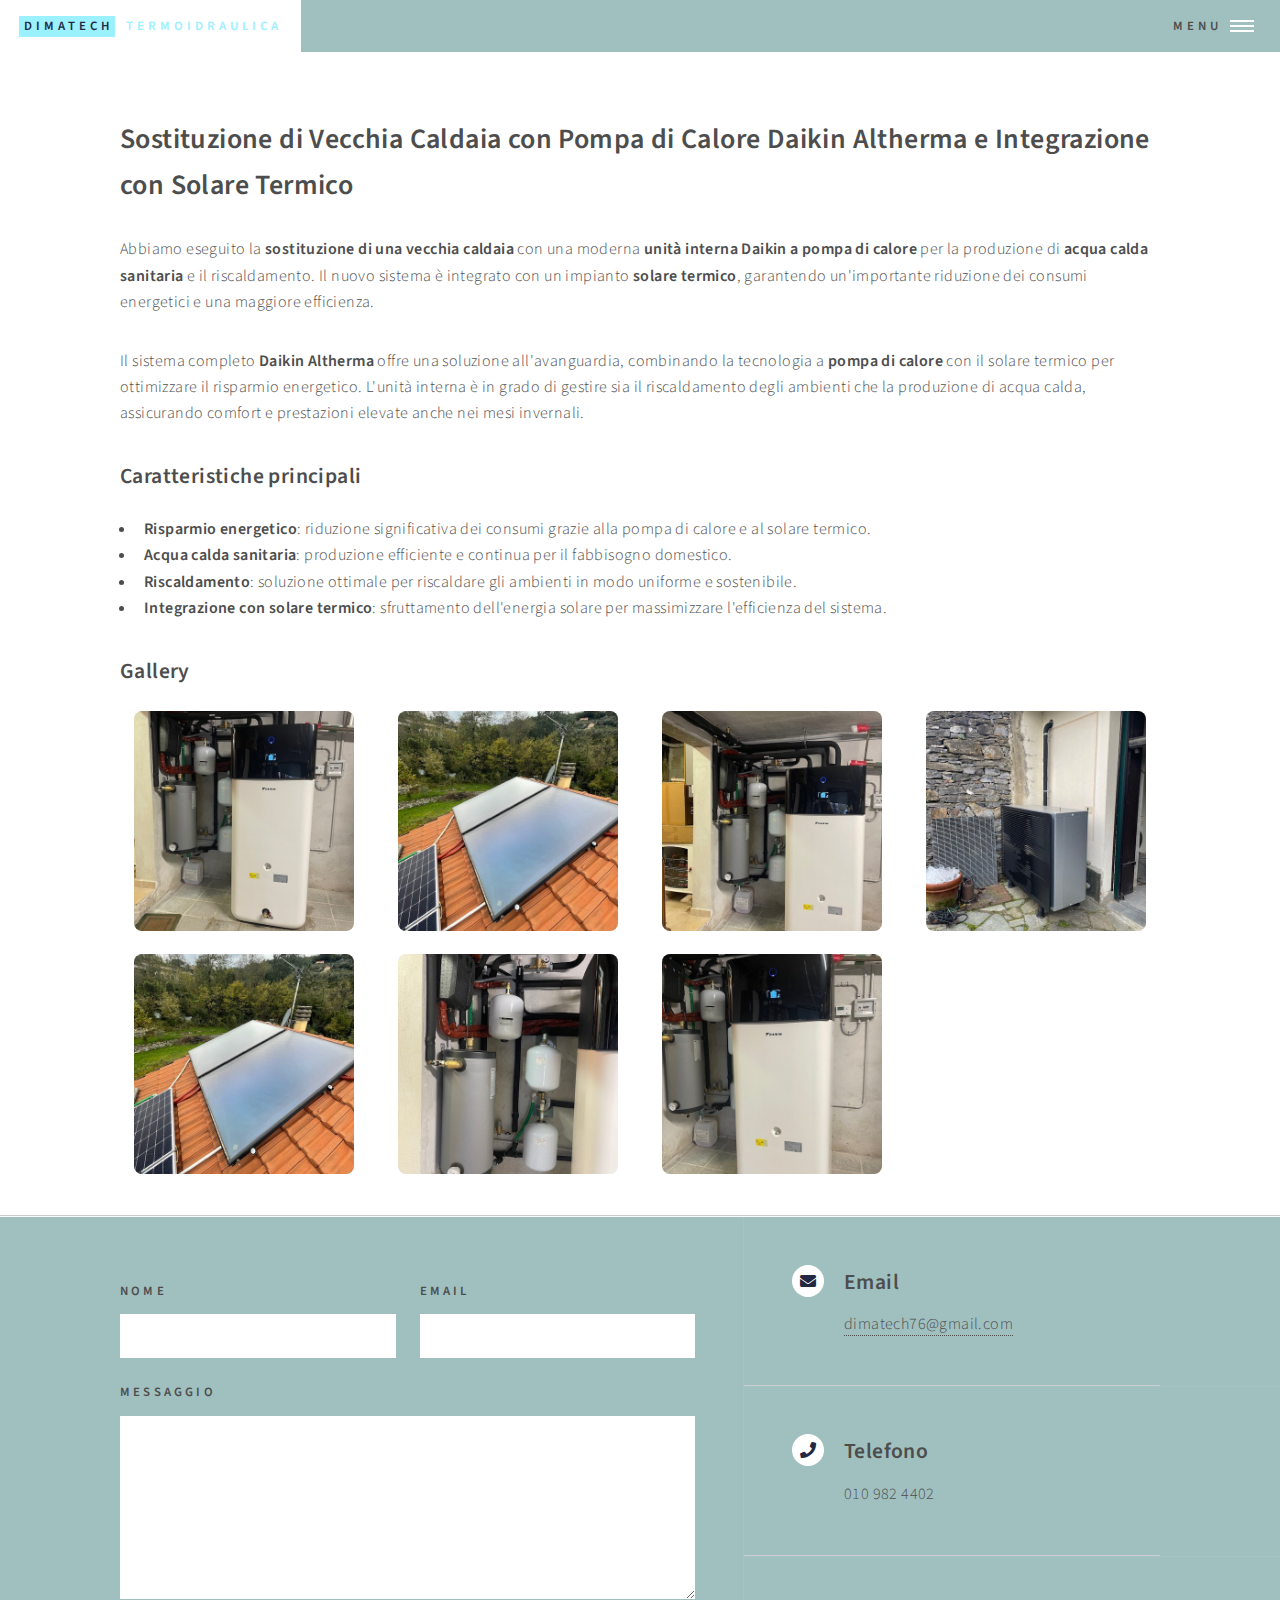
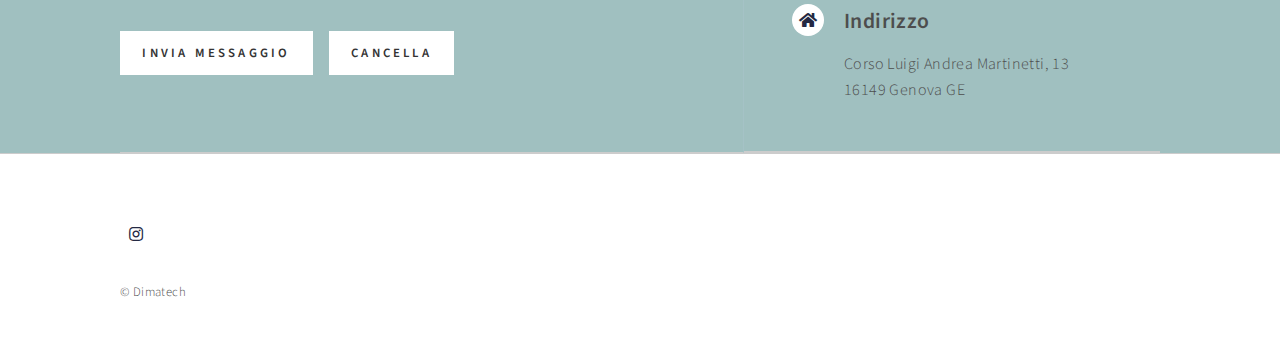
<file: sostituzione-caldaia-con-pompa-di-calore-daikin.html>
<!DOCTYPE HTML>
<!--
	Forty by HTML5 UP
	html5up.net | @ajlkn
	Free for personal and commercial use under the CCA 3.0 license (html5up.net/license)
-->
<html>
	<head>
		<title>Dimatech Termoidraulica</title>
		<meta charset="utf-8" />
		<meta name="viewport" content="width=device-width, initial-scale=1, user-scalable=no" />
		<link rel="stylesheet" href="assets/css/main.css" />
		<link rel="stylesheet" href="assets/css/dimatech.css?v1.3" />
		<noscript><link rel="stylesheet" href="assets/css/noscript.css" /></noscript>
	</head>
	<body class="is-preload">

		<!-- Wrapper -->
			<div id="wrapper">

				<!-- Header -->
				<header id="header" class="alt">
					<a href="index.html" class="logo"><strong>Dimatech</strong> <span>Termoidraulica</span></a>
					<nav>
						<a href="#menu">Menu</a>
					</nav>
				</header>

				<!-- Menu -->
				<nav id="menu">
					<ul class="links">
						<li><a href="index.html">Home</a></li>
						<li><a href="chisiamo.html">Chi Siamo</a></li>
						<li><a href="servizi.html">Servizi</a></li>
						<li><a href="condizionatori.html">Condizionatori</a></li>
						<li><a href="lavori.html">Lavori</a></li>
					</ul>
					<ul class="actions stacked">
						
					</ul>
				</nav>

				<!-- Main -->
					<div id="main" class="alt">

						<!-- One -->
						
						<section id="one">
										<div class="inner">
											<h2>Sostituzione di Vecchia Caldaia con Pompa di Calore Daikin Altherma e Integrazione con Solare Termico</h2>
											<p>
												Abbiamo eseguito la <strong>sostituzione di una vecchia caldaia</strong> con una moderna <strong>unità interna Daikin a pompa di calore</strong> per la produzione di <strong>acqua calda sanitaria</strong> e il riscaldamento. Il nuovo sistema è integrato con un impianto <strong>solare termico</strong>, garantendo un'importante riduzione dei consumi energetici e una maggiore efficienza.
											</p>
									
											<p>
												Il sistema completo <strong>Daikin Altherma</strong> offre una soluzione all'avanguardia, combinando la tecnologia a <strong>pompa di calore</strong> con il solare termico per ottimizzare il risparmio energetico. L'unità interna è in grado di gestire sia il riscaldamento degli ambienti che la produzione di acqua calda, assicurando comfort e prestazioni elevate anche nei mesi invernali.
											</p>
											<h3>Caratteristiche principali</h3>
		
											<ul>
												<li><strong>Risparmio energetico</strong>: riduzione significativa dei consumi grazie alla pompa di calore e al solare termico.</li>
												<li><strong>Acqua calda sanitaria</strong>: produzione efficiente e continua per il fabbisogno domestico.</li>
												<li><strong>Riscaldamento</strong>: soluzione ottimale per riscaldare gli ambienti in modo uniforme e sostenibile.</li>
												<li><strong>Integrazione con solare termico</strong>: sfruttamento dell'energia solare per massimizzare l'efficienza del sistema.</li>
											</ul>
												
											<h3> Gallery </h3>
											<div class="grid-container">
												<div class="work-item">
													  <img src="lavori\caldaia\01.jpg" alt="">
												</div>
												<div class="work-item">
													  <img src="lavori\caldaia\02.jpg" alt="">
												</div>
												<div class="work-item">
													<img src="lavori\caldaia\03.jpg" alt="">
												</div>
												<div class="work-item">
													<img src="lavori\caldaia\04.jpg" alt="">
												</div>
												<div class="work-item">
													<img src="lavori\caldaia\05.jpg" alt="">
												</div>
												<div class="work-item">
													<img src="lavori\caldaia\06.jpg" alt="">
												</div>
												<div class="work-item">
													<img src="lavori\caldaia\07.jpg" alt="">
												</div>
											</div>
										</section>
					</div>

				<!-- Contact -->
				<section id="contact">
					<div class="inner">
						<section>
							<form method="post" action="#">
								<div class="fields">
									<div class="field half">
										<label for="name">Nome</label>
										<input type="text" name="name" id="name" />
									</div>
									<div class="field half">
										<label for="email">Email</label>
										<input type="text" name="email" id="email" />
									</div>
									<div class="field">
										<label for="message">Messaggio</label>
										<textarea name="message" id="message" rows="6"></textarea>
									</div>
								</div>
								<ul class="actions">
									<li><input type="submit" value="Invia Messaggio" class="primary" /></li>
									<li><input type="reset" value="Cancella" /></li>
								</ul>
							</form>
						</section>
						<section class="split">
							<section>
								<div class="contact-method">
									<span class="icon solid alt fa-envelope"></span>
									<h3>Email</h3>
									<a href="#">dimatech76@gmail.com</a>
								</div>
							</section>
							<section>
								<div class="contact-method">
									<span class="icon solid alt fa-phone"></span>
									<h3>Telefono</h3>
									<span>010 982 4402</span>
								</div>
							</section>
							<section>
								<div class="contact-method">
									<span class="icon solid alt fa-home"></span>
									<h3>Indirizzo</h3>
									<span>Corso Luigi Andrea Martinetti, 13<br />
										16149 Genova GE<br />
									</span>
								</div>
							</section>
						</section>
					</div>
				</section>

			<!-- Footer -->
				<footer id="footer">
					<div class="inner">
						<ul class="icons">
						
							<li><a href="https://www.instagram.com/dimatech76/" class="icon brands alt fa-instagram"><span class="label">Instagram</span></a></li>
						</ul>
						<ul class="copyright">
							<li>&copy; Dimatech</li></li>
						</ul>
					</div>
				</footer>

		</div>

		<!-- Scripts -->
			<script src="assets/js/jquery.min.js"></script>
			<script src="assets/js/jquery.scrolly.min.js"></script>
			<script src="assets/js/jquery.scrollex.min.js"></script>
			<script src="assets/js/browser.min.js"></script>
			<script src="assets/js/breakpoints.min.js"></script>
			<script src="assets/js/util.js"></script>
			<script src="assets/js/main.js"></script>

	</body>
</html>
</file>
<file: assets/css/dimatech.css>
/*
#one{
    display:grid;
    grid-template-rows: 3fr;
    grid-template-columns: 3fr auto;
    grid-template-areas: 
    "uno due"
    "uno quattro"
    "uno tre"
}

#one article{
    width:100%;
}


#one article:nth-child(1){
    grid-area: uno;
    width:100%;
    height:100%;
    max-height:80em;
} 

#one article:nth-child(2) {
    grid-area: due;
}

#one article:nth-child(3){
    grid-area: tre;
} 

#one article:nth-child(4) {
    grid-area: quattro;
}
*/

:root{
    --bg-primary-color: white !important;
    --bg-secondary-color: #A0C0C0   !important;
    --text-color: #4D4D4D  !important;
    --tiles-text-color: #4d4d4d;
    --bg-even-color: #FFFFFF !important;
    --bg-odd-color: #F0F0F0 !important;
    --section-border-color: #ccc !important;
    --btn-shadow-inset-color: #ccc !important;
}
.button{
    box-shadow: inset 0 0 0 2px var(--text-color) !important;
    color: var(--text-color);
}
body{
    background-color: var(--bg-primary-color);
    color: var(--text-color) !important;
}
h1,h2,h3{
    color:  var(--text-color) !important;
}
strong{
    color: var(--text-color);
}
#main{
    background-color:var(--bg-primary-color);
}
input, textarea{
    background-color: white !important;
    color:#333 !important;
}

#header{
    background-color:var(--bg-secondary-color);
}
nav{
    background-color: var(--bg-secondary-color);
}


section{
    border-bottom: 1px solid var(--section-border-color) !important;
}
#banner{
   
    background-image:none !important; 
   /*  background-color:#336699 !important; */
}
#banner::after{
    background-color:var(--bg-secondary-color) !important;
    width:24%;
}

#two{
    background-color:#2F4F4F;
    background-color: var(--bg-primary-color);
}

#contact{
    background-color:var(--bg-secondary-color);
    
}
label{
    color:var(--text-color) !important;
}
#footer{
    background-color: var(--bg-primary-color);
}

#footer li {
    color: var(--text-color) !important;
}
.spotlights > section{
    background-color: var(--bg-secondary-color);
}

.spotlights > section:nth-child(2n){
    background-color: var(--bg-primary-color)
}

/*Lavori*/
.lavori img{
 
    max-height:500px !important;
    object-fit:cover;
}
/*Gallery*/
.grid-container {
    display: grid;
    grid-template-columns: repeat(auto-fit, minmax(220px, 1fr));
    gap: 15px;
  }
  
  .work-item {
    text-align: center;
  }
  
  .work-item img {
    width: 220px;
    height: 220px;
    object-fit: cover;
    border-radius: 8px;
  }
  .work-item img:hover {
    transform: scale(2);
    box-shadow: 0 4px 15px rgba(0, 0, 0, 0.3);
    object-fit:cover;
}


/*Tiles Home Page */

#one article:nth-child(2n)::before{ 
    
    background: rgba(0, 0, 0, 0.3) !important;
}
#one article:nth-child(2n+1)::before {
   background-color: rgba(0, 0, 0, 0.3) !important;
}


.tiles article{
    width: 20%;
    color: white !important;
    border:1px solid var(--section-border-color);
}

.tiles article h3{
    color: white !important;
}
.tiles article:nth-child(4n - 1), .tiles article:nth-child(4n - 2) {
    width: 20%;
}

.tiles article:nth-child(3), .tiles article:nth-child(5){
    width: 20%;
}
.tiles article:nth-child(4){
    width: 20%;
}

#menu{
    background-color: var(--bg-primary-color);
}

@media (max-width: 768px) {
    .grid-container {
        display: grid;
        grid-template-columns: repeat(auto-fit, minmax(100px, 1fr));
        gap: 5px;
    }
    .work-item img {
        width: 120px;
        height: 120px;
    }

    .lavori img{
 
        max-height:300px !important;
        object-fit:cover;
    }
}
</file>
<file: assets/css/noscript.css>
/*
	Forty by HTML5 UP
	html5up.net | @ajlkn
	Free for personal and commercial use under the CCA 3.0 license (html5up.net/license)
*/

/* Banner */

	body.is-preload #banner:after {
		opacity: 0.85;
	}

	body.is-preload #banner > .inner {
		-moz-filter: none;
		-webkit-filter: none;
		-ms-filter: none;
		filter: none;
		-moz-transform: none;
		-webkit-transform: none;
		-ms-transform: none;
		transform: none;
		opacity: 1;
	}
</file>
<file: assets/css/main.css>
@import url(fontawesome-all.min.css);
@import url("https://fonts.googleapis.com/css?family=Source+Sans+Pro:300,300italic,600,600italic");

/*
	Forty by HTML5 UP
	html5up.net | @ajlkn
	Free for personal and commercial use under the CCA 3.0 license (html5up.net/license)
*/

html, body, div, span, applet, object,
iframe, h1, h2, h3, h4, h5, h6, p, blockquote,
pre, a, abbr, acronym, address, big, cite,
code, del, dfn, em, img, ins, kbd, q, s, samp,
small, strike, strong, sub, sup, tt, var, b,
u, i, center, dl, dt, dd, ol, ul, li, fieldset,
form, label, legend, table, caption, tbody,
tfoot, thead, tr, th, td, article, aside,
canvas, details, embed, figure, figcaption,
footer, header, hgroup, menu, nav, output, ruby,
section, summary, time, mark, audio, video {
	margin: 0;
	padding: 0;
	border: 0;
	font-size: 100%;
	font: inherit;
	vertical-align: baseline;}

article, aside, details, figcaption, figure,
footer, header, hgroup, menu, nav, section {
	display: block;}

body {
	line-height: 1;
}

ol, ul {
	list-style: none;
}

blockquote, q {
	quotes: none;
}

	blockquote:before, blockquote:after, q:before, q:after {
		content: '';
		content: none;
	}

table {
	border-collapse: collapse;
	border-spacing: 0;
}

body {
	-webkit-text-size-adjust: none;
}

mark {
	background-color: transparent;
	color: inherit;
}

input::-moz-focus-inner {
	border: 0;
	padding: 0;
}

input, select, textarea {
	-moz-appearance: none;
	-webkit-appearance: none;
	-ms-appearance: none;
	appearance: none;
}

/* Basic */

	@-ms-viewport {
		width: device-width;
	}

	body {
		-ms-overflow-style: scrollbar;
	}

	@media screen and (max-width: 480px) {

		html, body {
			min-width: 320px;
		}

	}

	html {
		box-sizing: border-box;
	}

	*, *:before, *:after {
		box-sizing: inherit;
	}

	body {
		background: #242943;
	}

		body.is-preload *, body.is-preload *:before, body.is-preload *:after {
			-moz-animation: none !important;
			-webkit-animation: none !important;
			-ms-animation: none !important;
			animation: none !important;
			-moz-transition: none !important;
			-webkit-transition: none !important;
			-ms-transition: none !important;
			transition: none !important;
		}

/* Type */

	body, input, select, textarea {
		color: #ffffff;
		font-family: "Source Sans Pro", Helvetica, sans-serif;
		font-size: 17pt;
		font-weight: 300;
		letter-spacing: 0.025em;
		line-height: 1.65;
	}

		@media screen and (max-width: 1680px) {

			body, input, select, textarea {
				font-size: 14pt;
			}

		}

		@media screen and (max-width: 1280px) {

			body, input, select, textarea {
				font-size: 12pt;
			}

		}

		@media screen and (max-width: 360px) {

			body, input, select, textarea {
				font-size: 11pt;
			}

		}

	a {
		-moz-transition: color 0.2s ease-in-out, border-bottom-color 0.2s ease-in-out;
		-webkit-transition: color 0.2s ease-in-out, border-bottom-color 0.2s ease-in-out;
		-ms-transition: color 0.2s ease-in-out, border-bottom-color 0.2s ease-in-out;
		transition: color 0.2s ease-in-out, border-bottom-color 0.2s ease-in-out;
		border-bottom: dotted 1px;
		color: inherit;
		text-decoration: none;
	}

		a:hover {
			border-bottom-color: transparent;
			color: #9bf1ff !important;
		}

		a:active {
			color: #53e3fb !important;
		}

	strong, b {
		color: #ffffff;
		font-weight: 600;
	}

	em, i {
		font-style: italic;
	}

	p {
		margin: 0 0 2em 0;
	}

	h1, h2, h3, h4, h5, h6 {
		color: #ffffff;
		font-weight: 600;
		line-height: 1.65;
		margin: 0 0 1em 0;
	}

		h1 a, h2 a, h3 a, h4 a, h5 a, h6 a {
			color: inherit;
			border-bottom: 0;
		}

	h1 {
		font-size: 2.5em;
	}

	h2 {
		font-size: 1.75em;
	}

	h3 {
		font-size: 1.35em;
	}

	h4 {
		font-size: 1.1em;
	}

	h5 {
		font-size: 0.9em;
	}

	h6 {
		font-size: 0.7em;
	}

	@media screen and (max-width: 736px) {

		h1 {
			font-size: 2em;
		}

		h2 {
			font-size: 1.5em;
		}

		h3 {
			font-size: 1.25em;
		}

	}

	sub {
		font-size: 0.8em;
		position: relative;
		top: 0.5em;
	}

	sup {
		font-size: 0.8em;
		position: relative;
		top: -0.5em;
	}

	blockquote {
		border-left: solid 4px rgba(212, 212, 255, 0.1);
		font-style: italic;
		margin: 0 0 2em 0;
		padding: 0.5em 0 0.5em 2em;
	}

	code {
		background: rgba(212, 212, 255, 0.035);
		font-family: "Courier New", monospace;
		font-size: 0.9em;
		margin: 0 0.25em;
		padding: 0.25em 0.65em;
	}

	pre {
		-webkit-overflow-scrolling: touch;
		font-family: "Courier New", monospace;
		font-size: 0.9em;
		margin: 0 0 2em 0;
	}

		pre code {
			display: block;
			line-height: 1.75;
			padding: 1em 1.5em;
			overflow-x: auto;
		}

	hr {
		border: 0;
		border-bottom: solid 1px rgba(212, 212, 255, 0.1);
		margin: 2em 0;
	}

		hr.major {
			margin: 3em 0;
		}

	.align-left {
		text-align: left;
	}

	.align-center {
		text-align: center;
	}

	.align-right {
		text-align: right;
	}

/* Row */

	.row {
		display: flex;
		flex-wrap: wrap;
		box-sizing: border-box;
		align-items: stretch;
	}

		.row > * {
			box-sizing: border-box;
		}

		.row.gtr-uniform > * > :last-child {
			margin-bottom: 0;
		}

		.row.aln-left {
			justify-content: flex-start;
		}

		.row.aln-center {
			justify-content: center;
		}

		.row.aln-right {
			justify-content: flex-end;
		}

		.row.aln-top {
			align-items: flex-start;
		}

		.row.aln-middle {
			align-items: center;
		}

		.row.aln-bottom {
			align-items: flex-end;
		}

		.row > .imp {
			order: -1;
		}

		.row > .col-1 {
			width: 8.33333%;
		}

		.row > .off-1 {
			margin-left: 8.33333%;
		}

		.row > .col-2 {
			width: 16.66667%;
		}

		.row > .off-2 {
			margin-left: 16.66667%;
		}

		.row > .col-3 {
			width: 25%;
		}

		.row > .off-3 {
			margin-left: 25%;
		}

		.row > .col-4 {
			width: 33.33333%;
		}

		.row > .off-4 {
			margin-left: 33.33333%;
		}

		.row > .col-5 {
			width: 41.66667%;
		}

		.row > .off-5 {
			margin-left: 41.66667%;
		}

		.row > .col-6 {
			width: 50%;
		}

		.row > .off-6 {
			margin-left: 50%;
		}

		.row > .col-7 {
			width: 58.33333%;
		}

		.row > .off-7 {
			margin-left: 58.33333%;
		}

		.row > .col-8 {
			width: 66.66667%;
		}

		.row > .off-8 {
			margin-left: 66.66667%;
		}

		.row > .col-9 {
			width: 75%;
		}

		.row > .off-9 {
			margin-left: 75%;
		}

		.row > .col-10 {
			width: 83.33333%;
		}

		.row > .off-10 {
			margin-left: 83.33333%;
		}

		.row > .col-11 {
			width: 91.66667%;
		}

		.row > .off-11 {
			margin-left: 91.66667%;
		}

		.row > .col-12 {
			width: 100%;
		}

		.row > .off-12 {
			margin-left: 100%;
		}

		.row.gtr-0 {
			margin-top: 0;
			margin-left: 0em;
		}

			.row.gtr-0 > * {
				padding: 0 0 0 0em;
			}

			.row.gtr-0.gtr-uniform {
				margin-top: 0em;
			}

				.row.gtr-0.gtr-uniform > * {
					padding-top: 0em;
				}

		.row.gtr-25 {
			margin-top: 0;
			margin-left: -0.5em;
		}

			.row.gtr-25 > * {
				padding: 0 0 0 0.5em;
			}

			.row.gtr-25.gtr-uniform {
				margin-top: -0.5em;
			}

				.row.gtr-25.gtr-uniform > * {
					padding-top: 0.5em;
				}

		.row.gtr-50 {
			margin-top: 0;
			margin-left: -1em;
		}

			.row.gtr-50 > * {
				padding: 0 0 0 1em;
			}

			.row.gtr-50.gtr-uniform {
				margin-top: -1em;
			}

				.row.gtr-50.gtr-uniform > * {
					padding-top: 1em;
				}

		.row {
			margin-top: 0;
			margin-left: -2em;
		}

			.row > * {
				padding: 0 0 0 2em;
			}

			.row.gtr-uniform {
				margin-top: -2em;
			}

				.row.gtr-uniform > * {
					padding-top: 2em;
				}

		.row.gtr-150 {
			margin-top: 0;
			margin-left: -3em;
		}

			.row.gtr-150 > * {
				padding: 0 0 0 3em;
			}

			.row.gtr-150.gtr-uniform {
				margin-top: -3em;
			}

				.row.gtr-150.gtr-uniform > * {
					padding-top: 3em;
				}

		.row.gtr-200 {
			margin-top: 0;
			margin-left: -4em;
		}

			.row.gtr-200 > * {
				padding: 0 0 0 4em;
			}

			.row.gtr-200.gtr-uniform {
				margin-top: -4em;
			}

				.row.gtr-200.gtr-uniform > * {
					padding-top: 4em;
				}

		@media screen and (max-width: 1680px) {

			.row {
				display: flex;
				flex-wrap: wrap;
				box-sizing: border-box;
				align-items: stretch;
			}

				.row > * {
					box-sizing: border-box;
				}

				.row.gtr-uniform > * > :last-child {
					margin-bottom: 0;
				}

				.row.aln-left {
					justify-content: flex-start;
				}

				.row.aln-center {
					justify-content: center;
				}

				.row.aln-right {
					justify-content: flex-end;
				}

				.row.aln-top {
					align-items: flex-start;
				}

				.row.aln-middle {
					align-items: center;
				}

				.row.aln-bottom {
					align-items: flex-end;
				}

				.row > .imp-xlarge {
					order: -1;
				}

				.row > .col-1-xlarge {
					width: 8.33333%;
				}

				.row > .off-1-xlarge {
					margin-left: 8.33333%;
				}

				.row > .col-2-xlarge {
					width: 16.66667%;
				}

				.row > .off-2-xlarge {
					margin-left: 16.66667%;
				}

				.row > .col-3-xlarge {
					width: 25%;
				}

				.row > .off-3-xlarge {
					margin-left: 25%;
				}

				.row > .col-4-xlarge {
					width: 33.33333%;
				}

				.row > .off-4-xlarge {
					margin-left: 33.33333%;
				}

				.row > .col-5-xlarge {
					width: 41.66667%;
				}

				.row > .off-5-xlarge {
					margin-left: 41.66667%;
				}

				.row > .col-6-xlarge {
					width: 50%;
				}

				.row > .off-6-xlarge {
					margin-left: 50%;
				}

				.row > .col-7-xlarge {
					width: 58.33333%;
				}

				.row > .off-7-xlarge {
					margin-left: 58.33333%;
				}

				.row > .col-8-xlarge {
					width: 66.66667%;
				}

				.row > .off-8-xlarge {
					margin-left: 66.66667%;
				}

				.row > .col-9-xlarge {
					width: 75%;
				}

				.row > .off-9-xlarge {
					margin-left: 75%;
				}

				.row > .col-10-xlarge {
					width: 83.33333%;
				}

				.row > .off-10-xlarge {
					margin-left: 83.33333%;
				}

				.row > .col-11-xlarge {
					width: 91.66667%;
				}

				.row > .off-11-xlarge {
					margin-left: 91.66667%;
				}

				.row > .col-12-xlarge {
					width: 100%;
				}

				.row > .off-12-xlarge {
					margin-left: 100%;
				}

				.row.gtr-0 {
					margin-top: 0;
					margin-left: 0em;
				}

					.row.gtr-0 > * {
						padding: 0 0 0 0em;
					}

					.row.gtr-0.gtr-uniform {
						margin-top: 0em;
					}

						.row.gtr-0.gtr-uniform > * {
							padding-top: 0em;
						}

				.row.gtr-25 {
					margin-top: 0;
					margin-left: -0.5em;
				}

					.row.gtr-25 > * {
						padding: 0 0 0 0.5em;
					}

					.row.gtr-25.gtr-uniform {
						margin-top: -0.5em;
					}

						.row.gtr-25.gtr-uniform > * {
							padding-top: 0.5em;
						}

				.row.gtr-50 {
					margin-top: 0;
					margin-left: -1em;
				}

					.row.gtr-50 > * {
						padding: 0 0 0 1em;
					}

					.row.gtr-50.gtr-uniform {
						margin-top: -1em;
					}

						.row.gtr-50.gtr-uniform > * {
							padding-top: 1em;
						}

				.row {
					margin-top: 0;
					margin-left: -2em;
				}

					.row > * {
						padding: 0 0 0 2em;
					}

					.row.gtr-uniform {
						margin-top: -2em;
					}

						.row.gtr-uniform > * {
							padding-top: 2em;
						}

				.row.gtr-150 {
					margin-top: 0;
					margin-left: -3em;
				}

					.row.gtr-150 > * {
						padding: 0 0 0 3em;
					}

					.row.gtr-150.gtr-uniform {
						margin-top: -3em;
					}

						.row.gtr-150.gtr-uniform > * {
							padding-top: 3em;
						}

				.row.gtr-200 {
					margin-top: 0;
					margin-left: -4em;
				}

					.row.gtr-200 > * {
						padding: 0 0 0 4em;
					}

					.row.gtr-200.gtr-uniform {
						margin-top: -4em;
					}

						.row.gtr-200.gtr-uniform > * {
							padding-top: 4em;
						}

		}

		@media screen and (max-width: 1280px) {

			.row {
				display: flex;
				flex-wrap: wrap;
				box-sizing: border-box;
				align-items: stretch;
			}

				.row > * {
					box-sizing: border-box;
				}

				.row.gtr-uniform > * > :last-child {
					margin-bottom: 0;
				}

				.row.aln-left {
					justify-content: flex-start;
				}

				.row.aln-center {
					justify-content: center;
				}

				.row.aln-right {
					justify-content: flex-end;
				}

				.row.aln-top {
					align-items: flex-start;
				}

				.row.aln-middle {
					align-items: center;
				}

				.row.aln-bottom {
					align-items: flex-end;
				}

				.row > .imp-large {
					order: -1;
				}

				.row > .col-1-large {
					width: 8.33333%;
				}

				.row > .off-1-large {
					margin-left: 8.33333%;
				}

				.row > .col-2-large {
					width: 16.66667%;
				}

				.row > .off-2-large {
					margin-left: 16.66667%;
				}

				.row > .col-3-large {
					width: 25%;
				}

				.row > .off-3-large {
					margin-left: 25%;
				}

				.row > .col-4-large {
					width: 33.33333%;
				}

				.row > .off-4-large {
					margin-left: 33.33333%;
				}

				.row > .col-5-large {
					width: 41.66667%;
				}

				.row > .off-5-large {
					margin-left: 41.66667%;
				}

				.row > .col-6-large {
					width: 50%;
				}

				.row > .off-6-large {
					margin-left: 50%;
				}

				.row > .col-7-large {
					width: 58.33333%;
				}

				.row > .off-7-large {
					margin-left: 58.33333%;
				}

				.row > .col-8-large {
					width: 66.66667%;
				}

				.row > .off-8-large {
					margin-left: 66.66667%;
				}

				.row > .col-9-large {
					width: 75%;
				}

				.row > .off-9-large {
					margin-left: 75%;
				}

				.row > .col-10-large {
					width: 83.33333%;
				}

				.row > .off-10-large {
					margin-left: 83.33333%;
				}

				.row > .col-11-large {
					width: 91.66667%;
				}

				.row > .off-11-large {
					margin-left: 91.66667%;
				}

				.row > .col-12-large {
					width: 100%;
				}

				.row > .off-12-large {
					margin-left: 100%;
				}

				.row.gtr-0 {
					margin-top: 0;
					margin-left: 0em;
				}

					.row.gtr-0 > * {
						padding: 0 0 0 0em;
					}

					.row.gtr-0.gtr-uniform {
						margin-top: 0em;
					}

						.row.gtr-0.gtr-uniform > * {
							padding-top: 0em;
						}

				.row.gtr-25 {
					margin-top: 0;
					margin-left: -0.375em;
				}

					.row.gtr-25 > * {
						padding: 0 0 0 0.375em;
					}

					.row.gtr-25.gtr-uniform {
						margin-top: -0.375em;
					}

						.row.gtr-25.gtr-uniform > * {
							padding-top: 0.375em;
						}

				.row.gtr-50 {
					margin-top: 0;
					margin-left: -0.75em;
				}

					.row.gtr-50 > * {
						padding: 0 0 0 0.75em;
					}

					.row.gtr-50.gtr-uniform {
						margin-top: -0.75em;
					}

						.row.gtr-50.gtr-uniform > * {
							padding-top: 0.75em;
						}

				.row {
					margin-top: 0;
					margin-left: -1.5em;
				}

					.row > * {
						padding: 0 0 0 1.5em;
					}

					.row.gtr-uniform {
						margin-top: -1.5em;
					}

						.row.gtr-uniform > * {
							padding-top: 1.5em;
						}

				.row.gtr-150 {
					margin-top: 0;
					margin-left: -2.25em;
				}

					.row.gtr-150 > * {
						padding: 0 0 0 2.25em;
					}

					.row.gtr-150.gtr-uniform {
						margin-top: -2.25em;
					}

						.row.gtr-150.gtr-uniform > * {
							padding-top: 2.25em;
						}

				.row.gtr-200 {
					margin-top: 0;
					margin-left: -3em;
				}

					.row.gtr-200 > * {
						padding: 0 0 0 3em;
					}

					.row.gtr-200.gtr-uniform {
						margin-top: -3em;
					}

						.row.gtr-200.gtr-uniform > * {
							padding-top: 3em;
						}

		}

		@media screen and (max-width: 980px) {

			.row {
				display: flex;
				flex-wrap: wrap;
				box-sizing: border-box;
				align-items: stretch;
			}

				.row > * {
					box-sizing: border-box;
				}

				.row.gtr-uniform > * > :last-child {
					margin-bottom: 0;
				}

				.row.aln-left {
					justify-content: flex-start;
				}

				.row.aln-center {
					justify-content: center;
				}

				.row.aln-right {
					justify-content: flex-end;
				}

				.row.aln-top {
					align-items: flex-start;
				}

				.row.aln-middle {
					align-items: center;
				}

				.row.aln-bottom {
					align-items: flex-end;
				}

				.row > .imp-medium {
					order: -1;
				}

				.row > .col-1-medium {
					width: 8.33333%;
				}

				.row > .off-1-medium {
					margin-left: 8.33333%;
				}

				.row > .col-2-medium {
					width: 16.66667%;
				}

				.row > .off-2-medium {
					margin-left: 16.66667%;
				}

				.row > .col-3-medium {
					width: 25%;
				}

				.row > .off-3-medium {
					margin-left: 25%;
				}

				.row > .col-4-medium {
					width: 33.33333%;
				}

				.row > .off-4-medium {
					margin-left: 33.33333%;
				}

				.row > .col-5-medium {
					width: 41.66667%;
				}

				.row > .off-5-medium {
					margin-left: 41.66667%;
				}

				.row > .col-6-medium {
					width: 50%;
				}

				.row > .off-6-medium {
					margin-left: 50%;
				}

				.row > .col-7-medium {
					width: 58.33333%;
				}

				.row > .off-7-medium {
					margin-left: 58.33333%;
				}

				.row > .col-8-medium {
					width: 66.66667%;
				}

				.row > .off-8-medium {
					margin-left: 66.66667%;
				}

				.row > .col-9-medium {
					width: 75%;
				}

				.row > .off-9-medium {
					margin-left: 75%;
				}

				.row > .col-10-medium {
					width: 83.33333%;
				}

				.row > .off-10-medium {
					margin-left: 83.33333%;
				}

				.row > .col-11-medium {
					width: 91.66667%;
				}

				.row > .off-11-medium {
					margin-left: 91.66667%;
				}

				.row > .col-12-medium {
					width: 100%;
				}

				.row > .off-12-medium {
					margin-left: 100%;
				}

				.row.gtr-0 {
					margin-top: 0;
					margin-left: 0em;
				}

					.row.gtr-0 > * {
						padding: 0 0 0 0em;
					}

					.row.gtr-0.gtr-uniform {
						margin-top: 0em;
					}

						.row.gtr-0.gtr-uniform > * {
							padding-top: 0em;
						}

				.row.gtr-25 {
					margin-top: 0;
					margin-left: -0.375em;
				}

					.row.gtr-25 > * {
						padding: 0 0 0 0.375em;
					}

					.row.gtr-25.gtr-uniform {
						margin-top: -0.375em;
					}

						.row.gtr-25.gtr-uniform > * {
							padding-top: 0.375em;
						}

				.row.gtr-50 {
					margin-top: 0;
					margin-left: -0.75em;
				}

					.row.gtr-50 > * {
						padding: 0 0 0 0.75em;
					}

					.row.gtr-50.gtr-uniform {
						margin-top: -0.75em;
					}

						.row.gtr-50.gtr-uniform > * {
							padding-top: 0.75em;
						}

				.row {
					margin-top: 0;
					margin-left: -1.5em;
				}

					.row > * {
						padding: 0 0 0 1.5em;
					}

					.row.gtr-uniform {
						margin-top: -1.5em;
					}

						.row.gtr-uniform > * {
							padding-top: 1.5em;
						}

				.row.gtr-150 {
					margin-top: 0;
					margin-left: -2.25em;
				}

					.row.gtr-150 > * {
						padding: 0 0 0 2.25em;
					}

					.row.gtr-150.gtr-uniform {
						margin-top: -2.25em;
					}

						.row.gtr-150.gtr-uniform > * {
							padding-top: 2.25em;
						}

				.row.gtr-200 {
					margin-top: 0;
					margin-left: -3em;
				}

					.row.gtr-200 > * {
						padding: 0 0 0 3em;
					}

					.row.gtr-200.gtr-uniform {
						margin-top: -3em;
					}

						.row.gtr-200.gtr-uniform > * {
							padding-top: 3em;
						}

		}

		@media screen and (max-width: 736px) {

			.row {
				display: flex;
				flex-wrap: wrap;
				box-sizing: border-box;
				align-items: stretch;
			}

				.row > * {
					box-sizing: border-box;
				}

				.row.gtr-uniform > * > :last-child {
					margin-bottom: 0;
				}

				.row.aln-left {
					justify-content: flex-start;
				}

				.row.aln-center {
					justify-content: center;
				}

				.row.aln-right {
					justify-content: flex-end;
				}

				.row.aln-top {
					align-items: flex-start;
				}

				.row.aln-middle {
					align-items: center;
				}

				.row.aln-bottom {
					align-items: flex-end;
				}

				.row > .imp-small {
					order: -1;
				}

				.row > .col-1-small {
					width: 8.33333%;
				}

				.row > .off-1-small {
					margin-left: 8.33333%;
				}

				.row > .col-2-small {
					width: 16.66667%;
				}

				.row > .off-2-small {
					margin-left: 16.66667%;
				}

				.row > .col-3-small {
					width: 25%;
				}

				.row > .off-3-small {
					margin-left: 25%;
				}

				.row > .col-4-small {
					width: 33.33333%;
				}

				.row > .off-4-small {
					margin-left: 33.33333%;
				}

				.row > .col-5-small {
					width: 41.66667%;
				}

				.row > .off-5-small {
					margin-left: 41.66667%;
				}

				.row > .col-6-small {
					width: 50%;
				}

				.row > .off-6-small {
					margin-left: 50%;
				}

				.row > .col-7-small {
					width: 58.33333%;
				}

				.row > .off-7-small {
					margin-left: 58.33333%;
				}

				.row > .col-8-small {
					width: 66.66667%;
				}

				.row > .off-8-small {
					margin-left: 66.66667%;
				}

				.row > .col-9-small {
					width: 75%;
				}

				.row > .off-9-small {
					margin-left: 75%;
				}

				.row > .col-10-small {
					width: 83.33333%;
				}

				.row > .off-10-small {
					margin-left: 83.33333%;
				}

				.row > .col-11-small {
					width: 91.66667%;
				}

				.row > .off-11-small {
					margin-left: 91.66667%;
				}

				.row > .col-12-small {
					width: 100%;
				}

				.row > .off-12-small {
					margin-left: 100%;
				}

				.row.gtr-0 {
					margin-top: 0;
					margin-left: 0em;
				}

					.row.gtr-0 > * {
						padding: 0 0 0 0em;
					}

					.row.gtr-0.gtr-uniform {
						margin-top: 0em;
					}

						.row.gtr-0.gtr-uniform > * {
							padding-top: 0em;
						}

				.row.gtr-25 {
					margin-top: 0;
					margin-left: -0.3125em;
				}

					.row.gtr-25 > * {
						padding: 0 0 0 0.3125em;
					}

					.row.gtr-25.gtr-uniform {
						margin-top: -0.3125em;
					}

						.row.gtr-25.gtr-uniform > * {
							padding-top: 0.3125em;
						}

				.row.gtr-50 {
					margin-top: 0;
					margin-left: -0.625em;
				}

					.row.gtr-50 > * {
						padding: 0 0 0 0.625em;
					}

					.row.gtr-50.gtr-uniform {
						margin-top: -0.625em;
					}

						.row.gtr-50.gtr-uniform > * {
							padding-top: 0.625em;
						}

				.row {
					margin-top: 0;
					margin-left: -1.25em;
				}

					.row > * {
						padding: 0 0 0 1.25em;
					}

					.row.gtr-uniform {
						margin-top: -1.25em;
					}

						.row.gtr-uniform > * {
							padding-top: 1.25em;
						}

				.row.gtr-150 {
					margin-top: 0;
					margin-left: -1.875em;
				}

					.row.gtr-150 > * {
						padding: 0 0 0 1.875em;
					}

					.row.gtr-150.gtr-uniform {
						margin-top: -1.875em;
					}

						.row.gtr-150.gtr-uniform > * {
							padding-top: 1.875em;
						}

				.row.gtr-200 {
					margin-top: 0;
					margin-left: -2.5em;
				}

					.row.gtr-200 > * {
						padding: 0 0 0 2.5em;
					}

					.row.gtr-200.gtr-uniform {
						margin-top: -2.5em;
					}

						.row.gtr-200.gtr-uniform > * {
							padding-top: 2.5em;
						}

		}

		@media screen and (max-width: 480px) {

			.row {
				display: flex;
				flex-wrap: wrap;
				box-sizing: border-box;
				align-items: stretch;
			}

				.row > * {
					box-sizing: border-box;
				}

				.row.gtr-uniform > * > :last-child {
					margin-bottom: 0;
				}

				.row.aln-left {
					justify-content: flex-start;
				}

				.row.aln-center {
					justify-content: center;
				}

				.row.aln-right {
					justify-content: flex-end;
				}

				.row.aln-top {
					align-items: flex-start;
				}

				.row.aln-middle {
					align-items: center;
				}

				.row.aln-bottom {
					align-items: flex-end;
				}

				.row > .imp-xsmall {
					order: -1;
				}

				.row > .col-1-xsmall {
					width: 8.33333%;
				}

				.row > .off-1-xsmall {
					margin-left: 8.33333%;
				}

				.row > .col-2-xsmall {
					width: 16.66667%;
				}

				.row > .off-2-xsmall {
					margin-left: 16.66667%;
				}

				.row > .col-3-xsmall {
					width: 25%;
				}

				.row > .off-3-xsmall {
					margin-left: 25%;
				}

				.row > .col-4-xsmall {
					width: 33.33333%;
				}

				.row > .off-4-xsmall {
					margin-left: 33.33333%;
				}

				.row > .col-5-xsmall {
					width: 41.66667%;
				}

				.row > .off-5-xsmall {
					margin-left: 41.66667%;
				}

				.row > .col-6-xsmall {
					width: 50%;
				}

				.row > .off-6-xsmall {
					margin-left: 50%;
				}

				.row > .col-7-xsmall {
					width: 58.33333%;
				}

				.row > .off-7-xsmall {
					margin-left: 58.33333%;
				}

				.row > .col-8-xsmall {
					width: 66.66667%;
				}

				.row > .off-8-xsmall {
					margin-left: 66.66667%;
				}

				.row > .col-9-xsmall {
					width: 75%;
				}

				.row > .off-9-xsmall {
					margin-left: 75%;
				}

				.row > .col-10-xsmall {
					width: 83.33333%;
				}

				.row > .off-10-xsmall {
					margin-left: 83.33333%;
				}

				.row > .col-11-xsmall {
					width: 91.66667%;
				}

				.row > .off-11-xsmall {
					margin-left: 91.66667%;
				}

				.row > .col-12-xsmall {
					width: 100%;
				}

				.row > .off-12-xsmall {
					margin-left: 100%;
				}

				.row.gtr-0 {
					margin-top: 0;
					margin-left: 0em;
				}

					.row.gtr-0 > * {
						padding: 0 0 0 0em;
					}

					.row.gtr-0.gtr-uniform {
						margin-top: 0em;
					}

						.row.gtr-0.gtr-uniform > * {
							padding-top: 0em;
						}

				.row.gtr-25 {
					margin-top: 0;
					margin-left: -0.3125em;
				}

					.row.gtr-25 > * {
						padding: 0 0 0 0.3125em;
					}

					.row.gtr-25.gtr-uniform {
						margin-top: -0.3125em;
					}

						.row.gtr-25.gtr-uniform > * {
							padding-top: 0.3125em;
						}

				.row.gtr-50 {
					margin-top: 0;
					margin-left: -0.625em;
				}

					.row.gtr-50 > * {
						padding: 0 0 0 0.625em;
					}

					.row.gtr-50.gtr-uniform {
						margin-top: -0.625em;
					}

						.row.gtr-50.gtr-uniform > * {
							padding-top: 0.625em;
						}

				.row {
					margin-top: 0;
					margin-left: -1.25em;
				}

					.row > * {
						padding: 0 0 0 1.25em;
					}

					.row.gtr-uniform {
						margin-top: -1.25em;
					}

						.row.gtr-uniform > * {
							padding-top: 1.25em;
						}

				.row.gtr-150 {
					margin-top: 0;
					margin-left: -1.875em;
				}

					.row.gtr-150 > * {
						padding: 0 0 0 1.875em;
					}

					.row.gtr-150.gtr-uniform {
						margin-top: -1.875em;
					}

						.row.gtr-150.gtr-uniform > * {
							padding-top: 1.875em;
						}

				.row.gtr-200 {
					margin-top: 0;
					margin-left: -2.5em;
				}

					.row.gtr-200 > * {
						padding: 0 0 0 2.5em;
					}

					.row.gtr-200.gtr-uniform {
						margin-top: -2.5em;
					}

						.row.gtr-200.gtr-uniform > * {
							padding-top: 2.5em;
						}

		}

/* Section/Article */

	section.special, article.special {
		text-align: center;
	}

	header.major {
		width: -moz-max-content;
		width: -webkit-max-content;
		width: -ms-max-content;
		width: max-content;
		margin-bottom: 2em;
	}

		header.major > :first-child {
			margin-bottom: 0;
			width: calc(100% + 0.5em);
		}

			header.major > :first-child:after {
				content: '';
				background-color: #ffffff;
				display: block;
				height: 2px;
				margin: 0.325em 0 0.5em 0;
				width: 100%;
			}

		header.major > p {
			font-size: 0.7em;
			font-weight: 600;
			letter-spacing: 0.25em;
			margin-bottom: 0;
			text-transform: uppercase;
		}

		body.is-ie header.major > :first-child:after {
			max-width: 9em;
		}

		body.is-ie header.major > h1:after {
			max-width: 100% !important;
		}

	@media screen and (max-width: 736px) {

		header.major > p br {
			display: none;
		}

	}

/* Form */

	form {
		margin: 0 0 2em 0;
	}

		form > :last-child {
			margin-bottom: 0;
		}

		form > .fields {
			display: -moz-flex;
			display: -webkit-flex;
			display: -ms-flex;
			display: flex;
			-moz-flex-wrap: wrap;
			-webkit-flex-wrap: wrap;
			-ms-flex-wrap: wrap;
			flex-wrap: wrap;
			width: calc(100% + 3em);
			margin: -1.5em 0 2em -1.5em;
		}

			form > .fields > .field {
				-moz-flex-grow: 0;
				-webkit-flex-grow: 0;
				-ms-flex-grow: 0;
				flex-grow: 0;
				-moz-flex-shrink: 0;
				-webkit-flex-shrink: 0;
				-ms-flex-shrink: 0;
				flex-shrink: 0;
				padding: 1.5em 0 0 1.5em;
				width: calc(100% - 1.5em);
			}

				form > .fields > .field.half {
					width: calc(50% - 0.75em);
				}

				form > .fields > .field.third {
					width: calc(100%/3 - 0.5em);
				}

				form > .fields > .field.quarter {
					width: calc(25% - 0.375em);
				}

		@media screen and (max-width: 480px) {

			form > .fields {
				width: calc(100% + 3em);
				margin: -1.5em 0 2em -1.5em;
			}

				form > .fields > .field {
					padding: 1.5em 0 0 1.5em;
					width: calc(100% - 1.5em);
				}

					form > .fields > .field.half {
						width: calc(100% - 1.5em);
					}

					form > .fields > .field.third {
						width: calc(100% - 1.5em);
					}

					form > .fields > .field.quarter {
						width: calc(100% - 1.5em);
					}

		}

	label {
		color: #ffffff;
		display: block;
		font-size: 0.8em;
		font-weight: 600;
		letter-spacing: 0.25em;
		margin: 0 0 1em 0;
		text-transform: uppercase;
	}

	input[type="text"],
	input[type="password"],
	input[type="email"],
	input[type="tel"],
	input[type="search"],
	input[type="url"],
	select,
	textarea {
		-moz-appearance: none;
		-webkit-appearance: none;
		-ms-appearance: none;
		appearance: none;
		background: rgba(212, 212, 255, 0.035);
		border: none;
		border-radius: 0;
		color: inherit;
		display: block;
		outline: 0;
		padding: 0 1em;
		text-decoration: none;
		width: 100%;
	}

		input[type="text"]:invalid,
		input[type="password"]:invalid,
		input[type="email"]:invalid,
		input[type="tel"]:invalid,
		input[type="search"]:invalid,
		input[type="url"]:invalid,
		select:invalid,
		textarea:invalid {
			box-shadow: none;
		}

		input[type="text"]:focus,
		input[type="password"]:focus,
		input[type="email"]:focus,
		input[type="tel"]:focus,
		input[type="search"]:focus,
		input[type="url"]:focus,
		select:focus,
		textarea:focus {
			border-color: #9bf1ff;
			box-shadow: 0 0 0 2px #9bf1ff;
		}

	select {
		background-image: url("data:image/svg+xml;charset=utf8,%3Csvg xmlns='http://www.w3.org/2000/svg' width='40' height='40' preserveAspectRatio='none' viewBox='0 0 40 40'%3E%3Cpath d='M9.4,12.3l10.4,10.4l10.4-10.4c0.2-0.2,0.5-0.4,0.9-0.4c0.3,0,0.6,0.1,0.9,0.4l3.3,3.3c0.2,0.2,0.4,0.5,0.4,0.9 c0,0.4-0.1,0.6-0.4,0.9L20.7,31.9c-0.2,0.2-0.5,0.4-0.9,0.4c-0.3,0-0.6-0.1-0.9-0.4L4.3,17.3c-0.2-0.2-0.4-0.5-0.4-0.9 c0-0.4,0.1-0.6,0.4-0.9l3.3-3.3c0.2-0.2,0.5-0.4,0.9-0.4S9.1,12.1,9.4,12.3z' fill='rgba(212, 212, 255, 0.1)' /%3E%3C/svg%3E");
		background-size: 1.25rem;
		background-repeat: no-repeat;
		background-position: calc(100% - 1rem) center;
		height: 2.75em;
		padding-right: 2.75em;
		text-overflow: ellipsis;
	}

		select option {
			color: #ffffff;
			background: #242943;
		}

		select:focus::-ms-value {
			background-color: transparent;
		}

		select::-ms-expand {
			display: none;
		}

	input[type="text"],
	input[type="password"],
	input[type="email"],
	input[type="tel"],
	input[type="search"],
	input[type="url"],
	select {
		height: 2.75em;
	}

	textarea {
		padding: 0.75em 1em;
	}

	input[type="checkbox"],
	input[type="radio"] {
		-moz-appearance: none;
		-webkit-appearance: none;
		-ms-appearance: none;
		appearance: none;
		display: block;
		float: left;
		margin-right: -2em;
		opacity: 0;
		width: 1em;
		z-index: -1;
	}

		input[type="checkbox"] + label,
		input[type="radio"] + label {
			text-decoration: none;
			color: #ffffff;
			cursor: pointer;
			display: inline-block;
			font-weight: 300;
			padding-left: 2.65em;
			padding-right: 0.75em;
			position: relative;
		}

			input[type="checkbox"] + label:before,
			input[type="radio"] + label:before {
				-moz-osx-font-smoothing: grayscale;
				-webkit-font-smoothing: antialiased;
				display: inline-block;
				font-style: normal;
				font-variant: normal;
				text-rendering: auto;
				line-height: 1;
				text-transform: none !important;
				font-family: 'Font Awesome 5 Free';
				font-weight: 900;
			}

			input[type="checkbox"] + label:before,
			input[type="radio"] + label:before {
				background: rgba(212, 212, 255, 0.035);
				content: '';
				display: inline-block;
				font-size: 0.8em;
				height: 2.0625em;
				left: 0;
				letter-spacing: 0;
				line-height: 2.0625em;
				position: absolute;
				text-align: center;
				top: 0;
				width: 2.0625em;
			}

		input[type="checkbox"]:checked + label:before,
		input[type="radio"]:checked + label:before {
			background: #ffffff;
			border-color: #9bf1ff;
			content: '\f00c';
			color: #242943;
		}

		input[type="checkbox"]:focus + label:before,
		input[type="radio"]:focus + label:before {
			box-shadow: 0 0 0 2px #9bf1ff;
		}

	input[type="radio"] + label:before {
		border-radius: 100%;
	}

	::-webkit-input-placeholder {
		color: rgba(244, 244, 255, 0.2) !important;
		opacity: 1.0;
	}

	:-moz-placeholder {
		color: rgba(244, 244, 255, 0.2) !important;
		opacity: 1.0;
	}

	::-moz-placeholder {
		color: rgba(244, 244, 255, 0.2) !important;
		opacity: 1.0;
	}

	:-ms-input-placeholder {
		color: rgba(244, 244, 255, 0.2) !important;
		opacity: 1.0;
	}

/* Box */

	.box {
		border: solid 1px rgba(212, 212, 255, 0.1);
		margin-bottom: 2em;
		padding: 1.5em;
	}

		.box > :last-child,
		.box > :last-child > :last-child,
		.box > :last-child > :last-child > :last-child {
			margin-bottom: 0;
		}

		.box.alt {
			border: 0;
			border-radius: 0;
			padding: 0;
		}

/* Icon */

	.icon {
		text-decoration: none;
		border-bottom: none;
		position: relative;
	}

		.icon:before {
			-moz-osx-font-smoothing: grayscale;
			-webkit-font-smoothing: antialiased;
			display: inline-block;
			font-style: normal;
			font-variant: normal;
			text-rendering: auto;
			line-height: 1;
			text-transform: none !important;
			font-family: 'Font Awesome 5 Free';
			font-weight: 400;
		}

		.icon > .label {
			display: none;
		}

		.icon:before {
			line-height: inherit;
		}

		.icon.solid:before {
			font-weight: 900;
		}

		.icon.brands:before {
			font-family: 'Font Awesome 5 Brands';
		}

		.icon.alt:before {
			background-color: #ffffff;
			border-radius: 100%;
			color: #242943;
			display: inline-block;
			height: 2em;
			line-height: 2em;
			text-align: center;
			width: 2em;
		}

	a.icon.alt:before {
		-moz-transition: background-color 0.2s ease-in-out;
		-webkit-transition: background-color 0.2s ease-in-out;
		-ms-transition: background-color 0.2s ease-in-out;
		transition: background-color 0.2s ease-in-out;
	}

	a.icon.alt:hover:before {
		background-color: #6fc3df;
	}

	a.icon.alt:active:before {
		background-color: #37a6cb;
	}

/* Image */

	.image {
		border: 0;
		display: inline-block;
		position: relative;
	}

		.image img {
			display: block;
		}

		.image.left, .image.right {
			max-width: 30%;
		}

			.image.left img, .image.right img {
				width: 100%;
			}

		.image.left {
			float: left;
			margin: 0 1.5em 1.25em 0;
			top: 0.25em;
		}

		.image.right {
			float: right;
			margin: 0 0 1.25em 1.5em;
			top: 0.25em;
		}

		.image.fit {
			display: block;
			margin: 0 0 2em 0;
			width: 100%;
		}

			.image.fit img {
				width: 100%;
			}

		.image.main {
			display: block;
			margin: 2.5em 0;
			width: 100%;
		}

			.image.main img {
				width: 100%;
			}

			@media screen and (max-width: 736px) {

				.image.main {
					margin: 1.5em 0;
				}

			}

/* List */

	ol {
		list-style: decimal;
		margin: 0 0 2em 0;
		padding-left: 1.25em;
	}

		ol li {
			padding-left: 0.25em;
		}

	ul {
		list-style: disc;
		margin: 0 0 2em 0;
		padding-left: 1em;
	}

		ul li {
			padding-left: 0.5em;
		}

		ul.alt {
			list-style: none;
			padding-left: 0;
		}

			ul.alt li {
				border-top: solid 1px rgba(212, 212, 255, 0.1);
				padding: 0.5em 0;
			}

				ul.alt li:first-child {
					border-top: 0;
					padding-top: 0;
				}

	dl {
		margin: 0 0 2em 0;
	}

		dl dt {
			display: block;
			font-weight: 600;
			margin: 0 0 1em 0;
		}

		dl dd {
			margin-left: 2em;
		}

/* Actions */

	ul.actions {
		display: -moz-flex;
		display: -webkit-flex;
		display: -ms-flex;
		display: flex;
		cursor: default;
		list-style: none;
		margin-left: -1em;
		padding-left: 0;
	}

		ul.actions li {
			padding: 0 0 0 1em;
			vertical-align: middle;
		}

		ul.actions.special {
			-moz-justify-content: center;
			-webkit-justify-content: center;
			-ms-justify-content: center;
			justify-content: center;
			width: 100%;
			margin-left: 0;
		}

			ul.actions.special li:first-child {
				padding-left: 0;
			}

		ul.actions.stacked {
			-moz-flex-direction: column;
			-webkit-flex-direction: column;
			-ms-flex-direction: column;
			flex-direction: column;
			margin-left: 0;
		}

			ul.actions.stacked li {
				padding: 1.3em 0 0 0;
			}

				ul.actions.stacked li:first-child {
					padding-top: 0;
				}

		ul.actions.fit {
			width: calc(100% + 1em);
		}

			ul.actions.fit li {
				-moz-flex-grow: 1;
				-webkit-flex-grow: 1;
				-ms-flex-grow: 1;
				flex-grow: 1;
				-moz-flex-shrink: 1;
				-webkit-flex-shrink: 1;
				-ms-flex-shrink: 1;
				flex-shrink: 1;
				width: 100%;
			}

				ul.actions.fit li > * {
					width: 100%;
				}

			ul.actions.fit.stacked {
				width: 100%;
			}

/* Icons */

	ul.icons {
		cursor: default;
		list-style: none;
		padding-left: 0;
	}

		ul.icons li {
			display: inline-block;
			padding: 0 1em 0 0;
		}

			ul.icons li:last-child {
				padding-right: 0;
			}

		@media screen and (max-width: 736px) {

			ul.icons li {
				padding: 0 0.75em 0 0;
			}

		}

/* Pagination */

	ul.pagination {
		cursor: default;
		list-style: none;
		padding-left: 0;
	}

		ul.pagination li {
			display: inline-block;
			padding-left: 0;
			vertical-align: middle;
		}

			ul.pagination li > .page {
				-moz-transition: background-color 0.2s ease-in-out, color 0.2s ease-in-out;
				-webkit-transition: background-color 0.2s ease-in-out, color 0.2s ease-in-out;
				-ms-transition: background-color 0.2s ease-in-out, color 0.2s ease-in-out;
				transition: background-color 0.2s ease-in-out, color 0.2s ease-in-out;
				border-bottom: 0;
				display: inline-block;
				font-size: 0.8em;
				font-weight: 600;
				height: 1.5em;
				line-height: 1.5em;
				margin: 0 0.125em;
				min-width: 1.5em;
				padding: 0 0.5em;
				text-align: center;
			}

				ul.pagination li > .page.active {
					background-color: #ffffff;
					color: #242943;
				}

					ul.pagination li > .page.active:hover {
						background-color: #9bf1ff;
						color: #242943 !important;
					}

					ul.pagination li > .page.active:active {
						background-color: #53e3fb;
					}

			ul.pagination li:first-child {
				padding-right: 0.75em;
			}

			ul.pagination li:last-child {
				padding-left: 0.75em;
			}

		@media screen and (max-width: 480px) {

			ul.pagination li:nth-child(n+2):nth-last-child(n+2) {
				display: none;
			}

			ul.pagination li:first-child {
				padding-right: 0;
			}

		}

/* Table */

	.table-wrapper {
		-webkit-overflow-scrolling: touch;
		overflow-x: auto;
	}

	table {
		margin: 0 0 2em 0;
		width: 100%;
	}

		table tbody tr {
			border: solid 1px rgba(212, 212, 255, 0.1);
			border-left: 0;
			border-right: 0;
		}

			table tbody tr:nth-child(2n + 1) {
				background-color: rgba(212, 212, 255, 0.035);
			}

		table td {
			padding: 0.75em 0.75em;
		}

		table th {
			color: #ffffff;
			font-size: 0.9em;
			font-weight: 600;
			padding: 0 0.75em 0.75em 0.75em;
			text-align: left;
		}

		table thead {
			border-bottom: solid 2px rgba(212, 212, 255, 0.1);
		}

		table tfoot {
			border-top: solid 2px rgba(212, 212, 255, 0.1);
		}

		table.alt {
			border-collapse: separate;
		}

			table.alt tbody tr td {
				border: solid 1px rgba(212, 212, 255, 0.1);
				border-left-width: 0;
				border-top-width: 0;
			}

				table.alt tbody tr td:first-child {
					border-left-width: 1px;
				}

			table.alt tbody tr:first-child td {
				border-top-width: 1px;
			}

			table.alt thead {
				border-bottom: 0;
			}

			table.alt tfoot {
				border-top: 0;
			}

/* Button */

	input[type="submit"],
	input[type="reset"],
	input[type="button"],
	button,
	.button {
		-moz-appearance: none;
		-webkit-appearance: none;
		-ms-appearance: none;
		appearance: none;
		-moz-transition: background-color 0.2s ease-in-out, box-shadow 0.2s ease-in-out, color 0.2s ease-in-out;
		-webkit-transition: background-color 0.2s ease-in-out, box-shadow 0.2s ease-in-out, color 0.2s ease-in-out;
		-ms-transition: background-color 0.2s ease-in-out, box-shadow 0.2s ease-in-out, color 0.2s ease-in-out;
		transition: background-color 0.2s ease-in-out, box-shadow 0.2s ease-in-out, color 0.2s ease-in-out;
		background-color: transparent;
		border: 0;
		border-radius: 0;
		box-shadow: inset 0 0 0 2px #ffffff;
		color: #ffffff;
		cursor: pointer;
		display: inline-block;
		font-size: 0.8em;
		font-weight: 600;
		height: 3.5em;
		letter-spacing: 0.25em;
		line-height: 3.5em;
		padding: 0 1.75em;
		text-align: center;
		text-decoration: none;
		text-transform: uppercase;
		white-space: nowrap;
	}

		input[type="submit"]:hover, input[type="submit"]:active,
		input[type="reset"]:hover,
		input[type="reset"]:active,
		input[type="button"]:hover,
		input[type="button"]:active,
		button:hover,
		button:active,
		.button:hover,
		.button:active {
			box-shadow: inset 0 0 0 2px #9bf1ff;
			color: #9bf1ff;
		}

		input[type="submit"]:active,
		input[type="reset"]:active,
		input[type="button"]:active,
		button:active,
		.button:active {
			background-color: rgba(155, 241, 255, 0.1);
			box-shadow: inset 0 0 0 2px #53e3fb;
			color: #53e3fb;
		}

		input[type="submit"].icon:before,
		input[type="reset"].icon:before,
		input[type="button"].icon:before,
		button.icon:before,
		.button.icon:before {
			margin-right: 0.5em;
		}

		input[type="submit"].fit,
		input[type="reset"].fit,
		input[type="button"].fit,
		button.fit,
		.button.fit {
			width: 100%;
		}

		input[type="submit"].small,
		input[type="reset"].small,
		input[type="button"].small,
		button.small,
		.button.small {
			font-size: 0.6em;
		}

		input[type="submit"].large,
		input[type="reset"].large,
		input[type="button"].large,
		button.large,
		.button.large {
			font-size: 1.25em;
			height: 3em;
			line-height: 3em;
		}

		input[type="submit"].next,
		input[type="reset"].next,
		input[type="button"].next,
		button.next,
		.button.next {
			padding-right: 4.5em;
			position: relative;
		}

			input[type="submit"].next:before, input[type="submit"].next:after,
			input[type="reset"].next:before,
			input[type="reset"].next:after,
			input[type="button"].next:before,
			input[type="button"].next:after,
			button.next:before,
			button.next:after,
			.button.next:before,
			.button.next:after {
				-moz-transition: opacity 0.2s ease-in-out;
				-webkit-transition: opacity 0.2s ease-in-out;
				-ms-transition: opacity 0.2s ease-in-out;
				transition: opacity 0.2s ease-in-out;
				background-position: center right;
				background-repeat: no-repeat;
				background-size: 36px 24px;
				content: '';
				display: block;
				height: 100%;
				position: absolute;
				right: 1.5em;
				top: 0;
				vertical-align: middle;
				width: 36px;
			}

			input[type="submit"].next:before,
			input[type="reset"].next:before,
			input[type="button"].next:before,
			button.next:before,
			.button.next:before {
				background-image: url("data:image/svg+xml;charset=utf8,%3Csvg xmlns='http://www.w3.org/2000/svg' xmlns:xlink='http://www.w3.org/1999/xlink' width='36px' height='24px' viewBox='0 0 36 24' zoomAndPan='disable'%3E%3Cstyle%3Eline %7B stroke: %23ffffff%3B stroke-width: 2px%3B %7D%3C/style%3E%3Cline x1='0' y1='12' x2='34' y2='12' /%3E%3Cline x1='25' y1='4' x2='34' y2='12.5' /%3E%3Cline x1='25' y1='20' x2='34' y2='11.5' /%3E%3C/svg%3E");
			}

			input[type="submit"].next:after,
			input[type="reset"].next:after,
			input[type="button"].next:after,
			button.next:after,
			.button.next:after {
				background-image: url("data:image/svg+xml;charset=utf8,%3Csvg xmlns='http://www.w3.org/2000/svg' xmlns:xlink='http://www.w3.org/1999/xlink' width='36px' height='24px' viewBox='0 0 36 24' zoomAndPan='disable'%3E%3Cstyle%3Eline %7B stroke: %239bf1ff%3B stroke-width: 2px%3B %7D%3C/style%3E%3Cline x1='0' y1='12' x2='34' y2='12' /%3E%3Cline x1='25' y1='4' x2='34' y2='12.5' /%3E%3Cline x1='25' y1='20' x2='34' y2='11.5' /%3E%3C/svg%3E");
				opacity: 0;
				z-index: 1;
			}

			input[type="submit"].next:hover:after, input[type="submit"].next:active:after,
			input[type="reset"].next:hover:after,
			input[type="reset"].next:active:after,
			input[type="button"].next:hover:after,
			input[type="button"].next:active:after,
			button.next:hover:after,
			button.next:active:after,
			.button.next:hover:after,
			.button.next:active:after {
				opacity: 1;
			}

			@media screen and (max-width: 1280px) {

				input[type="submit"].next,
				input[type="reset"].next,
				input[type="button"].next,
				button.next,
				.button.next {
					padding-right: 5em;
				}

			}

		input[type="submit"].primary,
		input[type="reset"].primary,
		input[type="button"].primary,
		button.primary,
		.button.primary {
			background-color: #ffffff;
			box-shadow: none;
			color: #242943;
		}

			input[type="submit"].primary:hover, input[type="submit"].primary:active,
			input[type="reset"].primary:hover,
			input[type="reset"].primary:active,
			input[type="button"].primary:hover,
			input[type="button"].primary:active,
			button.primary:hover,
			button.primary:active,
			.button.primary:hover,
			.button.primary:active {
				background-color: #9bf1ff;
				color: #242943 !important;
			}

			input[type="submit"].primary:active,
			input[type="reset"].primary:active,
			input[type="button"].primary:active,
			button.primary:active,
			.button.primary:active {
				background-color: #53e3fb;
			}

		input[type="submit"].disabled, input[type="submit"]:disabled,
		input[type="reset"].disabled,
		input[type="reset"]:disabled,
		input[type="button"].disabled,
		input[type="button"]:disabled,
		button.disabled,
		button:disabled,
		.button.disabled,
		.button:disabled {
			pointer-events: none;
			cursor: default;
			opacity: 0.25;
		}

/* Tiles */

	.tiles {
		display: -moz-flex;
		display: -webkit-flex;
		display: -ms-flex;
		display: flex;
		-moz-flex-wrap: wrap;
		-webkit-flex-wrap: wrap;
		-ms-flex-wrap: wrap;
		flex-wrap: wrap;
		border-top: 0 !important;
	}

		.tiles + * {
			border-top: 0 !important;
		}

		.tiles article {
			-moz-align-items: center;
			-webkit-align-items: center;
			-ms-align-items: center;
			align-items: center;
			display: -moz-flex;
			display: -webkit-flex;
			display: -ms-flex;
			display: flex;
			-moz-transition: -moz-transform 0.25s ease, opacity 0.25s ease, -moz-filter 1s ease, -webkit-filter 1s ease;
			-webkit-transition: -webkit-transform 0.25s ease, opacity 0.25s ease, -webkit-filter 1s ease, -webkit-filter 1s ease;
			-ms-transition: -ms-transform 0.25s ease, opacity 0.25s ease, -ms-filter 1s ease, -webkit-filter 1s ease;
			transition: transform 0.25s ease, opacity 0.25s ease, filter 1s ease, -webkit-filter 1s ease;
			padding: 4em 4em 2em 4em ;
			background-position: center;
			background-repeat: no-repeat;
			background-size: cover;
			cursor: default;
			height: 40vh;
			max-height: 40em;
			min-height: 23em;
			overflow: hidden;
			position: relative;
			width: 40%;
		}

			.tiles article .image {
				display: none;
			}

			.tiles article header {
				position: relative;
				z-index: 3;
			}

			.tiles article h3 {
				font-size: 1.75em;
			}

				.tiles article h3 a:hover {
					color: inherit !important;
				}

			.tiles article .link.primary {
				border: 0;
				height: 100%;
				left: 0;
				position: absolute;
				top: 0;
				width: 100%;
				z-index: 4;
			}

			.tiles article:before {
				-moz-transition: opacity 0.5s ease;
				-webkit-transition: opacity 0.5s ease;
				-ms-transition: opacity 0.5s ease;
				transition: opacity 0.5s ease;
				bottom: 0;
				content: '';
				display: block;
				height: 100%;
				left: 0;
				opacity: 0.70;
				position: absolute;
				width: 100%;
				z-index: 2;
			}

			.tiles article:after {
				background-color: rgba(36, 41, 67, 0.25);
				content: '';
				display: block;
				height: 100%;
				left: 0;
				position: absolute;
				top: 0;
				width: 100%;
				z-index: 1;
			}

			.tiles article:hover:before {
				opacity: 0;
			}

			.tiles article.is-transitioning {
				-moz-transform: scale(0.95);
				-webkit-transform: scale(0.95);
				-ms-transform: scale(0.95);
				transform: scale(0.95);
				-moz-filter: blur(0.5em);
				-webkit-filter: blur(0.5em);
				-ms-filter: blur(0.5em);
				filter: blur(0.5em);
				opacity: 0;
			}
			
			.tiles article:nth-child(4n - 1), .tiles article:nth-child(4n - 2) {
				width: 60%;
			}
			
			.tiles article:nth-child(6n - 5):before {
				background-color: #6fc3df;
				background-color:#333;
			}

			.tiles article:nth-child(6n - 4):before {
				background-color: #8d82c4;
				background-color:#7E7A6F;
			}

			.tiles article:nth-child(6n - 3):before {
				background-color: #ec8d81;
				background-color:#2F4F4F;
			}

			.tiles article:nth-child(6n - 2):before {
				background-color: #e7b788;
				background-color:#003366;
			}

			.tiles article:nth-child(6n - 1):before {
				background-color: #8ea9e8;
			}

			.tiles article:nth-child(6n):before {
				background-color: #87c5a4;
			}

		@media screen and (max-width: 1280px) {

			.tiles article {
				padding: 4em 3em 2em 3em ;
				height: 30vh;
				max-height: 30em;
				min-height: 20em;
			}

		}

		@media screen and (max-width: 980px) {

			.tiles article {
				width: 50% !important;
			}

		}

		@media screen and (max-width: 736px) {

			.tiles article {
				padding: 3em 1.5em 1em 1.5em ;
				height: 16em;
				max-height: none;
				min-height: 0;
			}

				.tiles article h3 {
					font-size: 1.5em;
				}

		}

		@media screen and (max-width: 480px) {

			.tiles {
				display: block;
			}

				.tiles article {
					height: 20em;
					width: 100% !important;
				}

		}

/* Contact Method */

	.contact-method {
		margin: 0 0 2em 0;
		padding-left: 3.25em;
		position: relative;
	}

		.contact-method .icon {
			left: 0;
			position: absolute;
			top: 0;
		}

		.contact-method h3 {
			margin: 0 0 0.5em 0;
		}

/* Spotlights */

	.spotlights {
		border-top: 0 !important;
	}

		.spotlights + * {
			border-top: 0 !important;
		}

		.spotlights > section {
			display: -moz-flex;
			display: -webkit-flex;
			display: -ms-flex;
			display: flex;
			-moz-flex-direction: row;
			-webkit-flex-direction: row;
			-ms-flex-direction: row;
			flex-direction: row;
			background-color: #2e3450;
		}

			.spotlights > section > .image {
				background-position: center center;
				background-size: cover;
				border-radius: 0;
				display: block;
				position: relative;
				width: 30%;
			}

				.spotlights > section > .image img {
					border-radius: 0;
					display: block;
					width: 100%;
				}

				.spotlights > section > .image:before {
					background: rgba(36, 41, 67, 0.9);
					content: '';
					display: block;
					height: 100%;
					left: 0;
					opacity: 0;
					position: absolute;
					top: 0;
					width: 100%;
				}

			.spotlights > section > .content {
				display: -moz-flex;
				display: -webkit-flex;
				display: -ms-flex;
				display: flex;
				-moz-flex-direction: column;
				-webkit-flex-direction: column;
				-ms-flex-direction: column;
				flex-direction: column;
				-moz-justify-content: center;
				-webkit-justify-content: center;
				-ms-justify-content: center;
				justify-content: center;
				-moz-align-items: center;
				-webkit-align-items: center;
				-ms-align-items: center;
				align-items: center;
				padding: 2em 3em 0.1em 3em ;
				width: 70%;
			}

				.spotlights > section > .content > .inner {
					margin: 0 auto;
					max-width: 100%;
					width: 65em;
				}

			.spotlights > section:nth-child(2n) {
				-moz-flex-direction: row-reverse;
				-webkit-flex-direction: row-reverse;
				-ms-flex-direction: row-reverse;
				flex-direction: row-reverse;
				background-color: #333856;
			}

				.spotlights > section:nth-child(2n) > .content {
					-moz-align-items: -moz-flex-end;
					-webkit-align-items: -webkit-flex-end;
					-ms-align-items: -ms-flex-end;
					align-items: flex-end;
				}

		@media screen and (max-width: 1680px) {

			.spotlights > section > .image {
				width: 40%;
			}

			.spotlights > section > .content {
				width: 60%;
			}

		}

		@media screen and (max-width: 1280px) {

			.spotlights > section > .image {
				width: 45%;
			}

			.spotlights > section > .content {
				width: 55%;
			}

		}

		@media screen and (max-width: 980px) {

			.spotlights > section {
				display: block;
			}

				.spotlights > section > .image {
					width: 100%;
				}

				.spotlights > section > .content {
					padding: 4em 3em 2em 3em ;
					width: 100%;
				}

		}

		@media screen and (max-width: 736px) {

			.spotlights > section > .content {
				padding: 3em 1.5em 1em 1.5em ;
			}

		}

/* Header */

	@-moz-keyframes reveal-header {
		0% {
			top: -4em;
			opacity: 0;
		}

		100% {
			top: 0;
			opacity: 1;
		}
	}

	@-webkit-keyframes reveal-header {
		0% {
			top: -4em;
			opacity: 0;
		}

		100% {
			top: 0;
			opacity: 1;
		}
	}

	@-ms-keyframes reveal-header {
		0% {
			top: -4em;
			opacity: 0;
		}

		100% {
			top: 0;
			opacity: 1;
		}
	}

	@keyframes reveal-header {
		0% {
			top: -4em;
			opacity: 0;
		}

		100% {
			top: 0;
			opacity: 1;
		}
	}

	#header {
		display: -moz-flex;
		display: -webkit-flex;
		display: -ms-flex;
		display: flex;
		background-color: #2a2f4a;
		box-shadow: 0 0 0.25em 0 rgba(0, 0, 0, 0.15);
		cursor: default;
		font-weight: 600;
		height: 3.25em;
		left: 0;
		letter-spacing: 0.25em;
		line-height: 3.25em;
		margin: 0;
		position: fixed;
		text-transform: uppercase;
		top: 0;
		width: 100%;
		z-index: 10000;
	}

		#header .logo {
			border: 0;
			display: inline-block;
			font-size: 0.8em;
			height: inherit;
			line-height: inherit;
			padding: 0 1.5em;
		}

			#header .logo strong {
				-moz-transition: background-color 0.2s ease-in-out, color 0.2s ease-in-out;
				-webkit-transition: background-color 0.2s ease-in-out, color 0.2s ease-in-out;
				-ms-transition: background-color 0.2s ease-in-out, color 0.2s ease-in-out;
				transition: background-color 0.2s ease-in-out, color 0.2s ease-in-out;
				background-color: #ffffff;
				color: #242943;
				display: inline-block;
				line-height: 1.65em;
				margin-right: 0.325em;
				padding: 0 0.125em 0 0.375em;
			}

			#header .logo:hover strong {
				background-color: #9bf1ff;
			}

			#header .logo:active strong {
				background-color: #53e3fb;
			}

		#header nav {
			display: -moz-flex;
			display: -webkit-flex;
			display: -ms-flex;
			display: flex;
			-moz-justify-content: -moz-flex-end;
			-webkit-justify-content: -webkit-flex-end;
			-ms-justify-content: -ms-flex-end;
			justify-content: flex-end;
			-moz-flex-grow: 1;
			-webkit-flex-grow: 1;
			-ms-flex-grow: 1;
			flex-grow: 1;
			height: inherit;
			line-height: inherit;
		}

			#header nav a {
				border: 0;
				display: block;
				font-size: 0.8em;
				height: inherit;
				line-height: inherit;
				padding: 0 0.75em;
				position: relative;
				vertical-align: middle;
			}

				#header nav a:last-child {
					padding-right: 1.5em;
				}

				#header nav a[href="#menu"] {
					padding-right: 3.325em !important;
				}

					#header nav a[href="#menu"]:before, #header nav a[href="#menu"]:after {
						background-image: url("data:image/svg+xml;charset=utf8,%3Csvg xmlns='http://www.w3.org/2000/svg' width='24' height='32' viewBox='0 0 24 32' preserveAspectRatio='none'%3E%3Cstyle%3Eline %7B stroke-width: 2px%3B stroke: %23ffffff%3B %7D%3C/style%3E%3Cline x1='0' y1='11' x2='24' y2='11' /%3E%3Cline x1='0' y1='21' x2='24' y2='21' /%3E%3Cline x1='0' y1='16' x2='24' y2='16' /%3E%3C/svg%3E");
						background-position: center;
						background-repeat: no-repeat;
						background-size: 24px 32px;
						content: '';
						display: block;
						height: 100%;
						position: absolute;
						right: 1.5em;
						top: 0;
						vertical-align: middle;
						width: 24px;
					}

					#header nav a[href="#menu"]:after {
						-moz-transition: opacity 0.2s ease-in-out;
						-webkit-transition: opacity 0.2s ease-in-out;
						-ms-transition: opacity 0.2s ease-in-out;
						transition: opacity 0.2s ease-in-out;
						background-image: url("data:image/svg+xml;charset=utf8,%3Csvg xmlns='http://www.w3.org/2000/svg' width='24' height='32' viewBox='0 0 24 32' preserveAspectRatio='none'%3E%3Cstyle%3Eline %7B stroke-width: 2px%3B stroke: %239bf1ff%3B %7D%3C/style%3E%3Cline x1='0' y1='11' x2='24' y2='11' /%3E%3Cline x1='0' y1='21' x2='24' y2='21' /%3E%3Cline x1='0' y1='16' x2='24' y2='16' /%3E%3C/svg%3E");
						opacity: 0;
						z-index: 1;
					}

					#header nav a[href="#menu"]:hover:after, #header nav a[href="#menu"]:active:after {
						opacity: 1;
					}

					#header nav a[href="#menu"]:last-child {
						padding-right: 3.875em !important;
					}

						#header nav a[href="#menu"]:last-child:before, #header nav a[href="#menu"]:last-child:after {
							right: 2em;
						}

		#header.reveal {
			-moz-animation: reveal-header 0.35s ease;
			-webkit-animation: reveal-header 0.35s ease;
			-ms-animation: reveal-header 0.35s ease;
			animation: reveal-header 0.35s ease;
		}

		#header.alt {
			-moz-transition: opacity 2.5s ease;
			-webkit-transition: opacity 2.5s ease;
			-ms-transition: opacity 2.5s ease;
			transition: opacity 2.5s ease;
			-moz-transition-delay: 0.75s;
			-webkit-transition-delay: 0.75s;
			-ms-transition-delay: 0.75s;
			transition-delay: 0.75s;
			-moz-animation: none;
			-webkit-animation: none;
			-ms-animation: none;
			animation: none;
			background-color: transparent;
			box-shadow: none;
			position: absolute;
		}

			#header.alt.style1 .logo strong {
				color: #6fc3df;
			}

			#header.alt.style2 .logo strong {
				color: #8d82c4;
			}

			#header.alt.style3 .logo strong {
				color: #ec8d81;
			}

			#header.alt.style4 .logo strong {
				color: #e7b788;
			}

			#header.alt.style5 .logo strong {
				color: #8ea9e8;
			}

			#header.alt.style6 .logo strong {
				color: #87c5a4;
			}

		body.is-preload #header.alt {
			opacity: 0;
		}

		@media screen and (max-width: 1680px) {

			#header nav a[href="#menu"] {
				padding-right: 3.75em !important;
			}

				#header nav a[href="#menu"]:last-child {
					padding-right: 4.25em !important;
				}

		}

		@media screen and (max-width: 1280px) {

			#header nav a[href="#menu"] {
				padding-right: 4em !important;
			}

				#header nav a[href="#menu"]:last-child {
					padding-right: 4.5em !important;
				}

		}

		@media screen and (max-width: 736px) {

			#header {
				height: 2.75em;
				line-height: 2.75em;
			}

				#header .logo {
					padding: 0 1em;
				}

				#header nav a {
					padding: 0 0.5em;
				}

					#header nav a:last-child {
						padding-right: 1em;
					}

					#header nav a[href="#menu"] {
						padding-right: 3.25em !important;
					}

						#header nav a[href="#menu"]:before, #header nav a[href="#menu"]:after {
							right: 0.75em;
						}

						#header nav a[href="#menu"]:last-child {
							padding-right: 4em !important;
						}

							#header nav a[href="#menu"]:last-child:before, #header nav a[href="#menu"]:last-child:after {
								right: 1.5em;
							}

		}

		@media screen and (max-width: 480px) {

			#header .logo span {
				display: none;
			}

			#header nav a[href="#menu"] {
				overflow: hidden;
				padding-right: 0 !important;
				text-indent: 5em;
				white-space: nowrap;
				width: 5em;
			}

				#header nav a[href="#menu"]:before, #header nav a[href="#menu"]:after {
					right: 0;
					width: inherit;
				}

				#header nav a[href="#menu"]:last-child:before, #header nav a[href="#menu"]:last-child:after {
					width: 4em;
					right: 0;
				}

		}

/* Banner */

	#banner {
		-moz-align-items: center;
		-webkit-align-items: center;
		-ms-align-items: center;
		align-items: center;
		background-image: url("../../images/banner.jpg");
		display: -moz-flex;
		display: -webkit-flex;
		display: -ms-flex;
		display: flex;
		padding: 6em 0 2em 0 ;
		background-attachment: fixed;
		background-position: center;
		background-repeat: no-repeat;
		background-size: cover;
		border-bottom: 0 !important;
		cursor: default;
		height: 60vh;
		margin-bottom: -3.25em;
		max-height: 32em;
		min-height: 22em;
		position: relative;
		top: -3.25em;
	}

		#banner:after {
			-moz-transition: opacity 2.5s ease;
			-webkit-transition: opacity 2.5s ease;
			-ms-transition: opacity 2.5s ease;
			transition: opacity 2.5s ease;
			-moz-transition-delay: 0.75s;
			-webkit-transition-delay: 0.75s;
			-ms-transition-delay: 0.75s;
			transition-delay: 0.75s;
			pointer-events: none;
			background-color: #242943;
			content: '';
			display: block;
			height: 100%;
			left: 0;
			opacity: 0.85;
			position: absolute;
			top: 0;
			width: 100%;
			z-index: 1;
		}

		#banner h1 {
			font-size: 3.25em;
		}

		#banner > .inner {
			-moz-transition: opacity 1.5s ease, -moz-transform 0.5s ease-out, -moz-filter 0.5s ease, -webkit-filter 0.5s ease;
			-webkit-transition: opacity 1.5s ease, -webkit-transform 0.5s ease-out, -webkit-filter 0.5s ease, -webkit-filter 0.5s ease;
			-ms-transition: opacity 1.5s ease, -ms-transform 0.5s ease-out, -ms-filter 0.5s ease, -webkit-filter 0.5s ease;
			transition: opacity 1.5s ease, transform 0.5s ease-out, filter 0.5s ease, -webkit-filter 0.5s ease;
			padding: 0 !important;
			position: relative;
			z-index: 2;
		}

			#banner > .inner .image {
				display: none;
			}

			#banner > .inner header {
				width: auto;
			}

				#banner > .inner header > :first-child {
					width: auto;
				}

					#banner > .inner header > :first-child:after {
						max-width: 100%;
					}

			#banner > .inner .content {
				display: -moz-flex;
				display: -webkit-flex;
				display: -ms-flex;
				display: flex;
				-moz-align-items: center;
				-webkit-align-items: center;
				-ms-align-items: center;
				align-items: center;
				margin: 0 0 2em 0;
			}

				#banner > .inner .content > * {
					margin-right: 1.5em;
					margin-bottom: 0;
				}

				#banner > .inner .content > :last-child {
					margin-right: 0;
				}

				#banner > .inner .content p {
					font-size: 0.7em;
					font-weight: 600;
					letter-spacing: 0.25em;
					text-transform: uppercase;
				}

		#banner.major {
			height: 75vh;
			min-height: 30em;
			max-height: 50em;
		}

			#banner.major.alt {
				opacity: 0.75;
			}

		#banner.style1:after {
			background-color: #6fc3df;
		}

		#banner.style2:after {
			background-color: #8d82c4;
		}

		#banner.style3:after {
			background-color: #ec8d81;
		}

		#banner.style4:after {
			background-color: #e7b788;
		}

		#banner.style5:after {
			background-color: #8ea9e8;
		}

		#banner.style6:after {
			background-color: #87c5a4;
		}

		body.is-preload #banner:after {
			opacity: 1.0;
		}

		body.is-preload #banner > .inner {
			-moz-filter: blur(0.125em);
			-webkit-filter: blur(0.125em);
			-ms-filter: blur(0.125em);
			filter: blur(0.125em);
			-moz-transform: translateX(-0.5em);
			-webkit-transform: translateX(-0.5em);
			-ms-transform: translateX(-0.5em);
			transform: translateX(-0.5em);
			opacity: 0;
		}

		@media screen and (max-width: 1280px) {

			#banner {
				background-attachment: scroll;
			}

		}

		@media screen and (max-width: 736px) {

			#banner {
				padding: 5em 0 1em 0 ;
				height: auto;
				margin-bottom: -2.75em;
				max-height: none;
				min-height: 0;
				top: -2.75em;
			}

				#banner h1 {
					font-size: 2em;
				}

				#banner > .inner .content {
					display: block;
				}

					#banner > .inner .content > * {
						margin-right: 0;
						margin-bottom: 2em;
					}

				#banner.major {
					height: auto;
					min-height: 0;
					max-height: none;
				}

		}

		@media screen and (max-width: 480px) {

			#banner {
				padding: 6em 0 2em 0 ;
			}

				#banner > .inner .content p br {
					display: none;
				}

				#banner.major {
					padding: 8em 0 4em 0 ;
				}

		}

/* Main */

	#main {
		background-color: #2a2f4a;
	}

		#main > * {
			border-top: solid 1px rgba(212, 212, 255, 0.1);
		}

			#main > *:first-child {
				border-top: 0;
			}

			#main > * > .inner {
				padding: 4em 0 2em 0 ;
				margin: 0 auto;
				max-width: 65em;
				width: calc(100% - 6em);
			}

				@media screen and (max-width: 736px) {

					#main > * > .inner {
						padding: 3em 0 1em 0 ;
						width: calc(100% - 3em);
					}

				}

		#main.alt {
			background-color: transparent;
			border-bottom: solid 1px rgba(212, 212, 255, 0.1);
		}

/* Contact */

	#contact {
		border-bottom: solid 1px rgba(212, 212, 255, 0.1);
		overflow-x: hidden;
	}

		#contact > .inner {
			display: -moz-flex;
			display: -webkit-flex;
			display: -ms-flex;
			display: flex;
			padding: 0 !important;
		}

			#contact > .inner > :nth-child(2n - 1) {
				padding: 4em 3em 2em 0 ;
				border-right: solid 1px rgba(212, 212, 255, 0.1);
				width: 60%;
			}

			#contact > .inner > :nth-child(2n) {
				padding-left: 3em;
				width: 40%;
			}

			#contact > .inner > .split {
				padding: 0;
			}

				#contact > .inner > .split > * {
					padding: 3em 0 1em 3em ;
					position: relative;
				}

					#contact > .inner > .split > *:before {
						border-top: solid 1px rgba(212, 212, 255, 0.1);
						content: '';
						display: block;
						margin-left: -3em;
						position: absolute;
						top: 0;
						width: calc(100vw + 3em);
					}

				#contact > .inner > .split > :first-child:before {
					display: none;
				}

		@media screen and (max-width: 980px) {

			#contact > .inner {
				display: block;
			}

				#contact > .inner > :nth-child(2n - 1) {
					padding: 4em 0 2em 0 ;
					border-right: 0;
					width: 100%;
				}

				#contact > .inner > :nth-child(2n) {
					padding-left: 0;
					width: 100%;
				}

				#contact > .inner > .split > * {
					padding: 3em 0 1em 0 ;
				}

				#contact > .inner > .split > :first-child:before {
					display: block;
				}

		}

		@media screen and (max-width: 736px) {

			#contact > .inner > :nth-child(2n - 1) {
				padding: 3em 0 1em 0 ;
			}

		}

/* Footer */

	#footer .copyright {
		font-size: 0.8em;
		list-style: none;
		padding-left: 0;
	}

		#footer .copyright li {
			border-left: solid 1px rgba(212, 212, 255, 0.1);
			color: rgba(244, 244, 255, 0.2);
			display: inline-block;
			line-height: 1;
			margin-left: 1em;
			padding-left: 1em;
		}

			#footer .copyright li:first-child {
				border-left: 0;
				margin-left: 0;
				padding-left: 0;
			}

	@media screen and (max-width: 480px) {

		#footer .copyright li {
			display: block;
			border-left: 0;
			margin-left: 0;
			padding-left: 0;
			line-height: inherit;
		}

	}

/* Wrapper */

	#wrapper {
		-moz-transition: -moz-filter 0.35s ease, -webkit-filter 0.35s ease, opacity 0.375s ease-out;
		-webkit-transition: -webkit-filter 0.35s ease, -webkit-filter 0.35s ease, opacity 0.375s ease-out;
		-ms-transition: -ms-filter 0.35s ease, -webkit-filter 0.35s ease, opacity 0.375s ease-out;
		transition: filter 0.35s ease, -webkit-filter 0.35s ease, opacity 0.375s ease-out;
		padding-top: 3.25em;
	}

		#wrapper.is-transitioning {
			opacity: 0;
		}

		#wrapper > * > .inner {
			padding: 4em 0 2em 0 ;
			margin: 0 auto;
			max-width: 65em;
			width: calc(100% - 6em);
		}

			@media screen and (max-width: 736px) {

				#wrapper > * > .inner {
					padding: 3em 0 1em 0 ;
					width: calc(100% - 3em);
				}

			}

		@media screen and (max-width: 736px) {

			#wrapper {
				padding-top: 2.75em;
			}

		}

/* Menu */

	#menu {
		-moz-transition: -moz-transform 0.35s ease, opacity 0.35s ease, visibility 0.35s;
		-webkit-transition: -webkit-transform 0.35s ease, opacity 0.35s ease, visibility 0.35s;
		-ms-transition: -ms-transform 0.35s ease, opacity 0.35s ease, visibility 0.35s;
		transition: transform 0.35s ease, opacity 0.35s ease, visibility 0.35s;
		-moz-align-items: center;
		-webkit-align-items: center;
		-ms-align-items: center;
		align-items: center;
		display: -moz-flex;
		display: -webkit-flex;
		display: -ms-flex;
		display: flex;
		-moz-justify-content: center;
		-webkit-justify-content: center;
		-ms-justify-content: center;
		justify-content: center;
		pointer-events: none;
		background: rgba(36, 41, 67, 0.9);
		box-shadow: none;
		height: 100%;
		left: 0;
		opacity: 0;
		overflow: hidden;
		padding: 3em 2em;
		position: fixed;
		top: 0;
		visibility: hidden;
		width: 100%;
		z-index: 10002;
	}

		#menu .inner {
			-moz-transition: -moz-transform 0.35s ease-out, opacity 0.35s ease, visibility 0.35s;
			-webkit-transition: -webkit-transform 0.35s ease-out, opacity 0.35s ease, visibility 0.35s;
			-ms-transition: -ms-transform 0.35s ease-out, opacity 0.35s ease, visibility 0.35s;
			transition: transform 0.35s ease-out, opacity 0.35s ease, visibility 0.35s;
			-moz-transform: rotateX(20deg);
			-webkit-transform: rotateX(20deg);
			-ms-transform: rotateX(20deg);
			transform: rotateX(20deg);
			-webkit-overflow-scrolling: touch;
			max-width: 100%;
			max-height: 100vh;
			opacity: 0;
			overflow: auto;
			text-align: center;
			visibility: hidden;
			width: 18em;
		}

			#menu .inner > :first-child {
				margin-top: 2em;
			}

			#menu .inner > :last-child {
				margin-bottom: 3em;
			}

		#menu ul {
			margin: 0 0 1em 0;
		}

			#menu ul.links {
				list-style: none;
				padding: 0;
			}

				#menu ul.links > li {
					padding: 0;
				}

					#menu ul.links > li > a:not(.button) {
						border: 0;
						border-top: solid 1px rgba(212, 212, 255, 0.1);
						display: block;
						font-size: 0.8em;
						font-weight: 600;
						letter-spacing: 0.25em;
						line-height: 4em;
						text-decoration: none;
						text-transform: uppercase;
					}

					#menu ul.links > li > .button {
						display: block;
						margin: 0.5em 0 0 0;
					}

					#menu ul.links > li:first-child > a:not(.button) {
						border-top: 0 !important;
					}

		#menu .close {
			-moz-transition: color 0.2s ease-in-out;
			-webkit-transition: color 0.2s ease-in-out;
			-ms-transition: color 0.2s ease-in-out;
			transition: color 0.2s ease-in-out;
			-webkit-tap-highlight-color: rgba(0, 0, 0, 0);
			border: 0;
			cursor: pointer;
			display: block;
			height: 4em;
			line-height: 4em;
			overflow: hidden;
			padding-right: 1.25em;
			position: absolute;
			right: 0;
			text-align: right;
			text-indent: 8em;
			top: 0;
			vertical-align: middle;
			white-space: nowrap;
			width: 8em;
		}

			#menu .close:before, #menu .close:after {
				-moz-transition: opacity 0.2s ease-in-out;
				-webkit-transition: opacity 0.2s ease-in-out;
				-ms-transition: opacity 0.2s ease-in-out;
				transition: opacity 0.2s ease-in-out;
				background-position: center;
				background-repeat: no-repeat;
				content: '';
				display: block;
				height: 4em;
				position: absolute;
				right: 0;
				top: 0;
				width: 4em;
			}

			#menu .close:before {
				background-image: url("data:image/svg+xml;charset=utf8,%3Csvg xmlns='http://www.w3.org/2000/svg' xmlns:xlink='http://www.w3.org/1999/xlink' width='20px' height='20px' viewBox='0 0 20 20' zoomAndPan='disable'%3E%3Cstyle%3Eline %7B stroke: %23ffffff%3B stroke-width: 2%3B %7D%3C/style%3E%3Cline x1='0' y1='0' x2='20' y2='20' /%3E%3Cline x1='20' y1='0' x2='0' y2='20' /%3E%3C/svg%3E");
			}

			#menu .close:after {
				background-image: url("data:image/svg+xml;charset=utf8,%3Csvg xmlns='http://www.w3.org/2000/svg' xmlns:xlink='http://www.w3.org/1999/xlink' width='20px' height='20px' viewBox='0 0 20 20' zoomAndPan='disable'%3E%3Cstyle%3Eline %7B stroke: %239bf1ff%3B stroke-width: 2%3B %7D%3C/style%3E%3Cline x1='0' y1='0' x2='20' y2='20' /%3E%3Cline x1='20' y1='0' x2='0' y2='20' /%3E%3C/svg%3E");
				opacity: 0;
			}

			#menu .close:hover:after, #menu .close:active:after {
				opacity: 1;
			}

	body.is-ie #menu {
		background: rgba(42, 47, 74, 0.975);
	}

	body.is-menu-visible #wrapper {
		-moz-filter: blur(0.5em);
		-webkit-filter: blur(0.5em);
		-ms-filter: blur(0.5em);
		filter: blur(0.5em);
	}

	body.is-menu-visible #menu {
		pointer-events: auto;
		opacity: 1;
		visibility: visible;
	}

		body.is-menu-visible #menu .inner {
			-moz-transform: none;
			-webkit-transform: none;
			-ms-transform: none;
			transform: none;
			opacity: 1;
			visibility: visible;
		}
</file>
